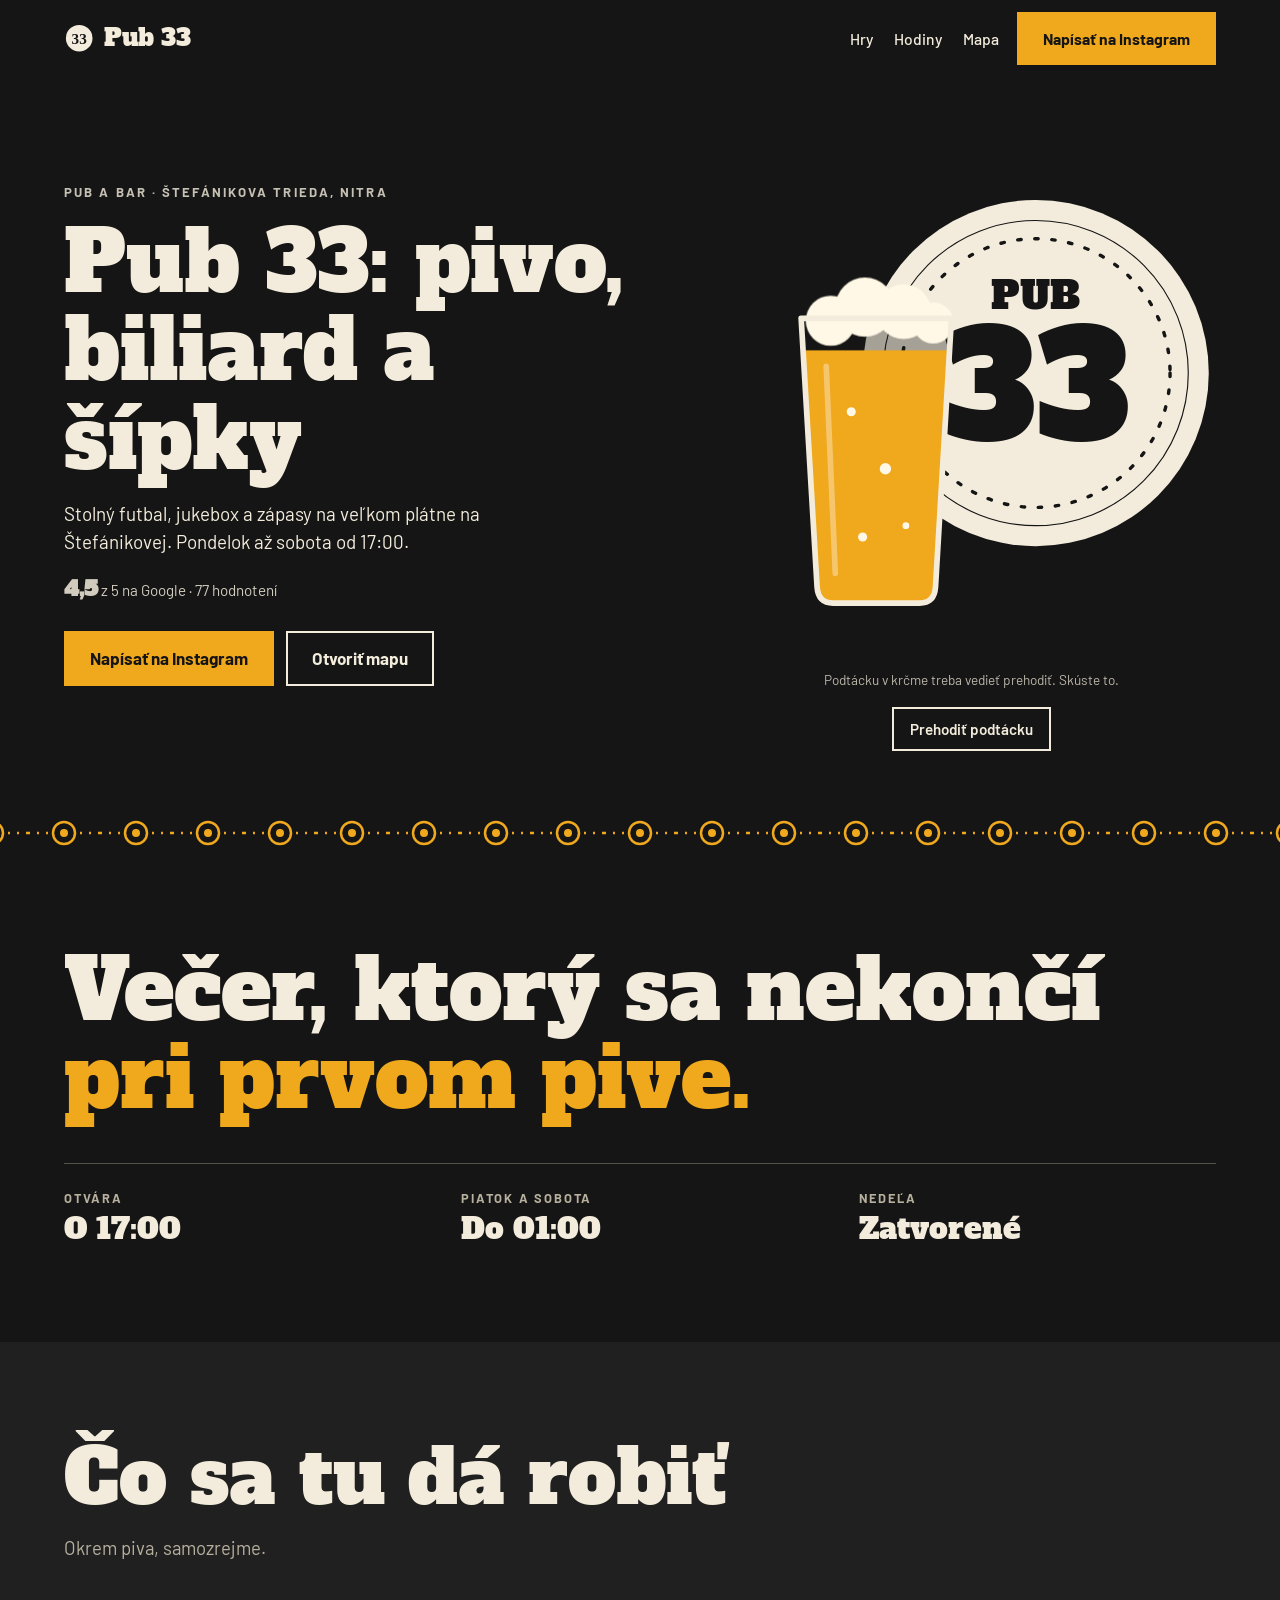
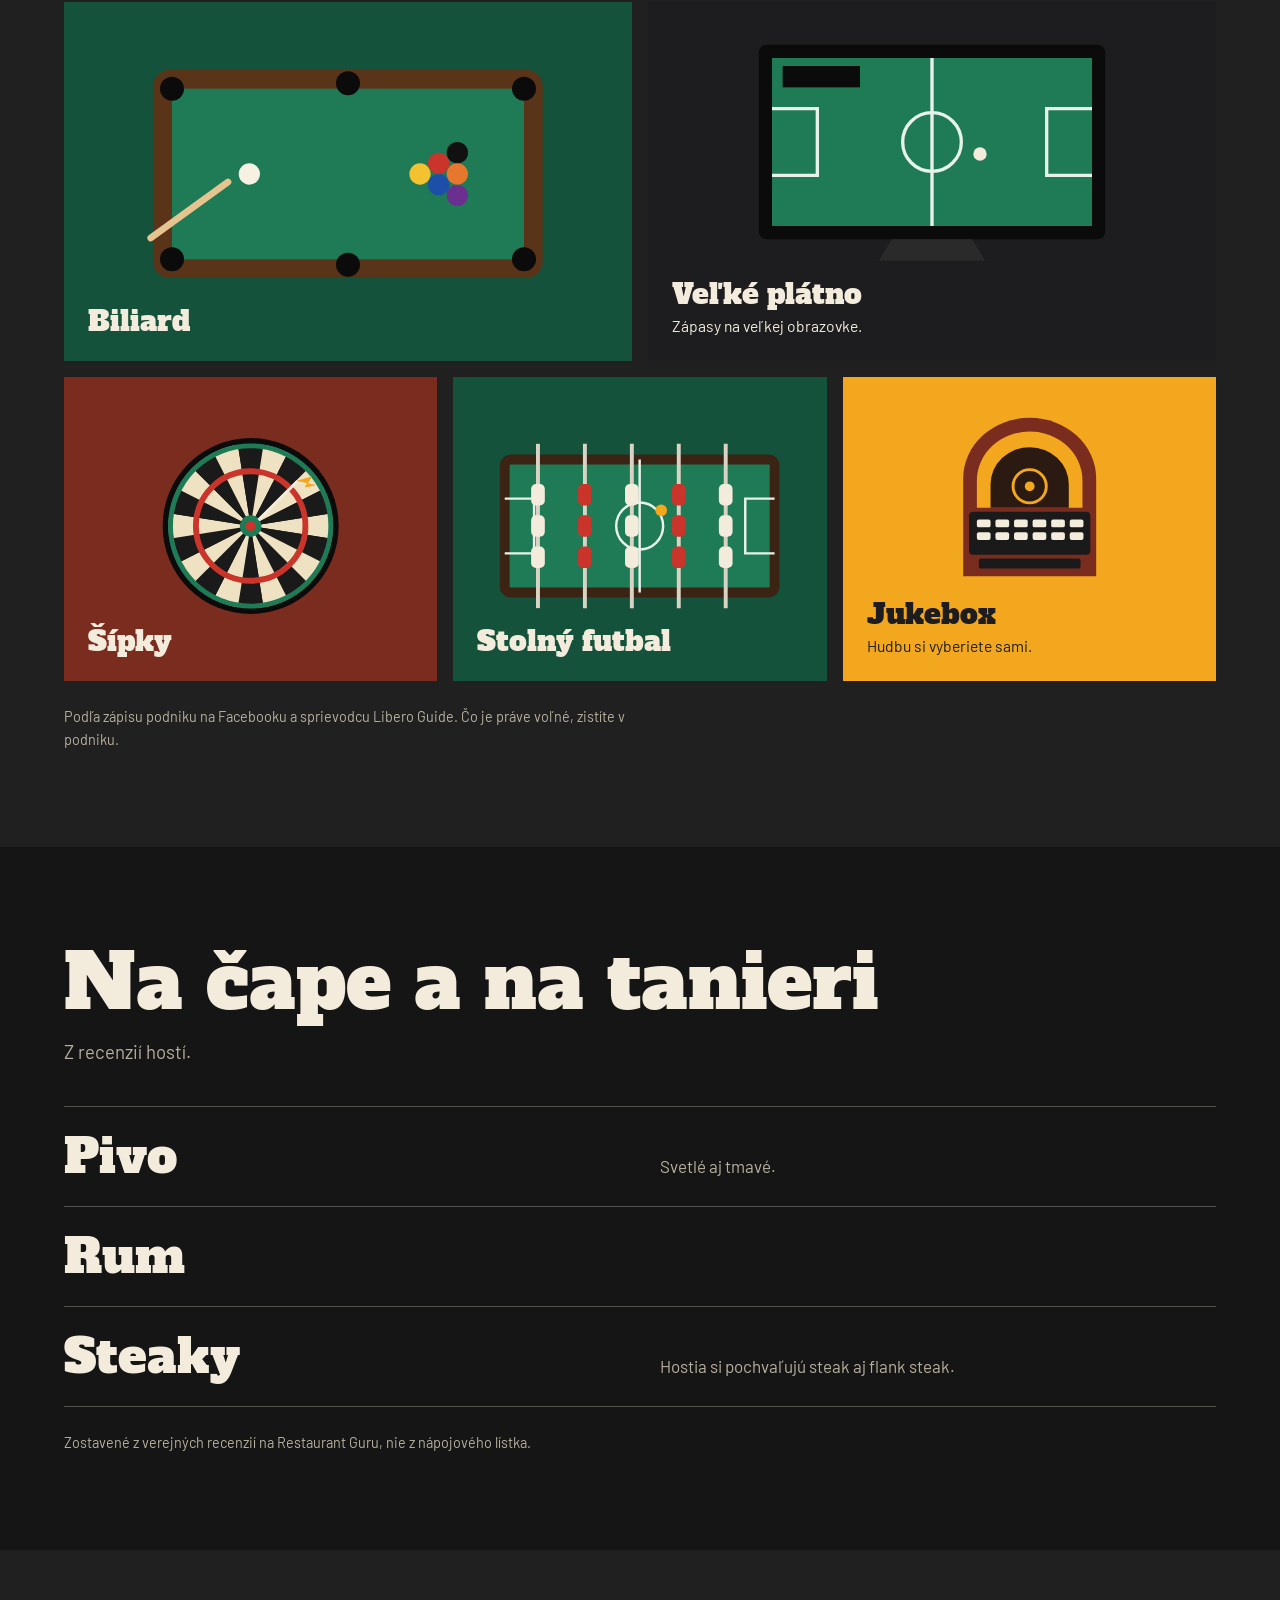
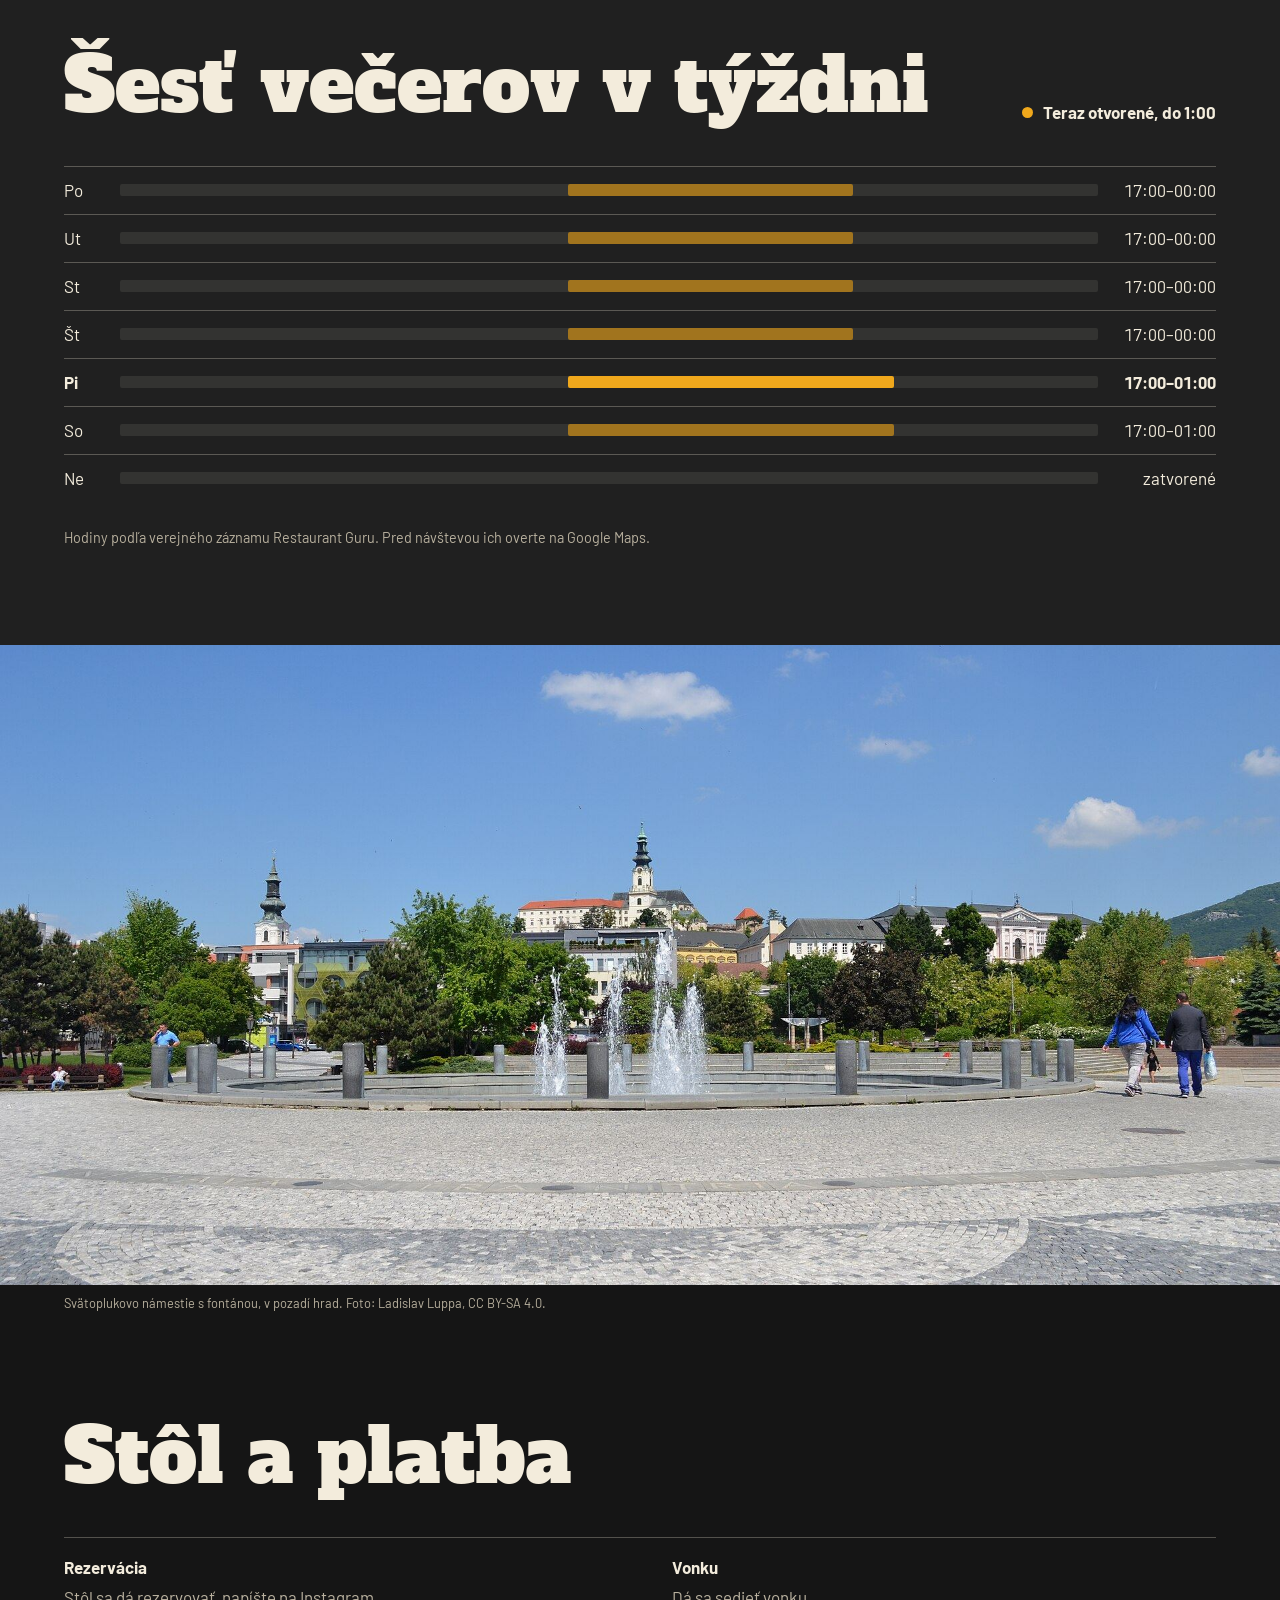
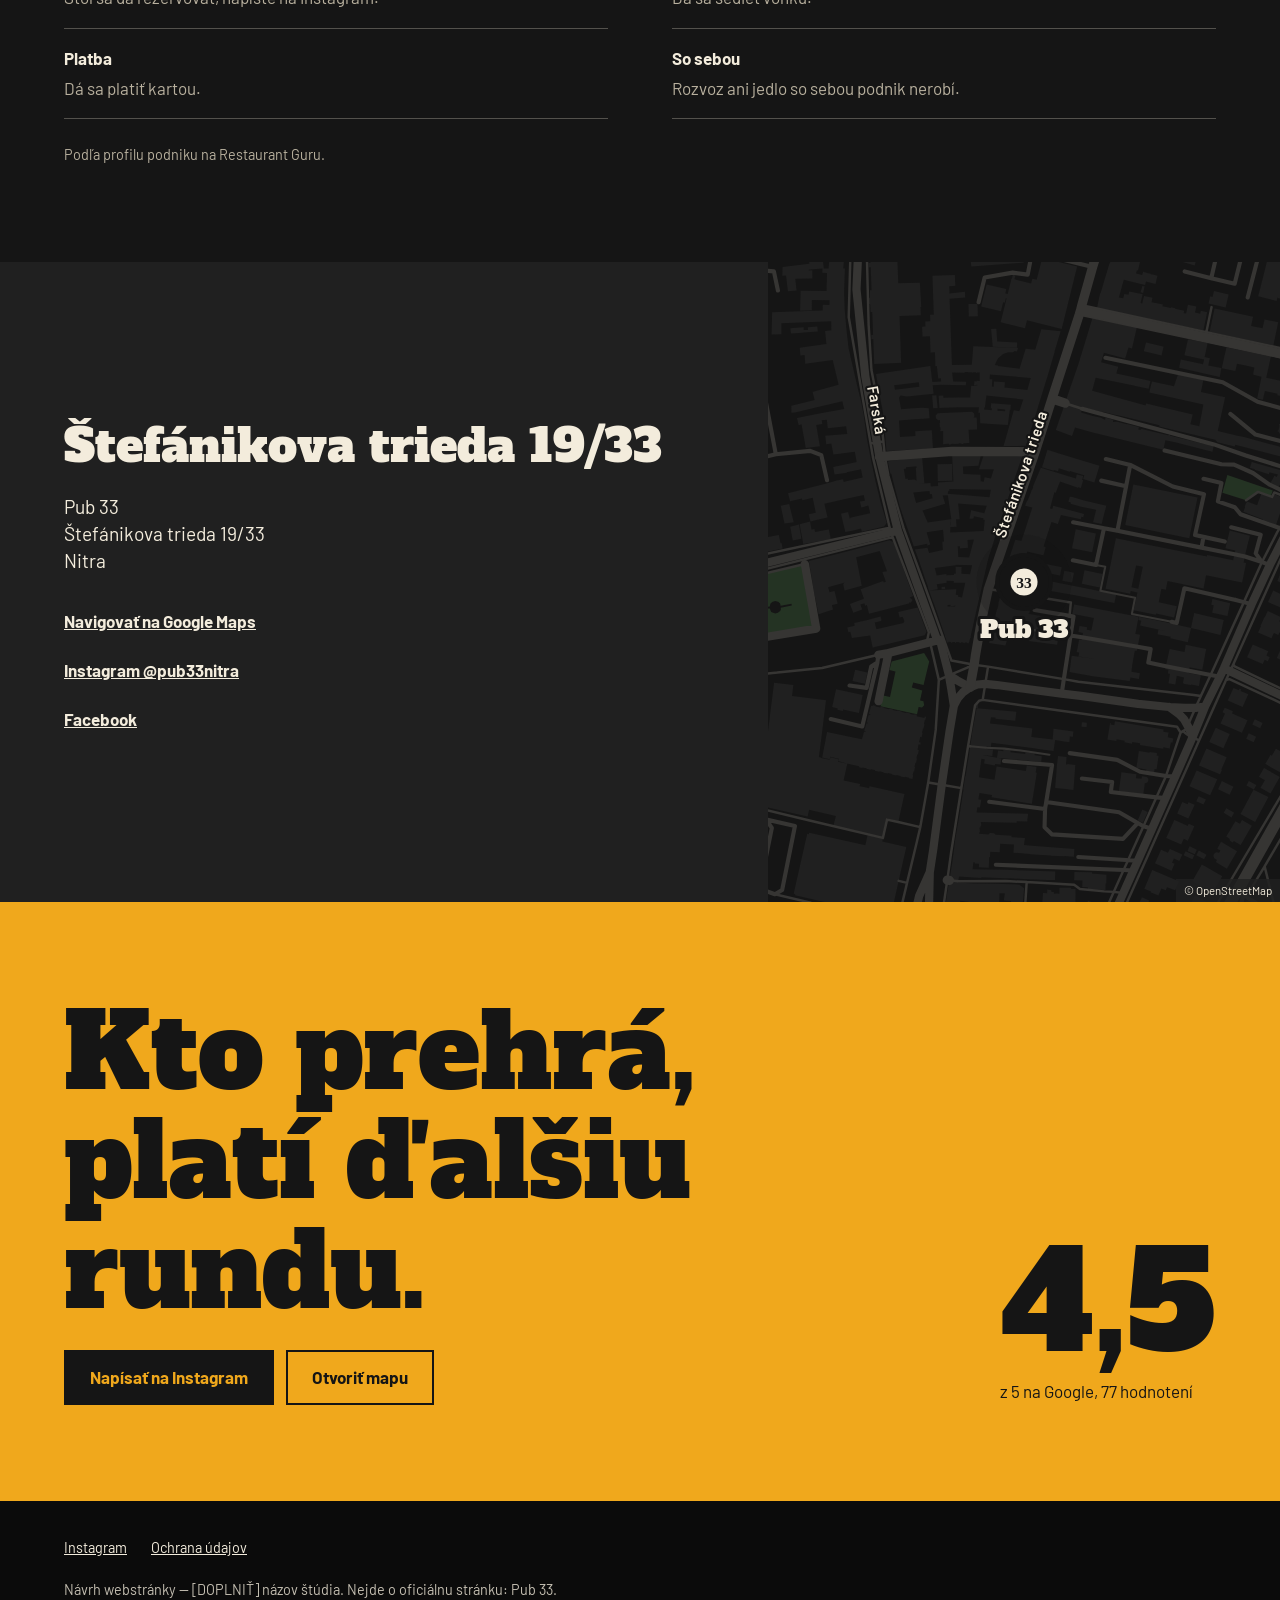
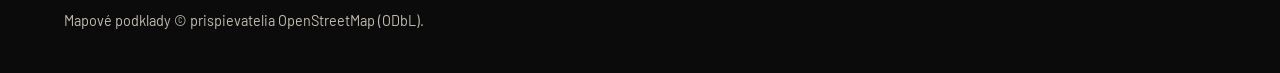
<file: index.html>
<!doctype html>
<html lang="sk">
<head>
  <meta charset="utf-8">
  <meta name="viewport" content="width=device-width, initial-scale=1">
  <title>Pub 33 Nitra | Pivo, biliard a šípky na Štefánikovej</title>
  <meta name="description" content="Pub 33 na Štefánikovej triede v Nitre: pivo, biliard, šípky, stolný futbal, jukebox a zápasy na veľkom plátne.">
  <meta name="theme-color" content="#151515">
  <meta property="og:type" content="website">
  <meta property="og:locale" content="sk_SK">
  <meta property="og:title" content="Pub 33 Nitra | Pivo, biliard a šípky na Štefánikovej">
  <meta property="og:description" content="Pub a bar na Štefánikovej triede v Nitre.">
  <meta property="og:image" content="assets/og.jpg">
  <meta property="og:image:width" content="1200">
  <meta property="og:image:height" content="630">
  <meta property="og:image:alt" content="Pollitrový pohár piva s penou a pivný podtácok s číslom 33">
  <link rel="icon" href="assets/favicon.svg" type="image/svg+xml">
  <link rel="preconnect" href="https://fonts.googleapis.com">
  <link rel="preconnect" href="https://fonts.gstatic.com" crossorigin>
  <link href="https://fonts.googleapis.com/css2?family=Alfa+Slab+One&family=Barlow:wght@400;500;700&display=swap" rel="stylesheet">
  <link rel="stylesheet" href="style.css">
  <script defer src="idea.js"></script>
  <script defer src="site.js"></script>
  <script type="application/ld+json">
{
  "@context": "https://schema.org",
  "@type": "BarOrPub",
  "name": "Pub 33",
  "address": {
    "@type": "PostalAddress",
    "streetAddress": "Štefánikova trieda 19/33",
    "addressLocality": "Nitra",
    "addressCountry": "SK"
  },
  "sameAs": [
    "https://www.instagram.com/pub33nitra/"
  ]
}
  </script>
</head>
<body>
  <a class="skip-link" href="#ponuka">Preskočiť na obsah</a>

  <header class="topbar">
    <a class="brand" href="#top" aria-label="Pub 33, začiatok stránky"><svg class="brand-mark" viewBox="0 0 32 32" aria-hidden="true" focusable="false"><circle cx="16" cy="16" r="14" fill="#f3ecdc"/><text x="16" y="22" text-anchor="middle" font-size="16" font-weight="900" font-family="Georgia,serif" fill="#151515">33</text></svg><span>Pub 33</span></a>
    <nav class="topbar-nav" aria-label="Hlavná navigácia">
      <a href="#ponuka">Hry</a>
      <a href="#hodiny">Hodiny</a>
      <a href="#mapa">Mapa</a>
      <a class="button topbar-cta" href="https://www.instagram.com/pub33nitra/" rel="noopener">Napísať na Instagram</a>
    </nav>
  </header>

  <main id="top">
    <section class="hero hero--split">

      <div class="hero-copy">
        <p class="hero-kicker">Pub a bar · Štefánikova trieda, Nitra</p>
        <h1>Pub 33: pivo, biliard a šípky</h1>
        <p class="hero-lede">Stolný futbal, jukebox a zápasy na veľkom plátne na Štefánikovej. Pondelok až sobota od 17:00.</p>
        <p class="hero-rating"><strong>4,5</strong> z 5 na Google · 77 hodnotení</p>
        <div class="actions">
          <a class="button" href="https://www.instagram.com/pub33nitra/" rel="noopener">Napísať na Instagram</a>
          <a class="button button-ghost" href="https://www.google.com/maps/search/?api=1&amp;query=Pub%2033%20%C5%A0tef%C3%A1nikova%20trieda%2019/33%20Nitra" rel="noopener">Otvoriť mapu</a>
        </div>
      </div>
      <div class="hero-art">
        <svg class="art pub" viewBox="0 0 430 420" role="group" aria-label="Pollitrový pohár piva s penou a pivný podtácok s číslom 33">
<defs>
<clipPath id="pub-glass"><path d="M66 148 H198 L184 384 Q183 398 170 398 H94 Q81 398 80 384Z"/></clipPath>
<clipPath id="pub-glass-top"><path d="M66 148 H198 L184 384 Q183 398 170 398 H94 Q81 398 80 384Z"/><rect x="62" y="100" width="140" height="60"/></clipPath>
</defs>
<g class="coaster" role="button" tabindex="0" aria-label="Prehodiť podtácku">
<circle class="fa4" cx="272" cy="196" r="152"/>
<circle class="sa3" cx="272" cy="196" r="134"/>
<circle cx="272" cy="196" r="118" fill="none" stroke="var(--art-3)" stroke-width="3" stroke-dasharray="3 12"/>
<g class="coaster-front">
<text class="art-text" x="272" y="140" text-anchor="middle" font-size="34" fill="var(--art-3)">PUB</text>
<text class="art-text" x="272" y="256" text-anchor="middle" font-size="132" fill="var(--art-3)">33</text>
</g>
<g class="coaster-back" opacity="0">
<text class="art-text" x="272" y="188" text-anchor="middle" font-size="56" fill="var(--art-3)">NA</text>
<text class="art-text" x="272" y="246" text-anchor="middle" font-size="46" fill="var(--art-3)">ZDRAVIE!</text>
</g>
</g>
<g clip-path="url(#pub-glass)"><rect class="fa3" x="60" y="140" width="150" height="270" opacity=".35"/><rect class="fa1 beer" x="60" y="176" width="150" height="234"/></g>
<g clip-path="url(#pub-glass-top)"><g class="foam"><circle class="fa6" cx="92" cy="150" r="22"/><circle class="fa6" cx="122" cy="138" r="26"/><circle class="fa6" cx="156" cy="142" r="24"/><circle class="fa6" cx="182" cy="152" r="18"/></g></g>
<path class="sa2" d="M66 148 H198 L184 384 Q183 398 170 398 H94 Q81 398 80 384Z" stroke-width="5"/>
<circle class="fa6" cx="110" cy="230" r="4"/><circle class="fa6" cx="140" cy="280" r="5"/><circle class="fa6" cx="158" cy="330" r="3"/><circle class="fa6" cx="120" cy="340" r="4"/>
<path d="M88 190 L96 372" stroke="#fff" stroke-width="5" opacity=".35"/>
        </svg>
<p class="idea-hint">Podtácku v krčme treba vedieť prehodiť. Skúste to.</p>
<div class="controls"><button class="control" type="button" data-flip>Prehodiť podtácku</button></div>
      </div>
    </section>

    <div class="divider" aria-hidden="true"></div>

    <section class="block tone-base " id="ponuka">
      <div class="block-inner">
        <p class="statement-text">Večer, ktorý sa nekončí <em>pri prvom pive.</em></p>
        <dl class="statement-facts"><div><dt>Otvára</dt><dd>O 17:00</dd></div><div><dt>Piatok a sobota</dt><dd>Do 01:00</dd></div><div><dt>Nedeľa</dt><dd>Zatvorené</dd></div></dl>
      </div>
    </section>

    <section class="block tone-alt " id="hry">
      <div class="block-inner">
        <h2 class="block-title">Čo sa tu dá robiť</h2><p class="block-lead">Okrem piva, samozrejme.</p>
        <ul class="room"><li class="room-tile" style="--tile:#14523b;--tile-ink:#f3ecdc"><svg viewBox="0 0 320 180" aria-hidden="true" focusable="false"><rect x="14" y="12" width="292" height="156" rx="12" fill="#5a3418"/><rect x="28" y="26" width="264" height="128" fill="#1f7a56"/><circle cx="28" cy="26" r="9" fill="#0b0b0b"/><circle cx="160" cy="22" r="9" fill="#0b0b0b"/><circle cx="292" cy="26" r="9" fill="#0b0b0b"/><circle cx="28" cy="154" r="9" fill="#0b0b0b"/><circle cx="160" cy="158" r="9" fill="#0b0b0b"/><circle cx="292" cy="154" r="9" fill="#0b0b0b"/><circle cx="214" cy="90" r="8" fill="#f2c230"/><circle cx="228" cy="82" r="8" fill="#c9352b"/><circle cx="228" cy="98" r="8" fill="#1d4fa8"/><circle cx="242" cy="74" r="8" fill="#111"/><circle cx="242" cy="90" r="8" fill="#e8772e"/><circle cx="242" cy="106" r="8" fill="#6a2f8f"/><circle cx="86" cy="90" r="8" fill="#f7f1e3"/><path d="M70 96 L12 138" stroke="#e6c48f" stroke-width="5" stroke-linecap="round"/></svg><h3>Biliard</h3></li><li class="room-tile" style="--tile:#1d1d1f;--tile-ink:#f3ecdc"><svg viewBox="0 0 320 180" aria-hidden="true" focusable="false"><rect x="30" y="14" width="260" height="146" rx="6" fill="#0b0b0b"/><rect x="40" y="24" width="240" height="126" fill="#1f7a56"/><path d="M160 24 V150 M40 62 H74 V112 H40 M280 62 H246 V112 H280" fill="none" stroke="#e8f2ea" stroke-width="2.5"/><circle cx="160" cy="87" r="22" fill="none" stroke="#e8f2ea" stroke-width="2.5"/><circle cx="196" cy="96" r="5" fill="#f3ecdc"/><rect x="48" y="30" width="58" height="16" fill="#0b0b0b"/><path d="M130 160 L120 176 H200 L190 160" fill="#2a2a2a"/></svg><h3>Veľké plátno</h3><p>Zápasy na veľkej obrazovke.</p></li><li class="room-tile" style="--tile:#7a2c1e;--tile-ink:#f3ecdc"><svg viewBox="0 0 320 180" aria-hidden="true" focusable="false"><circle cx="160" cy="90" r="90" fill="#0b0b0b"/><path d="M160 90 L243.0 76.9 A84 84 0 0 1 243.0 103.1Z" fill="#efe2c2"/><path d="M160 90 L243.0 103.1 A84 84 0 0 1 234.8 128.1Z" fill="#1a1a1a"/><path d="M160 90 L234.8 128.1 A84 84 0 0 1 219.4 149.4Z" fill="#efe2c2"/><path d="M160 90 L219.4 149.4 A84 84 0 0 1 198.1 164.8Z" fill="#1a1a1a"/><path d="M160 90 L198.1 164.8 A84 84 0 0 1 173.1 173.0Z" fill="#efe2c2"/><path d="M160 90 L173.1 173.0 A84 84 0 0 1 146.9 173.0Z" fill="#1a1a1a"/><path d="M160 90 L146.9 173.0 A84 84 0 0 1 121.9 164.8Z" fill="#efe2c2"/><path d="M160 90 L121.9 164.8 A84 84 0 0 1 100.6 149.4Z" fill="#1a1a1a"/><path d="M160 90 L100.6 149.4 A84 84 0 0 1 85.2 128.1Z" fill="#efe2c2"/><path d="M160 90 L85.2 128.1 A84 84 0 0 1 77.0 103.1Z" fill="#1a1a1a"/><path d="M160 90 L77.0 103.1 A84 84 0 0 1 77.0 76.9Z" fill="#efe2c2"/><path d="M160 90 L77.0 76.9 A84 84 0 0 1 85.2 51.9Z" fill="#1a1a1a"/><path d="M160 90 L85.2 51.9 A84 84 0 0 1 100.6 30.6Z" fill="#efe2c2"/><path d="M160 90 L100.6 30.6 A84 84 0 0 1 121.9 15.2Z" fill="#1a1a1a"/><path d="M160 90 L121.9 15.2 A84 84 0 0 1 146.9 7.0Z" fill="#efe2c2"/><path d="M160 90 L146.9 7.0 A84 84 0 0 1 173.1 7.0Z" fill="#1a1a1a"/><path d="M160 90 L173.1 7.0 A84 84 0 0 1 198.1 15.2Z" fill="#efe2c2"/><path d="M160 90 L198.1 15.2 A84 84 0 0 1 219.4 30.6Z" fill="#1a1a1a"/><path d="M160 90 L219.4 30.6 A84 84 0 0 1 234.8 51.9Z" fill="#efe2c2"/><path d="M160 90 L234.8 51.9 A84 84 0 0 1 243.0 76.9Z" fill="#1a1a1a"/><circle cx="160" cy="90" r="56" fill="none" stroke="#c9352b" stroke-width="6"/><circle cx="160" cy="90" r="82" fill="none" stroke="#1f7a56" stroke-width="5"/><circle cx="160" cy="90" r="11" fill="#1f7a56"/><circle cx="160" cy="90" r="5" fill="#c9352b"/><path d="M208 44 L168 84" stroke="#f3ecdc" stroke-width="3"/><path d="M208 44 L222 40 L216 50 L226 48" fill="#f2a71e" stroke="#f2a71e"/></svg><h3>Šípky</h3></li><li class="room-tile" style="--tile:#14523b;--tile-ink:#f3ecdc"><svg viewBox="0 0 320 180" aria-hidden="true" focusable="false"><rect x="22" y="22" width="276" height="136" rx="6" fill="#1f7a56" stroke="#3b2413" stroke-width="10"/><path d="M160 22 V158 M22 62 H52 V118 H22 M298 62 H268 V118 H298" fill="none" stroke="#e8f2ea" stroke-width="2.5"/><circle cx="160" cy="90" r="24" fill="none" stroke="#e8f2ea" stroke-width="2.5"/><path d="M56 6 V174" stroke="#d9d3c4" stroke-width="4"/><rect x="49" y="47" width="14" height="22" rx="5" fill="#f3ecdc"/><rect x="49" y="79" width="14" height="22" rx="5" fill="#f3ecdc"/><rect x="49" y="111" width="14" height="22" rx="5" fill="#f3ecdc"/><path d="M104 6 V174" stroke="#d9d3c4" stroke-width="4"/><rect x="97" y="47" width="14" height="22" rx="5" fill="#c9352b"/><rect x="97" y="79" width="14" height="22" rx="5" fill="#c9352b"/><rect x="97" y="111" width="14" height="22" rx="5" fill="#c9352b"/><path d="M152 6 V174" stroke="#d9d3c4" stroke-width="4"/><rect x="145" y="47" width="14" height="22" rx="5" fill="#f3ecdc"/><rect x="145" y="79" width="14" height="22" rx="5" fill="#f3ecdc"/><rect x="145" y="111" width="14" height="22" rx="5" fill="#f3ecdc"/><path d="M200 6 V174" stroke="#d9d3c4" stroke-width="4"/><rect x="193" y="47" width="14" height="22" rx="5" fill="#c9352b"/><rect x="193" y="79" width="14" height="22" rx="5" fill="#c9352b"/><rect x="193" y="111" width="14" height="22" rx="5" fill="#c9352b"/><path d="M248 6 V174" stroke="#d9d3c4" stroke-width="4"/><rect x="241" y="47" width="14" height="22" rx="5" fill="#f3ecdc"/><rect x="241" y="79" width="14" height="22" rx="5" fill="#f3ecdc"/><rect x="241" y="111" width="14" height="22" rx="5" fill="#f3ecdc"/><circle cx="182" cy="74" r="6" fill="#f2a71e"/></svg><h3>Stolný futbal</h3></li><li class="room-tile" style="--tile:#f2a71e;--tile-ink:#1d1d1f"><svg viewBox="0 0 320 180" aria-hidden="true" focusable="false"><path d="M92 170 V70 A68 62 0 0 1 228 70 V170Z" fill="#7a2c1e"/><path d="M106 170 V72 A54 50 0 0 1 214 72 V100 H106" fill="#f2a71e"/><path d="M120 100 V76 A40 38 0 0 1 200 76 V100Z" fill="#2a1a12"/><circle cx="160" cy="78" r="17" fill="none" stroke="#f2a71e" stroke-width="3"/><circle cx="160" cy="78" r="5" fill="#f2a71e"/><rect x="98" y="104" width="124" height="44" rx="4" fill="#1a1a1a"/><rect x="106" y="112" width="14" height="8" rx="2" fill="#f3ecdc"/><rect x="125" y="112" width="14" height="8" rx="2" fill="#f3ecdc"/><rect x="144" y="112" width="14" height="8" rx="2" fill="#f3ecdc"/><rect x="163" y="112" width="14" height="8" rx="2" fill="#f3ecdc"/><rect x="182" y="112" width="14" height="8" rx="2" fill="#f3ecdc"/><rect x="201" y="112" width="14" height="8" rx="2" fill="#f3ecdc"/><rect x="106" y="125" width="14" height="8" rx="2" fill="#f3ecdc"/><rect x="125" y="125" width="14" height="8" rx="2" fill="#f3ecdc"/><rect x="144" y="125" width="14" height="8" rx="2" fill="#f3ecdc"/><rect x="163" y="125" width="14" height="8" rx="2" fill="#f3ecdc"/><rect x="182" y="125" width="14" height="8" rx="2" fill="#f3ecdc"/><rect x="201" y="125" width="14" height="8" rx="2" fill="#f3ecdc"/><rect x="108" y="152" width="104" height="10" rx="2" fill="#1a1a1a"/></svg><h3>Jukebox</h3><p>Hudbu si vyberiete sami.</p></li></ul><p class="block-note">Podľa zápisu podniku na Facebooku a sprievodcu Libero Guide. Čo je práve voľné, zistíte v podniku.</p>
      </div>
    </section>

    <section class="block tone-base ">
      <div class="block-inner">
        <h2 class="block-title">Na čape a na tanieri</h2><p class="block-lead">Z recenzií hostí.</p>
        <ul class="rows"><li class="row"><h3 class="row-name">Pivo</h3><p class="row-text">Svetlé aj tmavé.</p></li><li class="row"><h3 class="row-name">Rum</h3></li><li class="row"><h3 class="row-name">Steaky</h3><p class="row-text">Hostia si pochvaľujú steak aj flank steak.</p></li></ul>
        <p class="block-note">Zostavené z verejných recenzií na Restaurant Guru, nie z nápojového lístka.</p>
      </div>
    </section>

    <section class="block tone-alt " id="hodiny">
      <div class="block-inner" data-hours="[[1020, 1440], [1020, 1440], [1020, 1440], [1020, 1440], [1020, 1500], [1020, 1500], null]" data-days="[&quot;pondelok&quot;, &quot;utorok&quot;, &quot;streda&quot;, &quot;štvrtok&quot;, &quot;piatok&quot;, &quot;sobota&quot;, &quot;nedeľa&quot;]">
        <div class="week-head">
          <h2 class="block-title">Šesť večerov v týždni</h2>
          <p class="week-status" aria-live="polite">Otváracie hodiny</p>
        </div>
        <ul class="week"><li class="week-day"><span>Po</span> <span class="week-track"><span class="week-bar" style="--from: 45.83%; --span: 29.17%"></span></span> <span class="week-time">17:00–00:00</span></li><li class="week-day"><span>Ut</span> <span class="week-track"><span class="week-bar" style="--from: 45.83%; --span: 29.17%"></span></span> <span class="week-time">17:00–00:00</span></li><li class="week-day"><span>St</span> <span class="week-track"><span class="week-bar" style="--from: 45.83%; --span: 29.17%"></span></span> <span class="week-time">17:00–00:00</span></li><li class="week-day"><span>Št</span> <span class="week-track"><span class="week-bar" style="--from: 45.83%; --span: 29.17%"></span></span> <span class="week-time">17:00–00:00</span></li><li class="week-day"><span>Pi</span> <span class="week-track"><span class="week-bar" style="--from: 45.83%; --span: 33.34%"></span></span> <span class="week-time">17:00–01:00</span></li><li class="week-day"><span>So</span> <span class="week-track"><span class="week-bar" style="--from: 45.83%; --span: 33.34%"></span></span> <span class="week-time">17:00–01:00</span></li><li class="week-day"><span>Ne</span> <span class="week-track"></span> <span class="week-time">zatvorené</span></li></ul>
        <p class="block-note">Hodiny podľa verejného záznamu Restaurant Guru. Pred návštevou ich overte na Google Maps.</p>
      </div>
    </section>

    <section class="block tone-base ">
      <figure class="photo-band">
        <img src="assets/photos/svatoplukovo-namestie.jpg" width="1920" height="1280" alt="Svätoplukovo námestie v Nitre s fontánou, v pozadí hrad" loading="lazy">
        <figcaption>Svätoplukovo námestie s fontánou, v pozadí hrad. Foto: Ladislav Luppa, CC BY-SA 4.0.</figcaption>
      </figure>
    </section>

    <section class="block tone-base ">
      <div class="block-inner">
        <h2 class="block-title">Stôl a platba</h2>
        <ul class="notes"><li class="note"><span class="note-title">Rezervácia</span><p class="note-text">Stôl sa dá rezervovať, napíšte na Instagram.</p></li><li class="note"><span class="note-title">Vonku</span><p class="note-text">Dá sa sedieť vonku.</p></li><li class="note"><span class="note-title">Platba</span><p class="note-text">Dá sa platiť kartou.</p></li><li class="note"><span class="note-title">So sebou</span><p class="note-text">Rozvoz ani jedlo so sebou podnik nerobí.</p></li></ul>
        <p class="block-note">Podľa profilu podniku na Restaurant Guru.</p>
      </div>
    </section>

    <section class="block tone-alt " id="mapa">
      <div class="place-grid place-grid--flip">
        <div class="place-map"><svg class="street-map" viewBox="0 0 960 620" role="img" aria-label="Mapa okolia: Pub 33" preserveAspectRatio="xMidYMid slice">
  <rect width="960" height="620" fill="var(--bg)"/>
  <path d="M695.5 619.4L697.7 619.6L701.4 621.6L704.4 625.7L704.6 630.5L702.7 631.4L698.1 624.3L694.4 626.4L692.7 625.5L693.8 620.6L695.5 619.4ZM685.7 657.2L691.5 653.5L697.3 662.7L694.5 664.8L690.5 658.5L687.5 660.4L685.7 657.2ZM718.0 -95.2L715.5 -93.9L714.5 -91.9L718.6 -84.4L714.0 -64.6L715.6 -61.1L709.3 -36.5L702.4 -38.3L699.9 -34.5L700.0 -31.2L702.7 -28.7L768.4 -12.3L770.2 -11.9L771.1 -12.5L771.6 -13.4L772.5 -17.6L772.0 -19.5L770.5 -20.4L768.1 -21.0L764.9 -21.9L765.5 -24.6L776.8 -71.2L782.5 -69.6L783.7 -74.2L782.4 -77.7L776.6 -80.3L774.3 -73.5L727.4 -85.6L728.6 -91.6L718.0 -95.2ZM28.1 684.3L34.2 657.3L36.7 652.9L40.8 650.5L46.4 651.1L87.4 662.0L91.9 663.4L140.1 676.7L142.3 681.3L136.3 708.6L79.8 696.2L28.1 684.3ZM224.6 302.8L267.7 292.6L278.7 355.1L228.0 363.6L227.0 335.9L233.7 335.7L235.1 339.0L236.9 339.9L239.2 340.5L241.6 339.8L243.8 338.1L244.5 336.6L244.4 334.9L255.1 332.8L254.7 331.1L244.3 332.9L243.6 330.5L241.8 329.1L239.1 328.4L236.4 329.1L234.4 330.8L233.7 333.8L226.9 334.1L224.6 302.8ZM967.7 106.5L956.7 107.5L937.6 92.8L938.3 89.9L937.0 87.6L978.1 66.2L988.2 76.3L967.7 106.5ZM383.2 378.8L388.2 387.0L382.7 409.8L372.7 407.3L371.3 412.1L381.4 415.0L379.3 424.7L382.6 425.6L383.3 429.4L381.2 431.5L377.9 431.0L376.4 438.1L341.0 430.4L343.6 420.0L350.2 421.4L355.5 396.8L349.7 395.3L351.8 387.1L383.2 378.8ZM672.2 223.6L677.0 206.3L721.0 221.4L719.0 227.0L706.7 222.7L695.2 230.8L672.2 223.6ZM328.3 667.6L332.5 650.3L307.5 645.4L266.3 640.9L206.1 636.8L205.5 640.6L328.3 667.6ZM31.2 392.4L29.9 428.4L59.9 476.6L111.8 482.1L112.7 470.5L92.6 469.5L92.4 462.3L80.3 466.5L72.6 465.8L62.5 461.5L65.3 409.0L76.7 404.5L85.9 405.1L96.6 409.5L96.6 398.7L31.2 392.4ZM95.2 244.6L87.7 245.8L33.5 252.2L35.1 264.5L96.7 256.7L95.2 244.6ZM-231.8 102.0L-99.2 0.5L-97.1 -5.2L-94.3 -12.7L-82.8 -20.0L-76.1 -27.8L-87.4 -43.5L-68.5 -58.4L-46.3 -20.3L-40.9 -9.8L-53.2 -4.6L-128.3 74.8L-109.8 90.8L-115.2 97.9L-144.5 73.8L-167.8 57.3L-202.3 97.2L-183.2 114.2L-203.1 136.6L-231.8 102.0ZM-71.5 136.2L-22.7 84.2L-59.0 41.1L-115.0 99.4L-71.5 136.2ZM48.0 477.0L33.9 474.7L29.0 472.0L26.0 466.8L26.3 442.8L48.0 477.0ZM198.8 94.3L204.5 119.0L178.1 101.2L180.6 76.2L187.6 50.1L198.8 94.3Z" fill="color-mix(in srgb, #4f8a4a 26%, var(--bg))"/>
  <path d="M-128.0 -1137.6L-134.3 -1140.5L-139.8 -1132.7L-150.2 -1095.3L-189.0 -968.5L-206.0 -909.0L-216.0 -883.7L-232.0 -851.5L-254.9 -807.3L-277.3 -770.5L-306.6 -726.2L-334.9 -686.0L-366.0 -645.3L-396.7 -610.6L-419.2 -584.9L-452.8 -551.3L-490.2 -516.2L-521.3 -490.3L-559.0 -460.7L-589.5 -438.7L-622.6 -415.8L-658.6 -393.2L-706.2 -366.9L-732.2 -353.3L-759.9 -341.0L-769.1 -337.5L-828.7 -312.3L-893.0 -290.2L-936.4 -276.8L-982.6 -266.0L-1017.5 -259.9L-1056.5 -254.6L-1104.9 -248.0L-1148.7 -243.1L-1200.2 -241.2L-1254.3 -240.7L-1306.5 -243.0L-1364.8 -247.1L-1404.2 -252.3L-1449.4 -261.1L-1500.2 -274.1L-1564.3 -293.5L-1675.6 -334.1L-1731.4 -357.8L-1807.5 -392.1L-2104.3 -605.4L-2241.4 -713.9L-2299.7 -756.5L-2451.6 -845.2L-2508.4 -869.6L-2615.4 -914.9L-2720.1 -961.2L-2833.3 -1011.4L-2925.1 -1051.6L-2962.0 -1066.4L-3006.4 -1088.7L-3028.0 -1048.9L-2930.1 -997.5L-2850.4 -966.1L-2750.7 -926.8L-2657.6 -879.8L-2607.9 -857.5L-2506.2 -805.8L-2449.0 -774.4L-2022.9 -465.4L-1922.5 -397.1L-1872.8 -365.9L-1831.1 -341.4L-1758.6 -298.9L-1692.3 -274.6L-1521.1 -218.1L-1392.0 -193.6L-1258.1 -183.6L-1112.0 -186.5L-1012.2 -202.1L-926.7 -222.8L-844.1 -249.2L-701.6 -306.9L-590.4 -368.9L-503.5 -432.3L-438.6 -487.1L-338.2 -591.2L-275.4 -671.7L-229.8 -738.6L-149.3 -889.0L-96.6 -1011.5L-61.4 -1078.5L-35.9 -1132.7L-40.8 -1135.9L-23.2 -1171.9L-14.3 -1211.3L5.6 -1316.7L20.3 -1379.8L28.6 -1405.5L58.0 -1468.9L99.4 -1527.3L156.4 -1578.6L205.5 -1616.3L254.3 -1641.2L289.2 -1652.2L330.9 -1662.8L374.4 -1668.5L422.4 -1669.2L471.3 -1664.5L522.2 -1653.3L568.9 -1637.0L623.1 -1608.5L663.0 -1576.5L692.2 -1552.2L720.7 -1518.0L752.8 -1468.2L772.7 -1431.8L804.1 -1357.8L825.5 -1308.6L841.8 -1260.1L861.8 -1205.3L886.0 -1161.1L903.8 -1123.4L928.8 -1082.0L953.0 -1040.7L1000.8 -968.8L1040.6 -909.6L1076.3 -866.2L1114.0 -821.3L1154.0 -776.4L1207.4 -713.0L1250.1 -663.8L1279.4 -610.4L1308.6 -544.1L1327.1 -471.5L1334.9 -406.6L1334.2 -350.3L1327.8 -302.6L1317.8 -242.0L1300.7 -192.2L1272.9 -128.0L1260.8 -108.8L1212.4 -39.7L1137.6 50.1L1087.7 115.0L1030.7 185.5L971.5 261.0L913.8 335.8L853.2 414.2L803.4 482.6L774.2 533.2L749.9 587.4L732.8 647.2L722.9 696.4L716.4 739.9L713.6 809.0L724.3 890.9L733.5 945.1L751.4 1000.7L784.1 1069.8L821.2 1129.7L986.5 1359.9L1072.7 1481.0L1183.9 1634.2L1220.9 1691.3L1248.0 1751.1L1267.2 1806.7L1282.2 1880.8L1286.5 1932.9L1281.5 2128.8L1277.9 2236.5L1274.4 2350.5L1272.2 2451.7L1274.4 2498.1L1286.5 2565.1L1318.5 2677.7L1334.9 2727.6L1352.8 2797.4L1372.0 2863.7L1379.1 2900.8L1379.1 2947.1L1377.0 3004.1L1366.3 3061.2L1330.7 3172.3L1288.6 3280.0L1243.0 3409.7L1225.9 3452.5L1211.4 3492.2L1196.7 3532.3L1139.0 3669.2L1077.0 3829.6L1056.3 3882.4L1039.2 3960.0L1032.1 3987.9L1027.8 4051.3L1028.3 4099.7L1033.1 4099.7L1033.1 4106.9L1028.0 4106.9L1028.5 4119.7L1037.1 4168.9L1052.1 4223.8L1066.3 4268.7L1084.1 4310.1L1106.2 4353.6L1141.1 4415.6L1199.6 4521.1L1245.9 4603.1L1270.8 4652.3L1290.1 4697.9L1310.7 4764.2L1319.0 4783.6L1328.5 4824.8L1358.5 4933.2L1381.3 5002.4L1402.6 5051.6L1426.1 5092.2L1454.6 5128.6L1464.7 5140.1L1496.7 5171.3L1527.3 5199.1L1565.8 5221.3L1620.1 5248.8L1665.9 5275.0L1729.0 5313.2L1786.7 5346.0L1860.8 5385.2L1917.8 5430.2L1962.7 5478.6L1998.6 5526.9L2013.1 5546.5L2027.3 5565.5L2047.5 5592.7L2087.4 5646.2L2095.2 5641.9L2101.3 5649.3L2108.1 5657.6L2097.4 5664.0L2320.4 5950.0L2386.0 6029.8L2438.0 6094.7L2502.1 6159.6L2522.1 6180.7L2539.9 6199.5L2604.2 6237.2L2689.5 6287.2L2772.7 6320.7L2857.6 6344.6L2961.9 6370.7L3054.9 6381.7L3160.4 6377.3L3261.6 6370.2L3317.6 6356.6L3357.8 6347.1L3473.0 6304.9L3566.8 6274.5L3654.5 6261.7L3728.1 6262.8L3785.5 6268.8L3839.7 6281.2L3902.4 6301.4L3966.4 6325.4L4027.2 6360.6L4220.8 6560.4L4280.7 6616.0L4426.8 6713.0L4600.6 6798.6L4725.3 6865.6L4783.0 6909.1L4880.6 7008.9L4968.3 7139.4L5038.1 7248.6L5122.9 7362.0L5189.9 7430.4L5338.8 7552.4L5488.5 7676.5L5591.1 7832.4L5615.3 7898.0L5776.6 8604.1L5819.9 8726.1L5857.2 8804.8L5911.6 8897.6L5984.1 8985.4L6132.3 9093.3L6248.2 9149.8L6373.1 9192.2L6486.0 9209.4L6589.8 9216.4L6802.4 9195.2L7166.0 9150.2L7553.0 9114.9L7594.9 9122.7L7665.5 9161.3L7737.4 9225.3L7785.7 9306.0L8085.4 9902.3L8130.0 9970.5L8167.2 10017.8L8213.9 10056.5L8267.6 10101.7L8357.8 10159.6L8463.6 10217.3L8639.5 10322.6L8789.0 10432.6L8928.4 10603.9L9013.8 10748.0L9130.2 10988.1L9187.5 11089.1L9272.8 11318.9L9937.1 12930.6L10104.9 13340.5L10124.0 13429.4L10126.4 13535.1L10111.2 13664.8L10087.1 13738.1L9903.9 14100.6L9867.6 14222.0L9856.9 14294.2L9850.5 14415.9L9861.3 14487.0L9917.0 14652.6L10035.8 14944.0L10058.9 15022.6L10083.2 15082.5L10096.3 15120.4L10105.9 15162.7L10171.7 15614.7L10213.4 15749.3L10248.6 15738.1L10226.4 15670.5L10210.8 15609.9L10199.4 15540.6L10182.5 15409.2L10167.8 15288.9L10148.5 15157.9L10130.9 15093.2L10102.1 15016.2L10066.4 14917.6L9910.5 14528.4L9894.2 14465.3L9889.1 14430.8L9886.7 14384.2L9885.7 14324.3L9889.3 14286.3L9897.4 14240.3L9911.0 14186.4L9930.4 14132.0L9949.0 14086.0L10107.3 13778.1L10129.3 13728.7L10145.9 13673.4L10159.4 13592.3L10167.6 13521.4L10158.5 13436.9L10144.8 13359.6L10033.8 13025.1L9744.5 12328.4L9690.7 12200.7L9611.9 12004.0L9487.5 11709.9L9392.3 11477.3L9199.7 11044.8L9179.1 10983.0L9165.5 10919.5L9086.4 10745.3L9032.2 10648.6L8960.6 10534.3L8879.4 10435.6L8732.0 10301.4L8569.9 10198.1L8326.1 10061.9L8286.8 10026.5L8184.0 9934.7L8166.9 9908.5L7945.1 9465.4L7816.1 9224.3L7787.9 9184.8L7751.9 9144.4L7724.3 9118.5L7680.6 9104.1L7636.3 9081.5L7581.4 9063.4L7509.6 9052.3L7395.0 9063.3L7241.6 9092.7L7038.7 9120.8L6861.2 9146.6L6737.0 9163.4L6640.6 9171.3L6553.1 9174.6L6462.1 9163.3L6362.4 9147.7L6259.3 9108.4L6157.2 9048.5L6075.3 8981.4L5992.5 8896.3L5927.4 8803.1L5875.3 8707.0L5821.9 8553.6L5729.2 8168.3L5632.9 7839.5L5620.9 7809.2L5599.4 7771.8L5534.3 7678.4L5526.6 7666.0L5524.4 7656.0L5523.8 7645.2L5474.9 7610.1L5228.3 7396.5L5149.6 7319.4L5091.2 7233.4L4948.1 7015.3L4894.7 6937.1L4872.6 6912.6L4839.7 6884.8L4789.1 6847.8L4746.4 6819.4L4626.2 6758.1L4438.8 6676.8L4397.9 6651.7L4320.6 6594.6L4280.2 6557.4L4253.7 6526.9L4083.2 6358.3L4042.2 6322.5L4018.9 6305.2L3986.2 6288.0L3951.5 6270.4L3875.8 6241.4L3809.8 6223.6L3754.5 6215.2L3701.0 6210.5L3664.9 6211.9L3631.4 6214.7L3580.3 6222.8L3523.3 6235.3L3482.1 6248.0L3402.3 6277.9L3346.2 6300.1L3298.4 6317.1L3244.8 6325.0L3192.0 6327.8L3125.5 6329.8L3026.8 6331.4L2972.6 6326.8L2931.5 6320.7L2916.4 6318.5L2870.6 6308.4L2826.2 6295.8L2749.9 6268.4L2696.3 6243.3L2639.1 6207.4L2565.3 6155.1L2519.8 6117.1L2472.4 6073.1L2438.8 6032.8L2385.8 5964.6L2343.9 5906.7L2275.9 5817.2L2200.0 5718.7L2185.5 5651.9L2180.0 5641.9L2159.7 5656.8L2134.0 5624.6L2129.4 5618.9L2151.2 5603.8L2146.3 5596.3L2139.7 5591.7L2129.2 5588.3L2116.7 5588.3L2087.3 5547.1L2025.3 5468.2L1980.5 5414.3L1933.1 5366.6L1871.7 5325.3L1821.3 5282.9L1694.3 5214.3L1587.5 5154.9L1538.1 5121.6L1510.9 5094.4L1461.5 5016.7L1444.4 4973.4L1388.0 4779.8L1362.8 4701.1L1336.6 4638.6L1296.8 4563.7L1294.2 4559.0L1252.2 4488.0L1242.8 4472.2L1154.2 4325.0L1135.0 4284.7L1114.1 4226.7L1088.0 4127.1L1087.3 4082.3L1087.2 4043.6L1089.6 4003.3L1096.2 3963.1L1106.2 3918.6L1120.1 3870.8L1213.2 3632.2L1267.8 3485.7L1293.1 3416.3L1305.8 3381.6L1365.0 3222.4L1404.6 3121.6L1413.4 3086.2L1418.4 3049.4L1424.8 2992.0L1425.3 2904.1L1417.9 2845.5L1412.3 2815.1L1384.7 2714.3L1363.5 2641.8L1345.9 2578.6L1332.7 2525.6L1325.7 2488.9L1322.4 2441.6L1324.7 2430.2L1325.5 2426.3L1338.1 2165.7L1344.6 1965.7L1343.1 1912.2L1339.1 1872.9L1333.0 1834.1L1317.9 1780.7L1304.8 1737.9L1286.2 1699.1L1272.6 1670.3L1260.5 1649.7L1242.8 1619.9L976.8 1257.6L884.1 1132.1L845.8 1076.7L814.1 1025.3L800.5 992.1L782.8 933.1L774.8 887.7L763.7 819.2L764.2 762.3L768.7 709.9L782.3 649.4L804.0 583.4L816.1 560.7L850.8 499.2L888.6 447.9L939.5 383.4L996.5 310.3L1070.5 218.1L1140.6 119.4L1240.1 -9.7L1281.1 -62.0L1314.9 -115.4L1338.1 -163.8L1357.7 -216.7L1375.4 -303.4L1381.9 -365.8L1379.9 -415.7L1371.3 -489.3L1356.2 -546.2L1332.0 -611.2L1311.4 -654.0L1284.7 -698.9L1256.4 -733.6L1232.8 -759.3L1201.4 -788.8L1181.8 -807.2L1172.8 -817.7L1169.5 -821.5L1166.0 -825.6L1131.5 -865.6L1081.8 -928.9L1039.8 -987.2L1002.8 -1041.6L972.3 -1094.6L940.3 -1148.0L908.0 -1210.7L885.5 -1260.6L880.5 -1271.8L864.8 -1309.0L833.9 -1385.9L806.8 -1449.5L791.6 -1479.8L780.5 -1499.2L765.6 -1520.6L751.9 -1538.8L738.7 -1554.8L727.2 -1567.9L714.7 -1581.1L699.7 -1595.6L676.8 -1613.0L644.2 -1637.6L621.7 -1650.8L598.0 -1662.4L562.7 -1677.7L539.0 -1685.0L506.0 -1694.2L480.2 -1700.9L464.5 -1702.4L440.0 -1704.8L409.7 -1706.5L385.1 -1705.0L353.5 -1701.5L325.2 -1697.8L307.5 -1693.6L275.0 -1684.7L247.4 -1675.5L219.5 -1662.7L192.7 -1649.3L163.2 -1631.6L144.9 -1618.4L124.8 -1601.2L102.9 -1582.1L79.5 -1558.3L67.0 -1542.8L47.5 -1517.2L37.2 -1500.5L22.1 -1473.2L5.9 -1440.5L-14.7 -1395.9L-58.2 -1307.2L-63.1 -1294.2L-68.3 -1292.1L-91.2 -1238.2L-98.7 -1216.7L-90.2 -1213.8L-95.1 -1200.9L-120.5 -1134.7L-128.0 -1137.6Z" fill="color-mix(in srgb, #3a8fb7 34%, var(--bg))"/>
  <path d="M728.8 188.5L711.1 183.9L713.3 175.1L730.7 179.7L728.8 188.5ZM678.0 553.1L682.5 555.9L680.5 559.2L679.6 560.7L678.9 558.5L675.9 556.6L678.0 553.1ZM275.3 228.5L265.3 230.9L264.8 229.1L253.4 231.8L251.4 224.1L286.8 215.0L289.2 225.0L275.3 228.5ZM691.3 310.5L656.4 303.5L653.9 316.3L619.0 309.1L614.7 308.1L613.1 316.5L610.5 329.5L628.0 333.4L625.4 344.3L608.0 340.6L607.7 341.7L586.2 337.3L589.9 320.2L590.7 316.6L595.1 295.2L593.0 294.7L597.4 273.4L657.2 285.2L657.5 283.8L682.6 289.0L692.7 291.0L695.2 291.5L691.3 310.5ZM823.5 84.2L818.3 83.0L818.4 82.7L809.6 80.8L810.6 76.6L824.5 79.6L823.5 84.2ZM461.2 596.9L438.7 596.1L437.9 596.0L437.9 588.4L461.5 588.8L461.2 596.9ZM615.2 82.0L613.2 90.6L608.6 89.4L610.6 80.8L615.2 82.0ZM588.5 11.2L594.5 12.6L595.4 9.3L596.1 9.6L600.1 10.8L598.2 18.8L597.3 22.3L576.7 17.2L571.9 34.3L576.2 35.1L577.1 31.0L581.3 31.8L581.9 28.6L595.0 31.3L592.9 39.7L589.7 52.7L550.7 44.5L553.7 30.2L554.1 30.4L562.8 1.4L563.1 1.5L589.4 7.9L588.5 11.2ZM496.8 65.1L515.5 67.1L514.6 70.0L513.4 73.9L511.2 81.4L509.5 87.0L490.9 84.9L496.8 65.1ZM753.9 185.4L748.5 193.5L731.1 189.0L733.4 180.3L753.9 185.4ZM617.0 172.7L616.6 172.5L608.1 170.5L609.3 165.4L619.6 167.9L621.0 167.2L621.9 168.4L627.7 169.8L626.5 174.7L617.0 172.7ZM405.0 308.7L405.1 310.7L395.5 312.1L396.5 317.1L387.9 318.2L386.9 315.3L387.2 315.1L383.7 305.3L395.4 303.6L404.8 302.2L404.8 303.4L405.0 308.7ZM747.5 304.5L730.2 296.6L732.9 290.5L733.4 290.8L736.2 284.7L753.0 292.3L747.5 304.5ZM635.4 90.4L638.9 74.9L643.2 75.9L643.3 75.5L657.9 78.4L655.0 92.0L654.5 94.4L635.4 90.4ZM468.2 611.9L467.5 619.1L460.5 618.5L461.4 611.6L468.2 611.9ZM382.0 197.1L375.8 197.8L365.6 198.9L365.8 200.1L363.6 200.5L362.6 190.8L381.3 188.8L382.0 197.1ZM326.0 408.5L313.8 406.0L316.4 395.0L328.3 397.7L326.0 408.5ZM419.4 302.0L413.9 301.9L413.7 295.3L419.5 295.4L419.4 302.0ZM447.8 141.6L448.2 136.8L467.2 138.4L466.8 143.3L466.3 143.1L461.8 142.8L454.4 142.1L448.8 141.7L447.8 141.6ZM-14.9 -27.7L1.5 -23.3L-7.0 8.3L-23.4 3.9L-18.6 -14.0L-14.9 -27.7ZM458.1 656.3L439.4 652.8L438.9 652.8L437.0 652.5L439.2 632.8L460.7 636.4L458.1 656.3ZM447.9 220.7L407.6 220.0L407.7 221.6L406.8 221.7L406.0 224.4L406.2 226.0L401.2 226.1L391.4 228.9L390.7 224.7L389.8 217.5L396.8 217.1L396.6 213.5L411.6 212.7L421.5 212.6L424.3 212.3L429.2 212.0L438.1 212.5L441.0 212.8L447.0 213.0L469.2 214.7L463.9 231.0L446.6 227.9L447.9 220.7ZM756.1 328.3L756.0 328.2L753.9 327.3L753.4 327.1L751.6 326.4L747.1 324.3L749.1 319.9L757.9 324.1L756.1 328.3ZM562.8 317.3L559.0 316.5L561.7 303.7L565.2 304.5L562.8 317.3ZM280.5 147.0L281.8 153.8L264.5 157.3L261.7 158.1L260.1 151.1L280.5 147.0ZM436.3 586.4L436.4 583.0L432.4 582.8L432.5 581.7L431.0 581.5L430.2 588.3L409.7 587.0L411.6 573.7L420.2 574.7L426.0 575.2L427.2 575.3L446.3 576.4L445.9 586.8L436.3 586.4ZM592.5 466.3L584.9 465.0L584.6 466.6L577.3 465.3L577.6 463.9L569.7 462.4L569.5 464.1L560.8 462.5L563.4 446.5L564.1 446.6L563.8 448.1L567.5 448.8L568.1 445.0L615.3 452.9L614.9 455.1L620.0 455.8L619.3 460.5L624.6 461.5L623.9 465.6L622.2 465.4L621.1 471.2L615.1 470.1L614.8 471.6L592.3 467.9L592.5 466.3ZM641.2 157.1L640.8 156.9L626.3 154.0L613.1 151.1L596.4 147.6L597.9 138.9L598.2 137.1L643.4 147.8L641.2 157.1ZM262.0 254.2L262.8 259.1L254.3 260.7L253.5 256.4L262.0 254.2ZM479.8 589.4L479.2 597.6L466.7 597.1L461.2 596.9L461.5 588.8L479.8 589.4ZM598.5 345.0L596.8 353.1L592.5 352.1L593.6 347.5L594.4 344.3L598.5 345.0ZM484.0 357.8L513.5 361.7L512.1 370.9L482.7 366.9L484.0 357.8ZM791.0 303.6L784.3 300.8L791.5 291.5L797.3 296.1L791.0 303.6ZM463.5 685.6L449.7 682.4L451.3 673.6L476.0 679.5L486.1 680.8L484.9 689.8L463.5 685.6ZM729.3 349.0L728.2 351.6L730.4 352.4L730.8 352.7L731.5 353.8L731.9 354.8L731.7 356.9L730.9 357.9L729.9 358.7L728.7 359.0L727.5 358.9L726.3 361.3L722.1 359.4L719.7 364.6L706.8 359.0L709.5 352.9L709.1 352.7L713.0 344.0L713.3 344.2L716.1 338.1L729.0 344.1L727.3 348.1L729.3 349.0ZM372.5 141.7L373.4 152.4L358.9 153.5L344.5 154.6L343.2 144.6L360.9 142.7L372.5 141.7ZM275.8 125.6L300.4 118.8L294.7 95.0L268.1 98.6L267.4 90.0L310.1 83.7L319.2 123.5L277.3 134.0L277.2 133.7L275.2 125.7L275.8 125.6ZM549.9 384.6L546.9 401.2L524.1 397.1L526.2 381.4L532.8 382.4L533.3 382.3L549.9 384.6ZM506.2 614.9L504.4 629.5L511.3 630.8L510.1 639.2L495.4 635.6L497.7 622.1L498.4 611.4L502.4 611.6L506.5 611.7L506.2 614.9ZM694.7 281.5L684.7 279.6L675.1 277.4L679.3 260.1L698.8 265.1L694.7 281.5ZM665.3 172.1L611.0 159.4L611.3 158.1L613.1 151.1L626.3 154.0L640.8 156.9L641.2 157.1L649.8 159.0L667.5 163.4L665.3 172.1ZM271.4 9.7L271.6 16.0L258.4 16.3L259.7 27.5L251.3 28.3L249.5 13.0L256.9 11.8L256.9 11.5L261.0 11.3L261.0 10.9L271.4 9.7ZM448.0 209.7L447.0 213.0L441.0 212.8L441.8 208.5L448.0 209.7ZM707.1 536.5L703.9 542.4L689.7 534.8L692.9 529.0L707.1 536.5ZM614.7 308.1L619.0 309.1L617.4 317.4L613.1 316.5L614.7 308.1ZM509.7 87.0L503.5 108.3L475.7 103.3L481.6 84.0L490.9 84.9L509.5 87.0L509.7 87.0ZM168.1 -28.3L176.6 -14.2L149.9 1.5L142.0 -12.9L168.1 -28.3ZM725.6 127.6L713.4 125.0L711.4 133.5L705.9 132.2L710.1 111.1L714.7 112.1L728.5 115.1L725.6 127.6ZM290.7 6.2L292.3 -13.5L290.0 -13.6L290.3 -16.5L292.7 -16.4L293.7 -28.2L288.3 -28.5L288.6 -31.2L289.7 -31.3L308.2 -30.5L304.9 6.2L290.7 6.2ZM618.5 -58.4L612.2 -37.2L617.3 -35.7L615.3 -30.2L610.5 -32.1L609.9 -30.5L634.2 -22.7L631.3 -12.0L571.2 -27.6L571.9 -29.6L572.3 -29.4L578.1 -49.3L577.7 -49.4L580.4 -58.7L580.8 -58.6L583.9 -68.8L618.5 -58.4ZM583.9 670.1L578.1 683.2L564.6 677.2L570.5 664.0L583.9 670.1ZM591.8 166.4L578.1 163.2L579.5 157.1L579.7 157.0L591.3 159.9L590.7 162.3L592.7 162.8L591.8 166.4ZM447.0 108.9L446.7 113.5L446.6 120.4L444.8 120.2L434.7 119.0L431.5 119.6L432.0 115.5L434.2 115.7L434.2 115.0L437.1 115.2L437.1 107.1L434.2 107.0L434.1 107.5L433.5 107.6L433.4 106.9L430.6 106.7L430.7 107.5L430.0 107.3L430.0 106.8L427.0 106.7L426.9 107.3L426.2 107.3L426.3 106.6L422.6 106.6L422.6 107.3L410.4 107.1L409.6 99.8L410.2 99.9L429.4 99.6L447.3 100.1L447.0 108.9ZM288.5 176.5L287.4 168.2L308.8 166.7L307.7 159.0L289.9 161.1L289.0 152.7L324.7 148.2L327.9 171.7L293.3 175.9L288.5 176.5ZM546.7 165.1L529.4 160.4L526.7 168.1L526.5 168.5L510.8 162.8L516.6 146.1L533.3 151.4L544.1 154.7L545.4 155.1L549.3 156.3L546.7 165.1ZM640.1 267.7L578.1 254.8L585.9 215.6L648.1 228.2L640.1 267.7ZM498.8 284.1L483.1 280.5L482.4 283.4L485.9 284.5L485.2 286.9L487.0 287.5L486.4 289.6L466.1 285.8L471.6 269.1L477.5 270.4L498.9 275.6L501.0 276.1L498.8 284.1ZM358.2 20.6L379.1 20.2L380.5 43.4L379.8 43.5L380.0 51.6L359.4 52.4L349.4 52.8L349.2 48.0L333.0 48.4L331.4 48.5L331.0 40.7L329.3 40.7L329.1 34.9L330.7 34.9L330.8 27.3L332.3 27.3L348.4 26.8L348.2 20.8L358.2 20.6ZM700.0 61.9L697.1 75.5L659.8 67.5L664.6 45.0L701.9 53.0L700.0 61.9ZM710.3 530.5L707.1 536.5L692.9 529.0L696.0 523.1L710.3 530.5ZM979.1 124.8L967.2 115.4L984.6 93.3L996.4 102.5L979.1 124.8ZM535.8 633.4L533.0 640.0L531.0 645.0L518.4 639.7L522.9 628.2L535.8 633.4ZM458.5 448.4L465.2 449.2L464.2 457.3L457.4 456.4L458.5 448.4ZM-47.4 99.5L-48.6 95.3L-51.7 96.3L-52.9 92.0L-49.8 91.0L-51.1 87.0L-36.2 82.7L-35.7 84.3L-30.9 84.9L-29.5 87.1L-29.3 89.9L-30.7 92.0L-33.4 92.9L-32.8 94.8L-47.4 99.5ZM586.9 119.9L587.2 118.8L588.5 112.2L602.5 115.3L600.7 122.7L586.9 119.9ZM803.2 320.2L799.0 326.0L791.9 320.7L796.2 314.7L803.2 320.2ZM451.4 501.5L453.4 488.7L481.8 493.2L482.7 487.8L492.1 489.3L491.3 494.7L492.4 494.8L487.6 524.9L448.6 518.6L449.0 516.4L451.4 501.5ZM390.7 224.7L388.8 225.0L388.4 221.9L372.7 223.3L375.5 233.5L359.9 237.7L355.0 219.0L373.4 215.2L376.5 215.0L389.3 214.0L389.8 217.5L390.7 224.7ZM645.6 112.4L643.1 124.1L625.3 120.4L629.4 108.3L645.6 112.4ZM470.1 143.5L475.5 144.6L491.2 148.0L481.8 178.1L460.2 178.3L470.1 143.5ZM414.6 256.5L408.7 256.6L408.7 255.0L409.1 255.0L408.8 249.3L409.6 249.3L414.2 249.2L414.6 256.5ZM684.6 177.0L686.7 168.3L692.1 169.2L713.3 175.1L711.1 183.9L684.6 177.0ZM461.3 39.5L459.8 39.1L457.7 47.8L438.5 43.1L443.8 21.7L462.8 26.2L461.9 30.6L464.2 31.1L463.2 35.2L462.4 35.1L461.3 39.5ZM753.9 327.3L752.3 331.0L747.5 328.7L747.0 330.0L744.9 329.3L747.1 324.3L751.6 326.4L753.4 327.1L753.9 327.3ZM554.7 150.9L558.5 153.1L559.0 150.9L566.6 152.9L566.1 154.9L570.3 154.8L579.5 157.1L578.1 163.2L558.7 158.5L549.3 156.3L545.4 155.1L544.1 154.7L545.7 148.9L554.7 150.9ZM686.2 -40.9L618.5 -58.4L583.9 -68.8L594.4 -98.8L666.2 -81.9L674.8 -80.0L694.2 -76.1L686.2 -40.9ZM507.3 647.7L514.2 650.3L508.1 664.3L504.9 663.5L501.9 670.0L488.8 667.7L488.6 668.5L483.9 667.5L485.2 662.7L486.1 658.1L485.7 657.9L489.0 641.1L502.8 645.0L502.2 647.4L505.5 648.2L505.8 647.3L506.9 647.3L507.3 647.7ZM807.2 85.1L792.0 81.8L790.7 87.5L783.2 85.8L787.1 67.2L810.2 72.8L807.2 85.1ZM448.0 209.7L450.8 200.7L436.4 200.8L441.0 186.9L441.8 186.8L441.9 187.2L477.9 188.0L478.2 188.6L469.2 214.7L447.0 213.0L448.0 209.7ZM375.8 197.8L382.0 197.1L383.5 214.3L376.5 215.0L376.3 212.1L375.9 211.8L375.2 199.5L376.0 199.4L375.8 197.8ZM726.5 217.9L719.0 213.6L722.7 207.1L724.6 208.4L726.0 205.9L717.8 203.7L717.3 205.5L703.5 201.2L703.7 200.8L698.8 199.3L700.6 193.7L745.7 206.5L735.4 224.2L734.7 225.4L726.6 222.3L727.7 220.4L729.3 217.6L727.2 216.3L726.5 217.9ZM736.2 405.1L743.7 395.4L744.9 396.5L747.5 393.1L750.9 395.7L754.9 390.5L766.6 399.8L752.4 418.1L736.2 405.1ZM310.7 219.9L309.0 212.2L323.7 208.8L322.1 200.8L308.3 203.8L306.9 196.1L317.9 193.7L331.6 191.1L336.4 213.7L310.7 219.9ZM293.4 66.2L293.2 57.4L245.0 59.4L245.0 70.0L235.5 70.3L236.0 48.8L284.9 47.1L306.3 45.9L308.0 65.3L293.4 66.2ZM673.2 471.0L659.5 464.9L665.7 451.3L679.3 457.3L673.2 471.0ZM111.5 291.3L111.7 283.5L114.4 283.4L114.4 291.4L111.5 291.3ZM429.7 293.8L413.7 293.2L413.6 286.0L416.4 285.9L426.8 286.2L445.3 287.4L441.5 304.1L427.8 302.4L429.7 293.8ZM769.8 370.4L778.4 359.2L791.1 369.0L782.4 380.3L777.6 376.4L775.6 378.9L769.4 374.2L771.3 371.5L769.8 370.4ZM933.2 176.1L923.5 168.6L933.1 156.0L942.8 163.5L933.2 176.1ZM322.0 134.3L304.6 137.3L304.1 134.8L278.1 141.0L276.4 133.9L277.2 133.7L277.3 134.0L319.2 123.5L322.0 134.3ZM446.6 120.4L446.7 113.5L449.3 113.6L448.9 120.7L446.6 120.4ZM400.3 317.0L400.2 314.8L403.5 314.7L403.6 316.7L400.3 317.0ZM654.4 578.7L646.9 574.6L649.3 570.1L656.8 574.3L654.4 578.7ZM254.2 69.2L253.7 64.1L266.4 63.3L266.7 65.9L266.8 68.4L261.5 68.7L254.2 69.2ZM595.4 30.1L593.0 29.4L594.6 23.2L596.9 23.7L595.4 30.1ZM208.7 92.0L215.8 122.3L218.9 120.6L214.4 102.2L219.2 101.0L226.1 129.9L206.3 134.1L214.8 170.2L201.5 173.4L193.1 140.4L185.8 142.3L183.5 132.2L192.2 130.2L190.1 122.2L195.3 121.1L197.3 117.9L199.8 120.1L204.5 119.0L198.8 94.3L208.7 92.0ZM421.5 -27.6L356.6 -21.8L356.4 -23.9L355.6 -34.3L402.4 -38.9L402.8 -48.3L419.4 -50.8L421.5 -27.6ZM767.8 168.7L766.4 168.3L765.9 169.1L765.1 170.9L765.3 172.7L766.7 172.9L766.4 174.0L765.1 173.6L764.7 175.0L763.6 174.8L764.0 173.3L759.7 172.3L758.5 177.2L757.5 176.9L757.7 176.0L753.0 174.8L752.8 175.7L751.7 175.5L751.9 174.6L747.2 173.4L747.0 174.3L745.9 173.9L746.1 173.1L741.3 172.0L741.1 172.7L740.0 172.4L740.2 171.7L735.4 170.4L735.2 171.3L734.2 171.0L734.4 170.1L729.7 168.9L729.1 169.7L728.2 169.0L728.7 168.3L726.7 164.2L725.9 164.5L725.7 163.4L726.5 163.2L727.7 158.3L726.9 158.0L727.2 156.9L728.0 157.2L732.1 154.9L732.0 154.0L733.1 153.9L733.3 154.8L738.0 155.9L738.1 155.0L739.2 155.3L739.0 156.2L743.8 157.4L744.0 156.5L745.1 156.7L744.9 157.6L749.7 158.8L749.8 157.9L750.9 158.2L750.7 159.1L755.5 160.2L755.7 159.3L756.8 159.6L756.5 160.5L761.3 161.7L761.5 160.8L762.5 161.0L762.2 162.7L762.7 162.3L764.7 163.0L765.6 164.5L765.0 166.8L765.7 167.0L766.1 165.7L767.1 165.8L766.8 167.2L768.1 167.7L767.8 168.7ZM663.8 332.6L661.4 332.1L662.5 326.5L679.7 330.5L677.1 343.0L662.3 339.8L663.8 332.6ZM636.5 570.8L645.0 574.6L643.1 578.7L634.7 574.8L636.5 570.8ZM254.3 260.7L262.8 259.1L263.6 263.6L255.1 265.3L254.3 260.7ZM150.7 -38.3L150.6 -39.2L147.1 -38.7L147.9 -32.8L138.3 -31.4L136.6 -41.7L158.7 -45.1L161.1 -40.0L150.7 -38.3ZM770.3 75.4L769.5 78.8L776.4 80.4L774.5 88.8L767.7 87.5L767.1 90.4L759.0 88.6L760.8 78.3L759.7 78.1L760.5 73.3L770.3 75.4ZM679.2 516.0L668.0 510.8L671.7 502.9L682.9 508.3L679.2 516.0ZM284.8 6.3L286.1 6.2L290.7 6.2L304.9 6.2L306.5 6.2L305.7 29.0L288.7 28.0L289.2 10.6L284.6 10.5L284.8 6.3ZM251.5 234.7L252.5 234.4L256.9 252.2L248.0 253.3L244.3 236.1L251.5 234.7ZM471.5 444.4L452.3 442.4L452.3 441.3L448.0 441.0L447.0 447.1L458.5 448.4L457.4 456.4L449.9 455.5L430.3 453.2L434.1 432.3L472.6 435.8L471.5 444.4ZM755.1 99.3L777.4 104.0L774.5 117.2L766.2 115.5L765.1 120.5L764.6 122.7L750.7 119.9L755.1 99.3ZM517.2 308.9L519.1 299.1L528.4 301.0L526.6 310.5L517.2 308.9ZM450.6 120.8L450.9 115.8L461.5 116.6L461.1 121.8L450.6 120.8ZM584.6 83.7L581.2 82.8L540.9 72.1L546.3 54.3L589.3 63.4L584.6 83.7ZM285.1 41.4L291.5 41.6L291.6 37.0L274.5 36.8L274.5 46.8L263.1 47.2L263.6 27.8L288.7 28.0L305.7 29.0L306.3 45.9L284.9 47.1L285.1 41.4ZM198.6 199.2L211.9 196.2L217.6 220.5L204.0 223.2L198.6 199.2ZM484.6 633.8L486.5 620.7L497.7 622.1L495.4 635.6L484.6 633.8ZM476.8 458.8L467.3 457.7L464.2 457.3L465.2 449.2L488.1 452.0L487.1 460.2L476.8 458.8ZM731.1 189.0L728.8 188.5L730.7 179.7L733.4 180.3L731.1 189.0ZM658.5 100.2L653.4 99.1L654.5 94.4L655.0 92.0L660.1 93.2L658.5 100.2ZM358.2 339.1L377.0 334.6L385.6 358.2L383.7 361.7L333.4 373.4L331.0 361.8L327.5 347.0L341.0 343.5L342.0 347.0L341.3 347.9L335.4 349.3L337.0 355.7L363.2 349.7L364.2 348.0L362.4 343.6L359.5 344.5L358.2 339.1ZM247.3 -28.8L242.1 -25.9L237.5 -36.1L248.7 -43.3L255.0 -33.4L262.4 -5.7L257.1 -5.2L247.3 -28.8ZM521.3 496.4L521.0 501.0L510.9 500.3L511.3 495.7L521.3 496.4ZM478.9 619.8L478.1 632.9L466.6 631.6L467.5 619.1L468.2 611.9L461.4 611.6L456.2 611.6L452.2 611.6L452.5 602.4L475.6 603.2L480.1 606.8L479.7 611.7L478.9 619.8ZM437.9 596.0L438.7 596.1L438.7 596.8L417.0 595.4L416.4 599.8L415.9 601.0L431.1 602.0L429.8 611.4L428.7 611.3L405.9 609.5L407.7 599.0L409.7 587.0L430.2 588.3L437.9 588.4L437.9 596.0ZM728.1 376.4L730.2 372.0L738.3 375.7L736.3 380.1L728.1 376.4ZM638.6 546.3L640.1 547.0L637.4 553.1L622.9 546.6L624.4 543.2L625.6 540.5L635.0 544.7L638.6 546.3ZM512.8 253.8L506.6 251.8L498.9 275.6L477.5 270.4L488.1 237.9L515.8 245.0L512.8 253.8ZM671.8 571.1L667.0 579.4L664.3 577.5L663.7 576.1L663.6 574.7L664.1 573.4L664.7 572.7L666.3 571.8L669.0 572.3L670.3 570.2L671.8 571.1ZM851.5 292.4L841.4 305.5L832.4 298.5L836.6 293.0L835.7 292.4L841.6 284.6L851.5 292.4ZM251.2 -5.2L242.5 -1.3L236.0 -15.2L225.9 -6.7L220.1 1.8L217.6 7.5L216.4 10.3L210.7 8.0L200.2 3.7L201.1 1.7L204.2 -5.7L214.3 -20.0L237.5 -36.1L242.1 -25.9L251.2 -5.2ZM454.1 77.0L473.4 78.0L473.1 83.1L449.7 82.0L448.1 64.8L453.2 64.7L454.1 77.0ZM419.8 -107.3L423.6 -89.1L424.1 -87.4L428.2 -66.9L430.2 -52.7L421.4 -51.2L413.8 -91.8L389.6 -85.2L394.8 -61.6L384.4 -59.4L382.3 -69.7L381.2 -74.6L379.0 -85.0L376.3 -97.0L419.4 -109.0L419.8 -107.3ZM752.3 331.0L753.9 327.3L756.0 328.2L754.5 331.9L752.3 331.0ZM391.6 119.4L378.6 120.8L378.1 116.6L354.2 119.4L355.0 123.7L339.7 126.2L336.6 108.5L389.3 100.7L391.2 116.3L391.6 119.4ZM662.6 33.9L664.1 28.1L678.3 31.4L675.3 44.1L658.8 40.1L660.4 33.3L662.6 33.9ZM200.2 3.7L210.7 8.0L209.0 12.4L215.1 14.8L206.8 40.6L201.3 38.9L200.1 42.6L187.9 41.0L200.2 3.7ZM272.0 1.6L272.5 7.3L271.3 7.4L271.3 8.2L271.4 9.7L261.0 10.9L261.0 11.3L256.9 11.5L256.9 11.8L249.5 13.0L245.9 13.2L246.1 4.8L272.0 1.6ZM535.1 219.0L532.5 218.1L532.3 218.7L514.9 212.6L510.7 223.5L509.4 223.0L488.9 217.0L496.3 199.2L530.2 209.8L536.3 211.2L537.3 211.5L535.3 218.5L535.1 219.0ZM305.3 140.2L304.6 137.3L322.0 134.3L322.7 137.6L305.3 140.2ZM555.2 253.9L546.9 252.2L549.9 240.0L535.5 237.0L537.2 230.7L559.7 236.1L555.2 253.9ZM782.9 119.0L774.5 117.2L777.4 104.0L799.7 108.8L795.2 129.4L781.5 126.4L781.4 126.4L781.9 124.0L782.9 119.0ZM714.7 112.1L710.1 111.1L702.2 109.3L702.2 107.0L703.2 102.1L694.8 100.2L697.7 87.0L719.2 91.4L714.7 112.1ZM317.9 193.7L316.1 183.9L295.4 186.5L293.3 175.9L327.9 171.7L331.6 191.1L317.9 193.7ZM491.4 460.7L497.5 461.4L495.7 472.0L489.7 471.1L491.4 460.7ZM392.4 127.7L366.8 130.3L360.4 129.3L358.9 131.5L360.9 142.7L343.2 144.6L339.7 126.2L355.0 123.7L378.6 120.8L391.6 119.4L392.4 127.7ZM703.6 443.0L711.1 446.6L708.8 451.7L701.2 448.1L703.6 443.0ZM278.3 242.8L275.3 228.5L289.2 225.0L300.9 222.2L304.8 221.3L306.7 229.7L286.6 234.3L289.7 247.5L279.8 249.8L278.3 242.8ZM652.3 583.7L672.1 595.1L662.8 611.2L647.9 602.7L653.7 592.6L648.8 589.7L652.3 583.7ZM647.9 602.7L643.0 600.0L648.8 589.7L653.7 592.6L647.9 602.7ZM779.6 70.0L776.4 80.4L769.5 78.8L770.3 75.4L764.7 74.1L766.3 67.0L772.1 68.3L779.6 70.0ZM309.0 212.2L310.7 219.9L305.5 221.1L304.8 221.3L300.9 222.2L298.7 211.7L304.7 210.5L305.3 213.1L309.0 212.2ZM627.7 649.8L626.5 651.7L617.1 646.3L620.5 640.6L617.0 638.6L622.5 628.9L645.1 642.0L637.4 655.3L627.7 649.8ZM479.3 133.1L461.8 131.3L463.2 121.9L483.3 123.9L497.3 128.3L491.2 148.0L475.5 144.6L479.3 133.1ZM411.4 115.7L411.3 119.1L399.9 118.9L399.7 115.7L399.5 112.7L399.3 109.3L398.2 100.6L409.6 99.8L410.4 107.1L411.4 115.7ZM686.3 98.5L685.3 103.3L684.7 105.5L671.6 102.9L676.1 82.5L697.7 87.0L694.8 100.2L686.3 98.5ZM430.9 150.7L434.2 150.6L434.6 162.3L426.3 162.6L427.1 175.3L421.3 175.5L421.3 176.4L419.6 176.4L419.6 176.0L418.7 176.1L418.7 175.6L416.8 175.7L416.8 176.1L411.9 176.3L411.9 176.0L409.9 176.0L409.9 176.3L409.1 176.4L409.2 176.9L407.4 176.9L407.3 176.0L402.9 176.2L402.9 176.6L401.6 176.5L401.6 163.8L399.0 164.0L398.9 162.8L399.2 162.9L399.0 160.1L398.5 160.2L398.3 155.9L398.7 155.9L398.6 153.0L396.7 153.2L394.7 151.4L394.5 148.6L396.4 146.5L429.8 145.0L431.8 146.9L431.9 149.7L430.9 150.7ZM740.5 133.7L738.3 137.8L731.2 134.4L731.6 130.4L731.8 129.2L738.5 132.7L740.5 133.7ZM608.6 89.4L604.5 88.5L606.5 80.0L610.6 80.8L608.6 89.4ZM554.8 624.1L545.4 645.5L533.0 640.0L542.1 618.7L554.8 624.1ZM433.8 -25.0L435.5 3.8L428.9 4.4L426.4 -24.3L433.8 -25.0ZM408.8 333.4L408.7 332.0L405.9 332.3L406.0 333.7L404.9 333.7L398.8 333.9L398.8 334.5L394.0 334.5L387.9 318.2L414.4 317.1L413.9 322.3L413.4 333.0L408.8 333.4ZM525.7 -44.8L523.7 -36.3L518.8 -37.5L520.2 -45.7L525.7 -44.8ZM521.0 501.0L520.6 505.8L510.5 505.0L510.9 500.3L521.0 501.0ZM256.0 269.8L255.1 265.3L263.6 263.6L264.3 268.0L256.0 269.8ZM456.5 -65.5L458.2 -57.3L453.9 -56.4L452.2 -64.5L456.5 -65.5ZM-65.5 -64.2L-31.3 -82.5L-25.4 -71.4L-18.2 -57.8L-52.6 -39.6L-65.5 -64.2ZM455.0 473.3L459.9 473.9L460.1 472.3L467.1 473.3L466.9 474.9L481.2 476.7L481.5 475.1L490.4 476.2L490.2 477.8L497.3 478.8L496.8 483.1L496.7 484.4L453.7 480.2L454.0 478.8L455.0 473.3ZM407.8 270.7L408.7 278.4L409.0 286.6L378.9 291.0L374.3 278.5L386.5 276.7L388.1 281.9L401.4 279.1L400.9 271.1L402.5 270.8L407.8 270.7ZM304.8 221.3L305.5 221.1L310.7 219.9L336.4 213.7L341.0 232.6L329.2 236.0L322.4 237.8L321.0 232.1L325.9 231.3L324.7 225.6L306.7 229.7L304.8 221.3ZM510.4 616.0L506.2 614.9L506.5 611.7L508.9 611.9L511.2 611.8L510.4 616.0ZM485.7 657.9L486.1 658.1L485.2 662.7L458.1 656.3L460.7 636.4L489.0 641.1L485.7 657.9ZM772.0 144.6L771.6 146.4L752.8 142.4L756.8 122.3L772.7 125.5L770.6 134.3L779.2 136.3L781.5 126.4L795.2 129.4L790.8 150.5L781.3 148.4L781.7 146.7L772.0 144.6ZM645.7 174.1L644.4 179.3L626.5 174.7L627.7 169.8L645.7 174.1ZM272.5 7.3L272.0 1.6L271.8 -1.0L285.0 -2.2L286.1 6.2L284.8 6.3L272.5 7.3ZM669.9 496.3L649.5 487.7L656.7 471.4L676.3 479.8L671.1 491.9L671.7 492.1L669.9 496.3ZM425.7 276.7L418.1 277.6L417.9 275.3L415.8 275.3L416.4 285.9L413.6 286.0L409.0 286.9L409.0 286.6L408.7 278.4L407.8 270.7L408.3 270.7L409.9 270.5L425.3 269.2L425.7 276.7ZM740.6 128.6L738.5 132.7L731.8 129.2L732.8 125.2L740.6 128.6ZM716.7 518.4L713.5 524.6L699.2 517.1L702.4 511.2L716.7 518.4ZM278.3 242.8L279.8 249.8L273.2 251.4L271.5 244.3L278.3 242.8ZM476.8 458.8L474.8 469.1L465.5 468.0L467.3 457.7L476.8 458.8ZM428.2 363.3L428.5 363.2L428.1 364.3L427.8 364.4L426.9 367.3L427.1 367.3L426.7 368.7L426.5 368.6L426.4 369.3L426.2 369.3L424.9 369.2L425.0 368.5L422.5 368.6L422.5 369.3L421.3 369.2L421.3 368.5L418.8 368.3L418.7 369.1L417.6 369.0L417.6 368.3L414.3 368.2L414.3 368.9L413.1 368.9L413.1 368.1L410.6 368.2L410.6 368.9L409.4 368.8L409.4 368.1L406.9 368.0L406.8 368.7L405.6 368.6L405.4 367.9L405.1 368.1L404.6 366.6L404.9 366.6L403.8 363.5L403.5 363.5L403.2 362.6L403.5 362.4L394.0 334.5L398.8 334.5L398.8 333.9L404.9 333.7L406.0 333.7L413.4 333.7L434.3 335.6L428.2 363.3ZM597.9 498.6L599.0 499.0L599.9 499.9L600.4 500.9L600.4 502.1L600.0 503.2L599.3 504.2L598.2 504.8L597.0 504.9L595.6 515.8L571.9 512.8L574.4 494.3L588.9 496.2L588.4 500.0L593.9 500.7L594.2 498.2L597.9 498.6ZM524.4 459.7L523.9 465.1L520.5 464.7L510.2 463.1L507.8 462.6L508.6 452.1L527.8 454.8L527.4 460.0L524.4 459.7ZM807.2 85.1L804.2 98.6L789.1 95.2L790.7 87.5L792.0 81.8L795.2 82.5L807.2 85.1ZM395.4 303.6L383.7 305.3L378.9 291.0L409.0 286.6L409.0 286.9L413.6 286.0L413.7 293.2L413.7 293.8L393.6 296.5L395.4 303.6ZM495.7 472.0L497.5 461.4L507.8 462.6L510.2 463.1L508.6 473.7L495.7 472.0ZM458.1 481.1L457.3 486.8L452.0 486.2L451.7 487.8L441.4 485.9L441.9 481.8L438.7 481.2L439.5 477.7L453.7 480.2L458.1 481.1ZM590.7 316.6L589.9 320.2L583.4 318.6L584.1 315.0L590.7 316.6ZM401.8 129.3L401.9 131.6L402.5 141.2L398.1 141.4L397.3 129.6L401.8 129.3ZM771.1 225.6L758.7 246.3L753.2 243.0L765.6 222.3L771.1 225.6ZM692.7 291.0L682.6 289.0L683.9 283.2L684.7 279.6L694.7 281.5L694.0 285.3L692.7 291.0ZM649.2 517.5L656.2 520.8L653.9 525.6L646.9 522.5L649.2 517.5ZM365.2 -93.0L371.9 -56.2L365.2 -54.7L358.0 -91.5L365.1 -93.4L365.2 -93.0ZM469.4 -68.2L470.9 -62.5L471.3 -60.2L466.9 -59.1L465.1 -67.3L469.4 -68.2ZM733.9 328.3L735.7 324.3L738.7 325.6L736.9 329.7L733.9 328.3ZM526.5 277.4L530.1 259.0L549.7 263.1L546.0 281.3L526.5 277.4ZM508.9 610.4L508.9 611.9L506.5 611.7L502.4 611.6L502.5 608.0L506.5 608.5L506.5 610.3L508.9 610.4ZM779.8 298.7L777.5 303.7L762.2 296.8L764.3 291.8L769.7 294.1L779.8 298.7ZM287.3 66.8L293.4 66.2L308.0 65.3L310.1 83.7L267.4 90.0L263.4 90.5L262.7 83.0L288.6 79.5L287.3 66.8ZM484.1 297.3L474.5 295.3L472.1 302.6L462.4 301.5L466.1 285.8L486.4 289.6L484.1 297.3ZM449.0 516.4L436.8 514.5L433.8 514.1L433.2 520.3L432.0 527.9L431.2 533.1L418.1 532.3L421.4 510.7L421.1 510.7L423.1 498.3L423.4 498.5L426.8 476.9L439.5 477.7L438.7 481.2L436.3 499.1L451.4 501.5L449.0 516.4ZM747.5 304.5L752.7 306.8L750.2 312.0L745.2 309.8L747.5 304.5ZM713.5 524.6L710.3 530.5L696.0 523.1L699.2 517.1L713.5 524.6ZM653.8 138.1L601.4 126.5L603.9 115.7L625.3 120.4L643.1 124.1L651.4 126.0L674.8 131.0L667.7 163.8L667.5 163.4L649.8 159.0L653.8 138.1ZM529.7 487.3L527.9 511.4L520.3 510.5L520.6 505.8L521.0 501.0L521.3 496.4L521.7 491.7L522.1 486.9L522.1 486.3L529.7 487.3ZM502.5 598.6L479.2 597.6L479.8 589.4L502.9 590.2L502.5 598.6ZM486.0 573.8L486.0 573.4L469.7 572.2L470.2 564.4L480.0 564.9L484.8 565.2L490.7 565.8L490.0 574.0L486.0 573.8ZM587.2 118.8L586.9 119.9L586.6 119.7L549.4 112.2L546.0 124.7L597.9 138.9L596.4 147.6L583.2 143.9L553.4 135.8L551.1 135.1L522.9 127.3L532.9 98.4L569.4 107.9L588.5 112.2L587.2 118.8ZM726.3 58.4L721.6 80.7L697.1 75.5L700.0 61.9L711.1 64.3L713.0 55.6L726.3 58.4ZM302.7 244.0L309.6 242.2L310.9 247.4L304.0 249.2L302.7 244.0ZM637.4 553.1L634.8 558.8L632.3 564.4L617.8 557.9L622.9 546.6L637.4 553.1ZM416.1 140.8L402.5 141.2L401.9 131.6L416.1 131.3L416.1 140.8ZM374.9 168.6L391.0 167.7L391.8 180.6L368.5 181.9L346.8 183.0L345.0 161.4L344.5 154.6L358.9 153.5L359.9 169.6L374.9 168.6ZM614.1 42.8L622.2 44.5L622.3 43.8L626.4 44.7L626.3 45.4L635.2 47.3L634.7 49.6L632.0 61.8L610.4 57.1L614.1 42.8ZM266.7 65.9L270.8 65.9L270.6 63.3L279.8 62.6L280.2 67.4L266.8 68.4L266.7 65.9ZM216.4 245.5L219.5 244.7L220.8 251.6L218.0 252.2L216.4 245.5ZM442.7 -42.4L432.8 -41.7L432.4 -47.2L442.3 -47.9L442.7 -42.4ZM702.7 511.0L695.5 507.2L697.8 502.7L705.1 506.7L702.7 511.0ZM464.3 158.0L437.6 156.3L437.3 146.1L435.8 146.0L436.3 140.6L441.5 141.1L441.3 142.9L448.7 143.5L448.8 141.7L454.4 142.1L454.2 144.0L461.7 144.6L461.8 142.8L466.3 143.1L464.3 158.0ZM391.0 167.7L374.9 168.6L374.6 164.0L390.7 163.0L391.0 167.7ZM697.3 418.8L691.8 431.2L677.4 424.9L682.9 412.7L688.1 414.9L688.7 413.4L690.4 414.1L689.8 415.6L697.3 418.8ZM646.9 43.2L645.7 49.0L637.6 47.2L638.8 41.5L646.9 43.2ZM290.9 259.1L292.9 268.5L266.2 273.3L262.7 254.1L272.7 251.5L274.2 259.3L277.0 258.7L277.5 261.5L290.9 259.1ZM649.5 410.7L641.9 409.2L641.8 409.8L634.4 408.5L634.5 407.9L634.0 407.8L635.0 402.4L628.0 400.9L624.8 400.3L624.9 399.7L621.4 399.0L619.3 398.6L620.0 394.9L639.2 398.2L651.3 400.4L649.5 410.7ZM465.1 -67.3L466.9 -59.1L462.6 -58.2L460.8 -66.4L465.1 -67.3ZM781.9 124.0L781.4 126.4L764.6 122.7L765.1 120.5L766.8 120.8L768.9 119.7L778.9 121.8L781.6 124.1L781.9 124.0ZM739.5 447.6L739.2 448.0L740.4 448.7L737.2 454.0L734.2 452.3L733.5 451.8L737.0 446.2L739.5 447.6ZM439.2 632.8L437.0 652.5L420.1 649.9L417.7 649.4L400.6 646.5L402.9 629.1L439.2 632.8ZM531.5 4.4L516.5 64.8L482.9 56.4L481.0 64.3L457.4 58.4L463.2 35.2L464.2 31.1L467.9 16.1L468.3 16.2L469.2 12.4L471.7 13.0L470.7 16.8L486.9 20.9L488.1 16.3L492.3 17.3L497.6 -4.0L531.5 4.4ZM411.4 115.7L424.0 116.0L423.6 119.4L411.3 119.1L411.4 115.7ZM673.5 346.8L670.3 361.3L651.2 356.8L651.3 356.4L652.5 351.7L642.8 349.4L644.9 340.1L673.5 346.8ZM435.8 520.6L438.6 520.9L437.4 528.4L434.8 528.2L434.1 533.4L431.2 533.1L432.0 527.9L433.2 520.3L435.8 520.6ZM704.8 459.9L702.5 465.2L695.3 461.8L697.7 456.6L704.8 459.9ZM268.6 180.2L264.5 157.3L281.8 153.8L284.0 153.4L284.6 156.9L278.7 158.0L282.3 178.4L268.6 180.2ZM650.7 50.2L651.3 47.3L657.4 48.7L656.8 51.6L650.7 50.2ZM567.6 330.3L556.0 328.2L557.7 319.7L569.3 322.0L567.6 330.3ZM521.7 491.7L521.3 496.4L511.3 495.7L511.6 490.8L521.7 491.7ZM460.8 -66.4L462.6 -58.2L458.2 -57.3L456.5 -65.5L460.8 -66.4ZM634.7 49.6L637.0 50.0L637.6 47.2L645.7 49.0L650.7 50.2L656.8 51.6L653.8 66.2L632.0 61.8L634.7 49.6ZM592.7 162.8L594.0 161.8L609.3 165.4L608.1 170.5L591.8 166.4L592.7 162.8ZM511.2 611.8L514.3 611.9L521.9 611.8L521.8 619.1L520.8 623.7L509.4 621.9L510.4 616.0L511.2 611.8ZM-59.6 410.3L-64.0 410.1L-63.6 401.7L-59.0 402.0L-59.6 410.3ZM353.6 -64.1L349.0 -63.5L348.9 -66.9L348.7 -74.0L345.1 -74.0L345.8 -66.8L345.8 -62.9L330.6 -60.0L330.3 -83.2L333.1 -86.6L347.8 -89.2L353.6 -64.1ZM304.0 289.8L304.8 289.6L305.6 292.7L303.3 293.3L302.7 290.1L304.0 289.8ZM427.9 469.2L428.5 465.3L429.1 461.2L429.7 456.8L430.3 453.2L449.9 455.5L457.4 456.4L464.2 457.3L467.3 457.7L465.5 468.0L448.4 465.8L447.8 469.9L443.6 469.6L443.5 470.6L443.4 471.9L450.0 472.2L449.3 478.5L439.5 477.7L426.8 476.9L427.3 473.2L427.9 469.2ZM718.9 477.4L720.1 478.2L724.9 481.0L719.6 489.6L713.8 486.0L718.9 477.4ZM607.4 21.2L602.8 20.0L604.7 12.2L609.3 13.4L607.4 21.2ZM489.7 471.1L474.8 469.1L476.8 458.8L487.1 460.2L491.4 460.7L489.7 471.1ZM605.2 636.5L599.2 633.8L598.0 636.4L597.5 636.1L585.3 630.6L588.4 623.6L590.2 624.3L594.2 615.5L601.2 618.6L600.7 619.7L610.7 624.1L605.2 636.5ZM290.2 315.2L276.4 319.3L271.7 289.7L301.8 282.1L304.0 289.8L302.7 290.1L303.3 293.3L305.3 302.3L303.9 302.6L306.4 310.6L290.2 315.2ZM637.4 553.1L640.1 547.0L638.6 546.3L639.5 544.1L645.0 546.6L641.3 554.9L637.4 553.1ZM481.6 353.9L481.1 357.3L462.1 354.6L461.1 354.5L450.0 352.8L453.7 337.0L484.2 341.1L488.1 341.6L486.3 354.7L481.6 353.9ZM745.2 309.8L742.1 316.6L725.4 309.1L728.0 302.8L727.5 302.7L730.2 296.6L747.5 304.5L745.2 309.8ZM645.7 174.1L655.2 176.4L656.7 175.9L657.7 177.1L663.3 178.5L663.5 179.7L662.5 183.9L644.4 179.3L645.7 174.1ZM591.6 664.1L574.5 656.4L581.8 639.5L599.0 647.2L591.6 664.1ZM645.4 525.8L639.2 539.1L628.4 534.2L633.4 523.1L638.5 525.4L639.4 523.4L645.4 525.8ZM906.9 135.8L867.3 187.1L893.6 207.4L902.6 195.8L914.9 205.4L869.9 263.6L857.5 253.9L884.4 219.2L868.0 206.9L862.3 214.5L840.0 196.9L894.5 126.1L906.9 135.8ZM814.3 263.2L803.6 276.9L800.6 274.7L797.9 278.2L793.1 274.5L794.7 272.4L788.7 267.8L800.4 252.6L814.3 263.2ZM652.5 351.7L651.3 356.4L651.2 356.8L641.8 354.6L642.8 349.4L652.5 351.7ZM526.9 227.7L525.5 233.0L523.0 232.3L524.4 227.4L526.9 227.7ZM199.8 389.0L117.1 391.5L116.1 347.1L116.0 344.3L129.8 344.0L130.6 374.4L182.7 373.0L182.2 355.6L182.2 354.9L199.2 354.8L199.8 389.0ZM433.2 520.3L433.8 514.1L436.8 514.5L435.8 520.6L433.2 520.3ZM358.2 20.6L348.2 20.8L348.4 26.8L332.3 27.3L331.5 5.2L329.7 5.2L329.5 1.0L331.3 0.8L330.5 -23.1L356.4 -23.9L356.6 -21.8L358.2 20.6ZM714.8 381.3L718.0 382.8L716.3 386.7L713.1 385.2L711.3 389.4L696.1 382.8L701.6 370.6L716.6 377.2L714.8 381.3ZM524.5 202.4L524.2 203.2L513.7 199.9L512.9 202.6L509.0 201.4L513.9 185.4L534.5 191.7L553.1 197.3L548.2 213.5L537.3 210.1L538.4 206.6L524.5 202.4ZM443.5 -31.5L433.5 -30.8L433.2 -36.2L443.1 -37.0L443.5 -31.5ZM450.1 619.9L427.4 620.0L428.7 611.3L429.8 611.4L450.5 611.5L450.1 619.9ZM667.3 174.5L665.3 172.1L667.5 163.4L667.7 163.8L686.7 168.3L684.6 177.0L684.2 178.8L667.3 174.5ZM647.2 492.5L667.2 501.2L660.3 516.7L640.3 507.8L647.2 492.5ZM528.8 590.9L545.9 591.2L545.8 592.4L559.9 593.5L559.7 602.0L559.1 601.9L558.9 608.3L547.8 607.9L547.8 607.5L541.9 607.3L541.9 605.6L536.4 605.5L536.6 599.1L528.6 598.9L528.8 590.9ZM430.9 81.6L474.2 83.2L473.2 86.7L470.9 86.3L469.5 87.5L464.8 87.4L459.7 89.1L454.7 93.5L451.7 99.7L454.8 100.2L454.7 100.7L447.3 100.1L429.4 99.6L430.9 81.6ZM372.6 323.5L369.3 325.0L372.0 327.4L370.4 330.1L369.2 329.5L368.4 330.8L329.9 340.7L327.8 332.4L326.1 332.9L325.4 330.5L324.2 326.4L324.9 326.1L340.7 320.6L344.0 319.5L349.2 317.8L355.5 316.0L361.2 314.7L368.2 313.1L368.7 313.0L372.6 323.5ZM621.4 399.0L624.9 399.7L624.8 400.3L628.0 400.9L626.6 409.3L620.0 408.1L621.4 399.0ZM427.4 620.0L418.3 618.8L417.6 623.3L418.8 623.4L418.4 626.1L403.7 624.6L405.9 609.5L428.7 611.3L427.4 620.0ZM728.1 376.4L736.3 380.1L733.0 387.3L724.9 383.6L728.1 376.4ZM314.6 339.8L311.4 331.2L324.2 326.4L325.4 330.5L321.5 331.9L323.2 336.7L314.6 339.8ZM536.0 143.2L535.3 145.7L545.7 148.9L544.1 154.7L533.3 151.4L516.6 146.1L519.4 137.9L519.8 136.8L522.9 127.3L551.1 135.1L548.6 143.6L536.9 140.6L536.3 142.2L536.0 143.2ZM731.6 495.6L731.2 496.2L719.6 489.6L724.9 481.0L720.1 478.2L724.0 471.5L738.9 480.1L730.4 495.0L731.6 495.6ZM363.6 200.5L365.2 210.1L367.3 209.7L367.7 211.3L373.9 210.7L376.3 212.1L376.5 215.0L373.4 215.2L355.0 219.0L351.4 205.1L350.5 205.0L348.1 193.3L362.6 190.8L363.6 200.5ZM822.6 88.5L823.5 84.2L824.5 79.6L833.2 81.5L828.2 103.9L804.2 98.6L807.2 85.1L822.6 88.5ZM498.0 317.2L468.4 311.8L466.8 321.1L458.2 319.4L462.4 301.5L472.1 302.6L500.0 308.2L498.0 317.2ZM484.3 340.6L484.2 341.1L453.7 337.0L454.0 335.8L454.3 335.9L455.3 331.9L455.0 331.8L456.8 324.5L457.1 324.7L458.2 319.4L466.8 321.1L485.6 324.8L484.3 330.6L478.5 329.5L477.7 334.0L482.5 334.8L485.8 336.3L485.2 340.5L484.3 340.6ZM456.9 563.6L456.5 571.8L447.3 571.4L447.1 576.4L446.3 576.4L427.2 575.3L426.0 575.2L420.2 574.7L411.6 573.7L413.2 560.7L420.9 561.3L456.9 563.6ZM645.3 3.3L633.9 0.0L637.0 -10.5L648.4 -7.5L645.3 3.3ZM554.7 97.0L571.3 101.5L569.4 107.9L532.9 98.4L540.9 72.1L581.2 82.8L578.0 93.6L557.4 87.8L554.7 97.0ZM592.9 39.7L594.5 40.2L596.3 33.0L604.4 34.6L603.6 38.9L614.6 41.2L614.1 42.8L610.4 57.1L589.7 52.7L592.9 39.7ZM514.3 606.1L525.7 606.1L525.6 607.4L529.9 607.3L529.9 611.8L521.9 611.8L514.3 611.9L514.3 606.1ZM-61.3 -16.7L-67.9 -26.6L-59.6 -32.1L-53.1 -22.2L-61.3 -16.7ZM618.6 605.7L619.5 603.5L623.1 604.9L626.0 598.1L630.2 599.9L626.5 608.7L618.6 605.7ZM452.2 -64.5L453.9 -56.4L449.6 -55.5L447.8 -63.5L452.2 -64.5ZM229.7 -47.1L214.8 -42.4L210.6 -55.9L207.4 -66.6L222.0 -71.1L229.7 -47.1ZM520.3 701.3L509.9 696.5L504.7 694.2L520.3 658.5L536.1 665.6L520.3 701.3ZM753.3 71.7L760.5 73.3L759.7 78.1L760.8 78.3L759.0 88.6L742.8 85.3L744.6 78.0L738.7 76.8L742.0 61.9L754.8 64.7L753.3 71.7ZM361.0 97.5L334.9 98.7L334.0 74.7L332.2 74.9L332.1 70.6L333.8 70.5L333.0 48.4L349.2 48.0L349.4 52.8L359.4 52.4L361.0 97.5ZM368.7 313.0L368.2 313.1L361.2 314.7L355.5 316.0L349.2 317.8L346.2 309.7L342.8 300.4L347.3 299.5L362.8 296.2L368.7 313.0ZM567.9 148.0L560.3 146.0L556.3 145.1L556.1 145.6L548.6 143.6L551.1 135.1L553.4 135.8L583.2 143.9L581.3 151.0L572.0 148.7L567.9 148.0ZM608.5 478.2L610.4 478.3L608.5 491.5L606.5 491.1L606.0 494.5L598.3 493.4L598.6 491.6L588.9 490.0L591.3 473.8L601.6 475.4L601.7 474.7L608.8 475.6L608.5 478.2ZM513.9 185.4L509.0 201.4L508.7 202.3L497.5 198.8L502.7 181.9L513.9 185.4ZM204.0 223.2L217.6 220.5L222.2 240.3L215.5 242.0L208.5 243.2L204.0 223.2ZM461.8 131.3L443.6 129.4L444.8 120.2L446.6 120.4L448.9 120.7L450.6 120.8L461.1 121.8L463.2 121.9L461.8 131.3ZM73.7 277.3L94.8 276.8L94.8 283.0L74.1 283.8L73.7 277.3ZM423.1 34.3L407.9 35.7L410.2 99.9L409.6 99.8L398.2 100.6L395.6 100.8L394.2 100.9L393.7 87.5L389.4 87.7L388.9 72.0L381.7 72.2L381.3 62.7L384.5 62.6L384.3 57.7L389.2 57.4L389.0 51.2L392.6 51.1L391.3 13.2L413.0 12.5L413.5 23.1L407.6 23.5L407.8 30.4L422.8 28.9L423.1 34.3ZM647.4 569.4L645.4 573.7L638.4 570.6L640.4 566.1L647.4 569.4ZM522.1 486.9L521.7 491.7L511.6 490.8L512.0 486.2L520.7 486.8L522.1 486.9ZM830.6 318.9L821.8 330.1L805.9 317.4L813.6 307.5L811.4 305.7L810.2 307.4L801.7 300.7L806.1 295.2L816.7 303.6L817.9 302.1L829.1 310.9L825.8 315.1L830.6 318.9ZM517.7 -66.7L517.6 -58.5L510.0 -58.6L510.1 -66.8L517.7 -66.7ZM556.0 302.3L553.4 315.4L536.0 311.8L538.6 298.7L556.0 302.3ZM486.3 354.7L488.1 341.6L515.8 346.5L514.1 358.6L486.3 354.7ZM51.0 321.5L50.8 326.3L45.8 326.0L46.2 321.4L51.0 321.5ZM438.1 212.5L429.2 212.0L424.3 212.3L421.5 212.6L421.2 205.3L437.8 206.2L438.1 212.5ZM667.0 579.4L671.8 571.1L670.3 570.2L667.2 568.4L670.9 561.7L686.4 570.8L676.5 587.8L665.8 581.3L667.0 579.4ZM313.3 364.2L311.8 358.3L309.9 358.8L308.8 354.0L316.0 352.3L315.5 349.8L327.5 347.0L331.0 361.8L313.3 364.2ZM764.7 74.1L760.5 73.3L753.3 71.7L754.8 64.7L766.3 67.0L764.7 74.1ZM428.8 240.5L441.5 243.4L443.9 236.1L416.2 234.0L417.7 249.1L414.2 249.2L409.6 249.3L406.2 226.0L406.0 224.4L446.6 227.9L463.9 231.0L457.3 250.5L457.1 250.5L444.7 247.2L440.6 247.9L439.4 248.0L431.5 246.3L431.0 248.6L427.2 248.8L428.8 240.5ZM724.1 254.7L715.7 251.7L715.4 252.5L710.9 250.8L711.4 249.1L692.5 241.9L694.2 237.5L693.8 237.2L695.2 233.3L695.7 233.5L696.1 232.0L705.8 235.6L709.9 224.4L721.3 228.7L722.7 225.1L733.2 229.1L724.1 254.7ZM915.4 111.1L926.9 96.8L931.2 100.2L931.7 99.4L934.6 101.3L936.2 98.7L940.2 101.7L937.9 104.0L940.3 106.1L939.7 106.8L955.9 119.6L953.0 123.4L956.8 126.4L949.0 136.3L948.2 137.5L915.4 111.1ZM405.0 308.7L404.8 303.4L412.2 303.3L412.0 309.0L405.0 308.7ZM728.7 129.8L731.6 130.4L731.2 134.4L728.4 133.0L728.7 129.8ZM684.8 541.7L689.2 544.1L691.2 540.6L700.7 546.1L689.9 564.8L683.2 560.8L682.3 562.3L679.6 560.7L680.5 559.2L682.5 555.9L678.0 553.1L684.8 541.7ZM322.1 258.1L314.5 260.0L311.8 248.6L311.6 247.8L331.0 243.3L329.2 236.0L341.0 232.6L346.9 252.3L346.0 254.2L344.2 256.3L322.9 261.4L322.1 258.1ZM645.9 613.5L657.6 620.3L650.3 633.0L645.4 630.3L644.6 631.8L637.8 627.9L645.9 613.5ZM745.5 468.5L730.0 459.2L734.2 452.3L737.2 454.0L740.4 448.7L739.2 448.0L739.5 447.6L743.4 441.0L757.1 449.0L745.5 468.5ZM401.2 226.1L403.6 234.2L381.7 240.8L386.7 252.4L380.8 253.9L366.8 257.3L359.9 237.7L375.5 233.5L391.4 228.9L401.2 226.1ZM596.8 353.1L598.5 345.0L622.7 350.3L621.1 358.2L617.8 357.6L596.8 353.1ZM594.4 344.3L593.6 347.5L590.8 346.7L591.5 343.6L594.4 344.3ZM447.8 -63.5L449.6 -55.5L445.3 -54.5L443.5 -62.5L447.8 -63.5ZM713.4 502.0L707.6 498.7L712.5 490.1L727.8 499.0L718.8 515.0L709.1 509.3L713.4 502.0ZM280.5 147.0L305.9 142.5L305.3 140.2L322.7 137.6L324.7 148.2L289.0 152.7L284.0 153.4L281.8 153.8L280.5 147.0ZM524.9 -4.1L499.3 -10.6L500.2 -14.0L492.0 -16.1L501.3 -52.2L510.6 -49.9L506.5 -33.7L530.8 -27.5L524.9 -4.1ZM443.1 -37.0L433.2 -36.2L432.8 -41.7L442.7 -42.4L443.1 -37.0ZM392.0 141.6L391.0 129.4L395.1 129.1L396.3 141.4L392.0 141.6ZM290.2 315.2L291.6 320.0L296.4 318.7L299.5 331.0L293.9 332.4L295.0 336.6L281.0 341.2L276.4 319.3L290.2 315.2ZM381.4 141.1L382.2 151.8L373.4 152.4L372.5 141.7L381.4 141.1ZM696.5 443.9L691.1 456.1L670.4 447.0L674.7 437.4L672.3 436.3L674.4 431.9L682.4 435.3L681.6 437.3L696.5 443.9ZM526.6 -64.2L529.1 -63.6L529.3 -66.2L548.4 -64.2L544.5 -48.1L544.7 -47.9L540.0 -30.1L523.2 -34.1L523.7 -36.3L525.7 -44.8L528.8 -57.9L517.6 -58.5L517.7 -66.7L526.8 -66.4L526.6 -64.2ZM158.7 -45.1L136.6 -41.7L136.1 -45.6L157.2 -48.5L158.7 -45.1ZM782.8 238.7L795.7 248.7L785.8 261.5L773.3 251.3L782.8 238.7ZM490.8 -67.0L510.1 -66.8L510.0 -58.6L490.7 -58.8L490.8 -67.0ZM519.3 575.8L506.1 575.2L506.1 574.9L490.0 574.0L490.7 565.8L528.8 568.6L528.3 576.1L519.3 575.5L519.3 575.8ZM116.1 347.1L97.7 347.5L96.6 307.7L115.2 307.0L115.6 323.8L113.3 323.8L113.7 344.5L116.0 344.3L116.1 347.1ZM416.3 322.8L416.0 324.3L420.0 324.9L423.1 310.7L411.9 310.8L412.0 309.0L412.2 303.3L412.2 301.9L413.9 301.9L419.4 302.0L427.8 302.4L441.5 304.1L434.3 335.6L413.4 333.7L413.4 333.0L413.9 322.3L416.3 322.8ZM756.1 328.3L757.9 324.1L767.8 328.4L766.7 331.1L764.8 330.4L764.2 331.9L756.1 328.3ZM258.3 145.8L254.7 146.1L254.6 139.2L256.7 138.7L258.3 145.8ZM634.8 558.8L637.4 553.1L641.3 554.9L638.7 560.6L634.8 558.8ZM482.7 366.9L463.9 364.5L462.1 371.6L446.2 369.1L450.0 352.8L461.1 354.5L462.1 354.6L481.1 357.3L484.0 357.8L482.7 366.9ZM317.4 286.0L315.0 278.8L349.6 269.5L353.9 271.6L362.8 296.2L347.3 299.5L340.2 279.9L317.4 286.0ZM683.6 533.6L681.0 538.1L673.4 533.6L676.0 529.1L683.6 533.6ZM431.5 268.8L440.6 269.4L450.5 271.2L445.3 287.4L426.8 286.2L431.5 268.8ZM450.1 619.9L450.5 611.5L452.2 611.6L456.2 611.6L456.0 620.1L450.1 619.9ZM346.5 -58.7L346.6 -29.1L350.2 -29.3L350.1 -33.7L355.6 -34.3L356.4 -23.9L330.5 -23.1L330.6 -58.9L346.5 -58.7ZM625.2 577.8L623.4 581.9L625.9 583.0L622.9 589.7L606.9 582.4L612.8 569.3L619.4 572.4L621.3 568.6L633.4 573.9L630.5 580.2L625.2 577.8ZM737.0 60.8L735.4 68.2L729.0 66.6L730.6 59.4L737.0 60.8ZM626.1 666.6L635.4 672.3L628.4 684.6L614.5 677.0L614.9 676.3L605.1 670.6L613.6 656.0L618.0 658.4L619.1 656.5L627.6 661.5L627.6 664.1L626.1 666.6ZM84.3 243.9L71.9 245.5L70.5 234.6L82.9 233.0L84.3 243.9ZM754.4 285.4L738.8 278.4L743.1 268.7L742.5 267.8L743.4 265.6L745.0 265.1L747.0 266.0L747.0 266.9L756.0 270.9L755.0 273.4L759.0 275.2L754.4 285.4ZM604.5 88.5L600.4 87.4L602.4 78.9L606.5 80.0L604.5 88.5ZM258.3 145.8L256.7 138.7L276.4 133.9L278.1 141.0L258.3 145.8ZM600.4 87.4L596.1 86.4L598.2 77.9L602.4 78.9L600.4 87.4ZM520.6 505.8L520.3 510.5L510.2 509.6L510.5 505.0L520.6 505.8ZM813.3 292.4L810.0 296.8L801.3 289.9L804.6 285.7L809.3 289.4L813.3 292.4ZM434.7 119.5L434.3 126.8L428.3 126.1L428.9 120.0L431.5 120.2L434.7 119.5ZM967.2 115.4L979.1 124.8L962.3 146.2L949.0 136.3L956.8 126.4L966.1 114.4L967.2 115.4ZM349.2 317.8L344.0 319.5L340.7 320.6L324.9 326.1L321.7 317.0L343.6 309.0L344.1 310.4L346.2 309.7L349.2 317.8ZM434.3 126.8L434.7 119.5L434.7 119.0L444.8 120.2L443.6 129.4L442.1 141.0L441.5 141.1L436.3 140.6L416.1 140.8L416.1 131.3L427.8 131.3L428.3 126.1L434.3 126.8ZM402.5 270.8L401.6 259.5L385.7 261.8L389.1 273.6L386.5 274.7L386.2 273.0L373.3 275.5L366.8 257.3L380.8 253.9L386.7 252.4L408.8 249.3L408.5 262.1L408.3 270.7L402.5 270.8ZM733.9 328.3L730.6 335.7L716.4 329.4L721.4 318.3L728.1 321.4L729.0 319.4L736.4 322.6L735.7 324.3L733.9 328.3ZM306.9 196.1L308.3 203.8L308.4 204.1L296.5 205.9L295.2 198.6L306.9 196.1ZM557.7 319.7L556.0 328.2L528.1 322.7L529.7 314.2L557.7 319.7ZM445.3 -54.5L441.0 -53.6L439.2 -61.6L443.5 -62.5L445.3 -54.5ZM399.5 112.7L396.9 112.8L395.6 100.8L398.2 100.6L399.3 109.3L399.5 112.7ZM226.0 257.7L228.0 267.3L242.5 264.4L244.2 272.8L245.3 272.5L246.1 277.6L225.4 281.7L224.6 278.1L217.1 279.6L212.5 260.5L226.0 257.7ZM433.8 -25.0L433.3 -29.5L472.5 -31.9L473.9 -12.2L478.8 -12.6L479.8 0.6L435.5 3.8L433.8 -25.0ZM439.7 698.6L443.9 671.9L451.3 673.6L449.7 682.4L447.8 698.4L447.7 698.9L439.7 698.6ZM387.7 141.6L388.5 151.3L382.2 151.8L381.4 141.1L387.7 141.6ZM168.1 -28.3L178.8 -33.5L177.8 -35.4L176.4 -34.8L171.1 -43.9L184.7 -52.2L191.2 -41.1L193.0 -42.1L201.0 -28.6L176.6 -14.2L168.1 -28.3ZM809.5 279.6L814.1 283.3L809.3 289.4L804.6 285.7L809.5 279.6ZM530.2 209.8L531.2 205.9L537.3 207.4L536.3 211.2L530.2 209.8ZM51.8 296.2L51.7 301.2L46.7 301.1L46.9 296.2L51.8 296.2ZM791.8 357.6L789.2 361.6L780.7 356.5L783.2 352.4L791.8 357.6ZM396.9 664.8L399.8 646.4L400.6 646.5L417.7 649.4L420.1 649.9L437.0 652.5L438.9 652.8L439.4 652.8L437.8 660.9L424.4 658.7L423.6 663.4L413.4 662.2L412.9 667.1L396.9 664.8ZM669.6 111.3L630.3 102.5L631.9 94.4L653.4 99.1L658.5 100.2L671.2 102.6L669.6 111.3ZM310.9 247.4L311.2 248.8L311.8 248.6L314.5 260.0L306.9 261.6L304.0 249.2L310.9 247.4ZM611.3 158.1L581.3 151.0L583.2 143.9L596.4 147.6L613.1 151.1L611.3 158.1ZM502.5 598.6L502.9 590.2L510.3 590.5L510.0 598.8L502.5 598.6ZM204.1 326.0L203.8 326.8L203.7 343.6L205.0 345.1L205.1 354.1L204.4 354.9L199.2 354.8L182.2 354.9L182.2 355.6L144.0 356.5L142.9 327.9L161.3 327.3L161.8 322.1L193.8 321.3L193.8 318.6L193.7 316.1L198.9 316.4L204.1 316.8L204.1 326.0ZM391.2 116.3L399.7 115.7L399.9 118.9L391.6 119.4L391.2 116.3ZM602.8 20.0L598.2 18.8L600.1 10.8L602.8 11.5L602.7 11.9L604.7 12.2L602.8 20.0ZM549.3 156.3L558.7 158.5L578.1 163.2L591.8 166.4L608.1 170.5L616.6 172.5L617.0 172.7L614.9 181.9L546.7 165.1L549.3 156.3ZM435.3 52.6L426.5 52.7L426.2 40.8L435.0 40.6L435.3 52.6ZM651.4 126.0L643.1 124.1L645.6 112.4L653.9 113.9L651.4 126.0ZM621.8 364.5L622.1 363.1L616.8 362.0L617.8 357.6L621.1 358.2L622.7 350.3L641.8 354.6L638.7 368.4L621.8 364.5ZM529.8 626.9L521.9 626.9L520.8 623.7L521.8 619.1L521.9 611.8L529.9 611.8L529.8 626.9ZM535.0 249.1L515.8 245.0L488.1 237.9L481.0 236.2L483.0 231.2L483.4 231.4L487.2 222.1L486.9 222.0L487.2 221.1L487.7 221.2L488.9 218.1L488.5 218.0L488.9 217.0L509.4 223.0L505.2 238.7L507.5 239.3L508.3 236.2L538.2 244.1L537.4 247.3L535.6 246.9L535.0 249.1ZM537.2 230.7L535.5 237.0L525.1 234.2L525.5 233.0L526.9 227.7L537.2 230.7ZM628.4 -1.2L595.0 -10.7L590.4 8.2L589.4 7.9L563.1 1.5L571.2 -27.6L631.3 -12.0L628.4 -1.2ZM435.8 197.3L420.8 198.1L421.2 205.3L421.5 212.6L411.6 212.7L410.4 187.8L438.2 187.3L435.8 197.3ZM271.3 8.2L274.9 7.9L275.0 15.9L271.6 16.0L271.4 9.7L271.3 8.2ZM540.6 450.5L535.7 450.2L536.1 445.9L540.9 446.4L540.6 450.5ZM444.7 247.2L457.1 250.5L450.5 271.2L440.6 269.4L431.5 268.8L425.3 269.2L409.9 270.5L408.3 270.7L408.5 262.1L440.9 260.7L442.0 249.8L440.6 249.7L440.6 247.9L444.7 247.2ZM753.9 185.4L768.4 189.3L757.0 204.8L745.9 201.5L750.8 194.9L748.5 193.5L753.9 185.4ZM593.0 294.7L588.6 293.9L584.1 315.0L583.4 318.6L582.8 321.5L562.8 317.3L565.2 304.5L561.7 303.7L569.0 267.7L597.4 273.4L593.0 294.7ZM623.1 604.9L619.5 603.5L618.6 605.7L617.3 608.6L613.1 606.9L610.2 613.7L602.7 610.6L603.1 609.9L596.6 607.1L604.2 588.9L626.0 598.1L623.1 604.9ZM216.4 245.5L218.0 252.2L218.9 256.1L207.8 258.1L204.5 244.2L208.5 243.2L215.5 242.0L216.4 245.5ZM165.8 252.3L187.8 246.9L198.9 316.4L193.7 316.1L193.8 318.6L182.2 319.1L178.7 297.6L166.7 298.1L166.8 295.4L128.7 296.7L129.4 323.4L134.7 323.5L135.2 343.8L129.8 344.0L116.0 344.3L113.7 344.5L113.3 323.8L115.6 323.8L115.2 307.0L114.8 296.7L107.2 296.8L107.2 300.0L74.2 300.6L74.1 283.8L94.8 283.0L106.9 282.7L107.1 291.5L111.5 291.3L114.4 291.4L114.4 283.4L114.5 280.8L175.8 278.9L173.2 263.0L168.2 263.9L165.8 252.3ZM438.6 545.4L437.7 547.2L437.7 548.0L436.8 547.8L437.3 551.8L436.3 553.9L445.5 554.5L447.0 553.1L451.0 553.3L452.4 554.8L468.0 555.7L467.9 557.3L480.9 557.9L480.0 564.9L470.2 564.4L456.9 563.6L420.9 561.3L413.2 560.7L416.0 544.4L438.6 545.4ZM728.7 129.8L725.3 129.2L725.6 127.6L728.5 115.1L734.7 116.5L732.8 125.2L731.8 129.2L731.6 130.4L728.7 129.8ZM929.3 599.1L926.1 615.2L902.2 610.3L903.8 602.4L904.2 602.4L906.0 594.4L929.3 599.1ZM616.8 362.0L609.4 360.5L610.2 356.2L617.8 357.6L616.8 362.0ZM320.0 436.9L304.7 433.6L304.4 434.9L299.3 433.7L299.6 432.5L294.2 431.2L297.9 413.8L323.8 419.5L320.0 436.9ZM962.8 588.8L961.3 596.2L965.4 597.1L964.3 602.7L960.2 601.8L958.7 608.9L955.2 626.0L953.5 634.3L957.6 635.2L955.9 643.5L951.8 642.7L949.8 652.4L946.5 668.5L945.7 672.5L922.6 667.8L924.1 661.1L898.9 655.9L901.9 641.6L927.1 646.8L927.2 645.9L942.8 649.1L954.7 591.1L959.6 565.5L973.5 499.4L974.1 499.5L974.8 494.6L969.6 493.5L971.9 482.8L984.4 485.3L982.8 492.3L979.0 509.9L977.5 517.3L981.7 518.2L980.0 526.5L975.8 525.6L974.1 533.9L970.6 551.1L969.0 558.7L973.1 559.5L972.0 565.1L967.9 564.2L966.4 571.1L962.8 588.8ZM1033.4 432.3L1045.2 434.9L1036.5 476.2L1038.2 476.6L1036.3 485.5L986.4 474.8L988.3 466.1L989.7 466.4L998.5 425.0L1010.3 427.5L1001.7 469.0L1024.4 474.3L1033.4 432.3ZM1004.4 -17.4L1005.1 -17.2L1004.9 -16.7L1008.3 -15.0L1015.9 -11.1L1014.7 -8.7L1014.0 -9.2L1013.1 -7.3L1018.8 -4.5L1013.0 7.6L1020.7 15.4L998.3 37.8L1000.5 39.7L1002.8 41.7L992.8 51.8L990.4 49.4L984.7 43.6L985.2 43.0L982.4 41.5L980.4 39.0L979.3 36.1L978.2 36.2L978.3 32.6L979.5 29.3L994.2 4.8L993.9 4.5L995.9 0.6L996.2 0.7L1004.4 -17.4ZM1010.3 51.1L1012.2 49.0L1018.7 55.3L1008.1 66.4L996.0 54.5L1004.8 45.6L1010.3 51.1ZM950.3 -19.8L942.6 -11.2L941.6 -12.2L939.4 -9.7L937.3 -7.2L940.5 -1.6L941.7 2.7L942.3 8.2L942.1 11.7L941.2 15.7L944.3 16.7L944.7 15.3L949.7 16.6L955.8 18.3L951.2 28.8L952.4 29.8L951.8 30.7L950.7 29.8L948.6 32.6L942.7 38.7L934.7 44.0L933.3 44.6L928.0 46.5L921.8 47.6L921.4 44.6L920.0 32.9L919.5 28.1L918.2 16.4L920.1 15.8L921.2 15.0L920.7 12.2L919.4 12.5L918.6 8.3L918.7 2.8L919.5 -1.0L920.6 -4.1L922.4 -7.6L923.3 -7.0L925.4 -10.2L927.3 -12.1L930.6 -13.0L932.9 -15.5L933.9 -16.8L925.7 -24.1L925.5 -24.2L933.7 -33.6L938.7 -29.1L939.4 -29.9L950.3 -19.8ZM1014.4 73.3L1009.9 68.7L1021.6 56.8L1029.7 64.6L1024.0 70.6L1026.4 72.9L1021.5 78.0L1018.8 78.7L1013.8 73.7L1014.4 73.3ZM-76.2 431.6L-76.0 420.6L-59.0 420.8L-59.7 453.5L-76.6 453.2L-76.3 436.7L-80.4 436.9L-80.3 434.0L-80.3 431.4L-76.2 431.6ZM-109.9 476.2L-34.3 492.4L8.6 493.0L9.7 528.6L-23.7 521.5L-24.4 524.4L-26.3 524.0L-30.8 523.0L-32.7 522.6L-32.0 519.7L-115.5 501.8L-109.9 476.2ZM-6.8 428.6L-11.5 428.5L-11.4 425.9L-11.3 423.3L-6.7 423.5L-6.5 412.3L10.2 412.6L9.6 445.2L-7.1 445.0L-6.8 428.6ZM116.6 -27.7L124.4 4.1L108.1 7.8L104.1 -7.8L100.7 -6.8L99.3 -12.3L102.7 -13.1L100.1 -23.8L116.6 -27.7ZM706.9 33.3L717.5 -9.0L727.7 -6.5L726.7 -2.5L733.2 -0.8L734.2 -4.8L735.2 -4.5L725.4 34.8L724.7 37.8L706.9 33.3ZM846.8 -76.7L847.6 -76.4L847.4 -75.8L846.7 -75.9L846.6 -75.0L846.0 -75.1L846.1 -75.9L830.4 -79.8L826.6 -63.9L827.8 -63.4L828.0 -64.5L850.6 -58.9L850.5 -58.4L851.1 -58.1L850.9 -57.3L851.6 -57.0L851.4 -56.5L850.6 -56.8L838.3 -7.3L839.2 -7.2L839.1 -6.5L838.3 -6.7L838.1 -5.8L837.5 -5.9L837.8 -7.0L788.6 -19.4L788.3 -18.3L787.7 -18.4L787.9 -19.3L787.2 -19.4L787.4 -20.0L788.2 -19.9L800.4 -69.2L799.6 -69.3L799.7 -70.0L800.4 -69.7L804.3 -85.8L798.5 -87.1L798.0 -87.4L798.2 -88.0L804.4 -102.5L804.6 -102.9L808.2 -101.8L808.9 -103.6L821.6 -100.7L823.9 -111.5L809.4 -124.1L809.6 -124.6L807.6 -125.7L807.9 -126.0L815.6 -140.9L827.1 -134.3L855.2 -109.9L854.9 -108.9L851.0 -93.4L859.3 -91.3L857.0 -82.1L848.7 -84.2L846.8 -76.7ZM735.2 -4.5L776.1 5.5L776.5 4.4L788.8 7.4L788.5 8.7L789.3 8.8L788.8 10.6L843.3 24.1L840.0 37.6L839.4 37.3L833.8 60.5L820.4 56.9L824.1 40.6L798.1 34.6L794.1 52.0L725.4 34.8L735.2 -4.5ZM591.0 343.7L587.9 360.3L592.4 361.2L590.1 372.8L589.3 376.7L587.3 376.6L585.1 389.0L584.1 397.0L583.2 402.6L582.4 405.8L546.9 401.2L549.9 384.6L533.3 382.2L532.8 382.4L533.5 378.2L531.1 377.7L533.4 365.8L535.8 366.3L537.2 359.3L532.7 358.4L533.8 352.7L541.2 353.9L540.8 356.3L545.3 357.1L547.7 344.9L526.8 340.7L528.6 331.7L591.0 343.7ZM-62.3 34.6L-74.6 23.0L-50.0 -3.2L-37.7 8.7L-50.1 21.8L-62.3 34.6ZM-29.1 27.0L-28.2 28.5L-24.0 26.2L-3.8 62.3L-9.3 69.7L-20.7 79.7L-23.6 79.3L-30.5 66.6L-27.4 64.6L-22.8 61.6L-37.5 34.6L-38.8 32.2L-29.1 27.0ZM896.1 -36.7L907.0 -27.7L893.4 -11.1L882.5 -20.0L888.2 -27.5L887.7 -27.8L890.0 -30.1L890.4 -29.8L896.1 -36.7ZM933.7 -33.6L925.5 -24.2L912.7 -34.6L907.0 -27.7L896.1 -36.7L910.5 -54.0L911.5 -55.1L934.4 -34.6L933.7 -33.6ZM882.9 32.6L869.4 29.0L874.5 7.6L888.1 11.0L882.9 32.6ZM854.4 59.8L856.9 48.2L877.5 53.7L877.1 53.9L871.8 52.7L871.0 56.7L858.1 53.8L856.7 60.3L854.4 59.8ZM902.1 66.9L901.7 66.1L892.1 71.2L893.9 74.5L865.7 89.6L862.0 82.5L858.2 79.7L850.4 77.9L854.4 59.8L856.7 60.3L858.1 53.8L871.0 56.7L871.8 52.7L877.1 53.9L877.5 53.7L889.8 47.2L891.7 50.8L908.1 42.4L911.9 49.9L912.5 49.7L916.9 58.0L916.2 58.2L916.7 59.0L902.1 66.9ZM869.4 29.0L882.9 32.6L884.7 33.1L881.2 46.6L858.7 40.6L862.1 27.2L869.4 29.0ZM874.5 7.6L880.5 -17.2L882.5 -20.0L893.4 -11.1L888.1 11.0L874.5 7.6ZM85.6 -19.6L69.1 -24.4L73.9 -42.0L78.4 -58.7L94.8 -54.1L85.6 -19.6ZM3.4 235.6L12.2 235.7L12.0 240.2L3.3 240.2L3.4 235.6ZM104.1 -88.5L94.8 -54.1L78.4 -58.7L83.1 -76.1L87.7 -93.1L104.1 -88.5ZM-16.6 145.2L-21.6 142.8L-19.4 138.1L-17.1 139.1L-14.2 140.3L-16.6 145.2ZM-46.0 179.9L-36.6 187.7L-14.9 190.8L-15.6 199.0L-11.7 199.4L-11.8 201.5L-41.1 199.7L-53.4 188.7L-46.0 179.9ZM7.3 111.6L31.4 121.2L17.3 157.1L15.3 181.7L13.7 203.8L13.2 216.7L8.9 216.5L-1.3 216.2L-13.0 215.8L-11.8 201.5L-11.7 199.4L-8.5 162.4L-7.4 149.5L-7.1 147.7L7.3 111.6ZM-70.5 204.2L-70.0 203.8L-81.8 193.7L-82.3 194.3L-84.5 192.3L-46.3 145.1L-45.7 145.6L-37.2 134.9L-21.6 142.8L-16.6 145.2L-7.4 149.5L-8.5 162.4L-14.7 161.9L-24.4 154.2L-46.0 179.9L-53.4 188.7L-41.1 199.7L-11.8 201.5L-13.0 215.8L-1.3 216.2L-1.7 225.1L-6.5 224.8L-6.5 225.3L-48.8 222.7L-70.5 204.2ZM12.4 231.1L12.2 235.7L3.4 235.6L3.5 231.2L8.6 231.3L12.4 231.1ZM12.4 231.1L8.6 231.3L8.9 216.5L13.2 216.7L12.4 231.1ZM-5.5 -40.4L11.8 -104.4L20.6 -137.0L63.6 -125.4L37.5 -28.8L-5.5 -40.4ZM314.4 460.6L309.5 486.0L308.8 486.1L300.1 483.5L300.6 481.2L297.4 480.6L297.7 479.1L292.5 477.8L292.2 479.4L291.8 481.6L284.5 479.9L289.2 455.2L314.4 460.6ZM-22.2 708.4L-21.4 708.6L-24.3 721.7L-79.2 709.8L-74.5 688.0L-48.8 693.6L-49.7 697.8L-39.2 700.1L-34.1 676.6L-32.9 676.9L-16.1 680.5L-22.2 708.4ZM366.0 566.7L358.6 599.5L351.1 633.1L350.8 633.0L349.3 632.8L348.9 634.2L338.7 631.9L258.2 613.5L258.4 612.4L256.9 611.8L270.0 553.9L271.5 554.3L271.9 552.9L326.3 565.1L328.5 555.2L343.7 558.6L343.9 557.7L344.6 557.8L344.2 559.4L343.2 559.1L342.6 561.3L366.0 566.7ZM-37.5 676.8L-39.5 686.0L-75.9 678.1L-74.1 668.9L-37.5 676.8ZM-86.1 635.9L-82.4 618.7L-51.4 625.4L-55.2 642.6L-86.1 635.9ZM-29.6 648.2L-55.2 642.6L-51.4 625.4L-25.9 631.0L-29.6 648.2ZM-16.1 680.5L-32.9 676.9L-26.8 648.8L-29.6 648.2L-25.9 631.0L2.1 637.1L-0.8 650.2L-9.1 648.4L-16.1 680.5ZM314.4 460.6L323.0 462.3L325.1 455.0L326.4 455.3L326.6 454.6L325.3 454.1L327.3 446.9L328.6 447.1L328.9 446.4L327.5 446.0L329.5 438.7L330.9 439.1L331.1 438.2L329.7 438.0L331.9 429.8L333.3 430.2L333.5 429.3L336.4 429.9L336.3 430.5L340.9 431.5L341.1 430.9L345.0 431.8L345.0 432.4L349.0 433.2L349.1 432.7L353.2 433.6L353.1 434.1L357.1 435.0L357.2 434.5L361.5 435.5L361.4 436.0L365.5 436.9L365.6 436.4L369.8 437.3L369.6 437.8L373.7 438.7L373.8 438.1L376.3 438.6L376.0 440.1L383.5 441.7L383.8 440.3L385.2 440.5L384.4 443.8L383.9 443.6L383.0 447.8L383.6 447.9L382.6 452.1L382.1 451.9L381.2 456.1L381.7 456.2L380.8 460.4L379.5 460.0L378.3 465.2L379.9 465.6L379.6 467.6L377.9 467.2L376.9 472.5L378.1 472.7L377.2 477.0L376.6 476.9L375.7 480.9L376.3 481.0L375.4 485.2L374.8 485.1L373.9 489.2L374.5 489.3L373.5 493.5L373.0 493.4L372.1 497.3L372.6 497.5L371.9 500.9L368.6 500.1L368.7 499.6L364.7 498.7L364.6 499.2L360.4 498.4L360.5 497.9L356.5 497.0L356.4 497.5L352.1 496.5L352.2 495.9L348.2 495.0L348.1 495.6L343.8 494.7L344.0 494.2L339.9 493.3L339.8 493.8L335.6 492.8L335.7 492.2L331.7 491.4L331.5 491.9L327.4 491.0L327.5 490.5L323.5 489.6L323.4 490.1L320.2 489.4L320.3 488.5L309.5 486.0L314.4 460.6ZM181.8 436.3L182.0 433.5L184.6 411.6L183.9 411.5L183.9 411.0L200.8 412.7L201.2 412.6L201.2 413.2L200.5 413.3L198.0 435.0L197.7 437.1L198.4 437.2L198.4 437.7L195.3 437.6L184.3 436.5L181.8 436.3ZM189.6 485.9L178.9 484.8L180.1 473.2L114.5 466.1L115.3 444.7L179.3 451.2L182.7 451.6L184.3 436.5L195.3 437.6L189.6 485.9ZM248.7 -43.3L270.4 -53.9L276.1 -56.2L294.5 -61.2L309.6 -60.8L308.2 -30.5L289.7 -31.3L290.3 -43.8L290.4 -47.2L282.8 -45.1L274.0 -42.7L263.3 -37.3L255.0 -33.4L248.7 -43.3ZM103.1 439.3L103.3 406.4L112.8 406.5L113.3 439.4L103.1 439.3ZM103.2 464.7L103.1 439.3L113.3 439.4L113.2 439.8L113.1 464.9L103.2 464.7ZM972.5 -84.4L984.9 -71.7L973.2 -59.5L960.9 -70.6L962.3 -72.2L961.3 -73.1L972.5 -84.4ZM956.8 -74.5L958.2 -76.1L961.3 -73.1L962.3 -72.2L960.9 -70.6L973.2 -59.5L960.3 -45.6L919.2 -82.9L932.1 -96.8L956.8 -74.5ZM616.8 394.2L617.4 391.6L621.1 374.9L635.5 377.8L636.7 370.9L656.5 375.0L652.7 395.0L640.4 392.5L639.7 395.9L639.2 398.2L620.0 394.9L616.8 394.2ZM893.0 556.2L892.7 555.9L885.4 567.3L888.3 569.4L884.5 575.2L888.5 577.8L891.4 579.5L899.8 585.0L918.2 556.1L900.1 544.7L897.5 548.8L893.0 556.2ZM966.4 571.1L1029.1 584.2L1031.5 584.7L1027.8 602.4L962.8 588.8L966.4 571.1ZM954.7 591.1L931.9 586.6L932.7 582.3L932.2 582.0L935.7 565.0L936.0 564.9L937.0 560.9L959.6 565.5L954.7 591.1ZM1031.5 584.7L1033.2 576.7L1048.5 579.8L1046.5 589.6L1043.7 603.3L1041.5 613.6L1044.8 614.4L1036.1 656.6L1017.5 652.8L1013.3 651.9L1022.1 609.6L1026.1 610.5L1027.8 602.4L1031.5 584.7ZM982.8 492.3L1058.9 508.2L1055.5 526.2L979.0 509.9L982.8 492.3ZM974.1 533.9L993.7 538.0L989.2 559.7L975.9 557.0L976.9 552.5L970.6 551.1L974.1 533.9ZM958.7 608.9L978.3 612.8L974.8 630.0L955.2 626.0L958.7 608.9ZM949.8 652.4L954.6 653.4L954.9 651.8L1015.4 664.4L1012.0 681.8L946.5 668.5L949.8 652.4ZM898.9 655.9L892.2 688.6L853.6 680.6L854.5 676.1L849.5 675.0L851.4 665.8L851.0 665.6L858.8 628.0L859.1 628.0L860.1 623.5L865.3 624.6L866.4 620.2L904.7 627.9L901.9 641.6L898.9 655.9ZM583.2 402.6L591.3 403.9L592.3 398.3L584.1 397.0L583.2 402.6ZM103.4 500.8L150.2 504.1L185.6 506.6L178.2 534.8L165.4 531.5L161.5 522.7L148.3 528.7L147.2 529.2L146.6 531.3L137.0 528.7L126.8 528.0L126.7 529.6L120.7 529.2L120.8 527.4L101.6 526.1L103.4 500.8ZM168.0 242.7L126.6 250.2L124.6 240.2L133.7 238.3L147.5 235.8L166.2 232.5L168.0 242.7ZM292.5 477.8L297.7 479.1L297.4 480.6L292.2 479.4L292.5 477.8ZM271.5 530.7L271.8 530.7L270.4 537.1L218.1 525.4L222.5 505.6L225.1 493.6L229.9 472.2L234.0 438.8L237.9 407.6L256.6 409.9L255.3 420.5L288.2 424.6L283.6 461.7L256.5 458.5L254.5 474.4L256.8 474.8L256.5 476.7L252.5 494.7L278.3 500.3L271.5 530.7ZM358.6 514.1L354.6 532.3L345.9 530.4L342.2 546.8L329.3 543.9L328.5 547.1L316.7 544.5L324.7 508.6L329.9 509.8L330.4 507.8L358.6 514.1ZM358.4 541.5L346.7 539.0L345.6 543.7L342.6 557.1L295.3 546.1L297.8 536.6L305.2 502.2L321.2 505.8L320.7 507.8L324.7 508.6L316.7 544.5L328.5 547.1L329.3 543.9L342.2 546.8L345.9 530.4L354.6 532.3L358.6 514.1L364.2 515.4L358.4 541.5ZM271.8 530.7L271.5 530.7L278.3 500.3L282.8 480.3L283.1 480.2L284.4 480.7L291.9 482.3L292.5 479.8L300.2 481.6L299.7 484.1L308.8 486.1L308.2 488.7L305.2 502.2L297.8 536.6L271.8 530.7ZM452.5 602.4L431.1 602.0L429.8 611.4L450.5 611.5L452.2 611.6L452.5 602.4ZM510.1 639.2L517.7 641.1L520.8 623.7L509.4 621.9L510.4 616.0L506.2 614.9L504.4 629.5L511.3 630.8L510.1 639.2ZM512.0 486.2L513.0 478.6L521.2 479.5L520.7 486.8L512.0 486.2ZM301.8 282.1L315.0 278.8L317.4 286.0L322.8 313.7L306.2 318.2L304.8 311.9L306.4 310.6L303.9 302.6L305.3 302.3L303.3 293.3L305.6 292.7L304.8 289.6L304.0 289.8L301.8 282.1ZM286.8 215.0L298.7 211.7L300.9 222.2L289.2 225.0L286.8 215.0ZM396.2 195.9L410.3 195.6L410.6 211.9L396.5 212.1L396.2 195.9ZM101.6 526.1L101.5 527.7L95.4 527.4L95.5 525.6L76.3 524.3L66.5 525.0L56.4 519.2L48.1 519.2L48.2 523.4L36.6 522.9L37.6 490.4L101.8 500.7L103.4 500.8L101.6 526.1ZM178.2 534.8L174.7 547.9L169.2 569.1L141.9 562.1L143.4 556.3L145.1 556.7L149.9 538.1L152.9 538.8L148.3 528.7L161.5 522.7L165.4 531.5L178.2 534.8ZM169.2 569.1L162.1 596.5L160.9 596.1L158.9 603.5L134.5 597.5L136.6 589.5L139.3 579.0L142.0 568.5L140.4 568.1L141.9 562.1L169.2 569.1ZM158.9 603.5L161.3 604.2L155.8 625.3L59.2 601.2L64.3 580.7L64.5 580.2L101.4 589.3L134.5 597.5L158.9 603.5ZM59.2 601.2L34.7 595.0L35.3 573.0L35.7 558.6L61.0 559.3L60.7 569.7L62.0 569.7L61.9 575.8L60.5 575.7L60.4 579.3L60.4 579.8L64.3 580.7L59.2 601.2ZM35.7 558.6L36.6 522.9L48.2 523.4L48.1 519.2L56.4 519.2L66.5 525.0L61.8 533.6L61.1 553.1L62.8 553.3L62.5 559.4L61.0 559.3L35.7 558.6ZM447.3 100.1L454.7 100.7L475.7 103.3L503.5 108.3L497.3 128.3L483.3 123.9L486.5 112.3L447.0 108.9L447.3 100.1ZM416.0 544.4L418.1 532.3L431.2 533.1L434.1 533.4L473.5 534.3L484.0 534.6L483.1 542.0L473.0 541.8L472.9 543.2L438.1 542.6L438.6 545.4L416.0 544.4ZM500.0 308.2L529.7 314.2L528.1 322.7L498.0 317.2L500.0 308.2ZM486.4 289.6L516.5 295.8L514.9 303.6L484.1 297.3L486.4 289.6ZM514.2 650.3L519.5 652.6L513.4 666.6L508.1 664.3L514.2 650.3ZM712.6 -51.5L707.9 -52.7L710.0 -61.1L714.7 -59.9L712.6 -51.5ZM147.5 235.8L133.7 238.3L124.2 197.8L137.4 194.5L147.5 235.8ZM87.5 245.7L86.0 234.9L117.2 230.4L118.7 241.2L95.2 244.6L87.5 245.7ZM594.7 530.5L590.1 541.1L595.2 543.3L599.8 532.7L594.7 530.5ZM283.6 461.7L281.3 479.5L283.2 479.9L283.1 480.2L282.8 480.3L278.3 500.3L252.5 494.7L256.5 476.7L256.8 474.8L254.5 474.4L256.5 458.5L283.6 461.7ZM435.5 428.2L434.0 428.1L433.6 428.7L433.3 429.3L433.0 432.1L435.2 432.0L435.5 428.2Z" fill="var(--bg-alt)"/>
  <path d="M777.9 735.8L782.7 698.8L792.4 656.7L805.7 615.8L821.1 576.1L839.0 540.2L860.5 504.1L885.8 468.4L1035.8 277.8L1164.1 115.9M427.9 469.2L443.5 470.6M504.6 477.3L476.9 473.3L461.0 471.4L443.5 470.6M1050.5 143.3L818.7 438.0L796.5 470.7L773.3 510.7L754.7 548.1L738.9 587.7L724.7 632.2L715.8 670.0L708.1 710.6L702.5 760.9M119.0 154.9L167.5 143.4L171.7 142.4M623.0 348.6L584.5 340.9L587.6 325.3L554.0 318.5L558.7 295.3L549.8 293.5M185.4 112.4L198.8 94.3" fill="none" stroke="color-mix(in srgb, var(--ink) 15%, var(--bg))" stroke-width="2" stroke-linecap="round" stroke-linejoin="round"/><path d="M243.4 -57.5L249.1 -59.0L281.3 -67.1L313.6 -71.4M241.1 397.7L284.4 393.3L338.9 380.5M47.3 43.6L40.9 45.4L30.9 51.8L25.4 57.9L11.8 73.0L-7.5 94.6L-12.1 99.7L-95.3 192.6L-106.2 205.3L-144.9 253.4L-153.9 265.3L-186.9 305.0L-215.1 334.0L-226.2 344.1L-240.6 357.2L-286.5 394.8L-308.0 412.0L-313.0 418.1L-317.5 437.3L-336.1 512.8L-333.7 513.3L-320.0 516.6L-154.8 556.0L-125.9 562.9L-44.0 582.4L3.0 593.8L9.9 595.5L10.0 593.7M425.1 392.9L431.7 390.2L445.2 392.0L518.6 404.1L532.7 406.7L644.7 419.4L651.3 420.5L660.8 400.0L693.0 329.5L710.5 290.7L725.5 261.5L727.8 257.7L743.3 231.2L744.5 229.1L757.1 207.0L763.2 199.9L766.4 195.5L774.0 186.5L794.5 159.1L821.7 122.7L822.5 120.7L822.7 117.3L820.2 111.9L533.6 50.8M440.0 424.2L442.5 408.7L445.2 392.0M387.2 504.3L400.3 506.5L419.3 509.7M354.1 673.8L363.8 675.8L371.2 677.3M811.7 784.5L813.7 771.6L892.5 704.3L896.2 672.9L924.6 679.5L931.8 681.1M576.3 611.2L566.9 610.2L557.7 609.7L534.2 607.5L528.6 603.3L482.6 600.7L462.6 599.7L416.4 599.8M796.5 470.7L784.5 463.4L772.9 456.4L766.9 453.2M841.7 318.5L854.7 329.1M998.4 119.6L1001.5 141.0L1007.0 145.9M785.2 390.3L803.0 404.6M535.8 724.7L535.9 718.8L553.1 680.2L649.7 463.4L675.6 405.1L679.0 404.1L766.4 444.7L769.5 448.2M769.5 448.2L773.3 441.0L777.5 432.8M823.5 341.7L838.3 353.6M671.1 -26.7L683.0 -23.5L694.5 -20.5L709.9 -16.6L762.1 -3.4L766.0 -2.4L851.5 19.2L835.8 94.6L834.6 100.2L831.8 103.7L830.5 104.7L827.7 104.8L825.6 104.3L656.7 67.9L536.0 41.9M802.8 367.9L819.8 379.9M863.6 290.8L778.0 224.1L768.0 216.3L748.3 249.8L733.1 277.8L682.8 389.7L684.0 391.8L756.6 426.6L769.7 433.0L775.5 433.5L777.5 432.8L780.7 431.8M872.5 279.4L785.4 211.8L787.4 209.2L829.2 155.0L845.9 133.4L849.9 129.4L854.0 126.5L929.9 87.9L975.9 64.5L980.0 64.6L984.5 69.2L992.8 77.9L1014.0 99.8M977.5 29.8L988.2 13.0L1010.2 -32.3L1016.5 -55.4L1017.9 -60.2L1031.2 -80.4L1046.1 -101.0L1056.4 -115.3L1060.0 -116.4L1062.4 -115.6L1124.6 -38.0M-11.4 425.9L-17.5 425.7L-30.8 460.2L-31.3 470.7M73.9 -42.0L70.0 -43.1M64.6 -22.6L89.7 -15.5L129.1 -162.8L103.8 -169.4M-406.4 253.7L-369.1 317.2L-324.0 393.9L-323.3 395.1L-319.9 396.8L-315.5 396.0L-245.7 338.9L-237.6 331.3L-222.0 316.5L-210.7 305.9L-195.4 288.7L-190.7 283.2L-174.8 263.7L-157.5 242.8L-132.1 211.7L-90.2 160.6L-69.5 137.9L-0.6 62.4L2.8 58.7L10.0 49.2L12.2 46.3L20.6 35.3L34.8 10.4L47.1 -22.7L71.8 -116.7L78.0 -140.2L87.1 -172.6L92.4 -191.7L98.4 -206.2L100.8 -212.2L110.7 -231.9L110.8 -236.6L107.6 -240.1L103.3 -240.0L102.5 -240.0L54.3 -213.5L10.7 -188.0L-3.3 -179.2L-29.5 -162.7L-51.6 -148.2L-81.1 -128.7L-104.8 -113.0L-115.9 -104.9L-147.7 -81.5L-174.2 -62.0L-198.9 -43.9L-225.1 -24.6L-249.6 -6.6L-276.5 13.2L-306.1 34.9L-311.8 39.1M-50.1 21.8L-45.2 26.7M106.2 -178.4L103.8 -169.4L103.3 -167.5L97.4 -145.6L88.3 -111.7L79.0 -77.0L70.0 -43.1L64.6 -22.6L63.8 -19.6L50.2 16.9L47.3 22.5L49.4 26.2L53.3 27.6L136.0 6.7L151.1 2.9L208.8 -31.9L215.8 -36.2L231.8 -47.2L235.8 -55.7L236.7 -61.3L235.9 -66.3L222.3 -96.9L208.8 -116.9L204.7 -122.4L192.4 -138.9L163.5 -170.0L153.9 -180.4L135.9 -196.7L116.3 -204.0L110.5 -191.6L106.2 -178.4M-18.6 -14.0L-24.3 -15.7M210.6 -55.9L200.0 -51.8M25.7 182.4L15.3 181.7M480.1 636.7L481.2 622.3L482.6 600.7M31.0 268.1L97.6 260.1M29.6 118.6L31.2 102.4L39.2 61.2M656.7 67.9L661.7 43.7M9.9 595.5L-9.5 577.3L-31.1 556.7L-36.9 554.0L-35.0 546.9M-29.8 527.9L5.9 535.7L6.6 531.3L13.1 532.1M682.2 391.0L679.7 396.4L676.1 404.1M-51.3 887.5L-48.5 874.3L-39.0 833.1L-35.1 816.3L-17.5 739.5L3.8 635.7M416.4 599.8L407.7 599.0M93.1 659.3L91.9 663.4L87.7 676.7M87.7 676.7L91.8 680.5L92.1 686.1L88.3 690.2L82.7 690.4L78.6 686.7L78.3 681.1L82.1 676.9L87.7 676.7M-0.2 625.6L0.8 621.0L3.5 607.9L4.8 602.2M354.7 652.1L339.2 647.9M366.7 601.5L358.6 599.5M339.2 647.9L322.4 643.1M271.0 631.8L273.4 620.7L238.7 612.5M338.7 631.9L325.1 633.1L322.4 643.1L271.0 631.8L262.3 635.4M516.4 720.3L521.1 714.9L545.5 658.9L566.9 610.2L576.5 589.0L580.8 579.5L595.7 546.6L608.3 518.6L617.6 497.9L631.7 455.9L628.2 450.2L440.0 424.2L436.5 425.1L432.6 429.4L425.8 469.1L419.3 509.7M425.8 469.1L427.9 469.2M648.9 425.8L646.2 431.9L643.3 438.4M824.6 116.9L828.3 110.2L830.7 105.9M787.4 209.2L773.5 200.1L766.4 195.5M156.5 631.9L166.7 634.1L174.6 635.8M25.4 598.8L155.3 631.7M146.5 675.0L157.0 677.3L164.8 679.0M33.9 643.6L93.1 659.3L143.5 674.1L146.5 675.0M164.8 679.0L171.8 679.1L176.0 679.2L328.4 712.3L335.5 714.0L337.5 719.1L335.6 728.0M10.8 637.4L20.0 639.7L33.9 643.6M177.3 636.4L274.0 660.9L338.1 674.3L342.7 675.2L349.5 672.9L354.7 652.1L366.7 601.5L376.5 560.4L379.5 547.5L387.2 504.3M12.7 596.1L18.8 597.5L22.9 598.3M397.5 404.8L407.3 400.4L425.1 392.9M-198.0 589.6L-2.1 634.4L3.8 635.7M36.4 11.1L43.0 13.8L45.9 15.0M722.4 -93.4L723.5 -88.5L725.7 -83.1L727.7 -79.4L730.8 -75.6L735.8 -70.1L739.3 -65.2L742.3 -60.7L744.1 -55.0L745.7 -48.2L747.6 -40.5L748.7 -37.9L750.6 -34.8L752.7 -31.8L756.7 -26.8L761.1 -22.0L762.9 -20.3L764.4 -18.5L764.5 -17.1L764.4 -15.7L763.9 -12.9M157.9 78.8L165.0 42.7L172.0 7.0L178.8 -3.5M170.2 127.3L162.3 119.0L146.0 102.2L144.3 78.2L142.1 74.9L138.8 60.7M57.4 106.1L68.8 97.7L78.4 91.9L144.3 78.2L157.9 78.8L171.9 79.9M482.6 -49.5L487.9 -66.3L472.3 -129.0M1007.1 651.9L958.5 642.6M966.6 598.8L1016.3 610.5L1007.1 651.9L1042.0 660.0M1033.0 530.5L1024.2 573.4L974.7 563.0M1067.9 537.7L1033.0 530.5L1020.0 527.9M14.4 487.8L21.8 488.3L28.3 488.9L108.5 497.1L145.8 499.2L189.1 503.2M155.3 631.7L177.0 552.0L189.1 503.2L191.1 496.4L205.7 442.3L205.3 435.8L205.1 401.1L205.2 391.4L205.5 315.4M229.1 398.9L228.0 363.6L224.6 302.8L267.7 292.6M157.9 78.8L163.2 85.8L162.3 119.0L167.5 143.4L187.3 237.4M16.0 409.3L-7.1 408.7L-17.5 425.7L-7.6 446.9L14.4 473.6M150.2 504.1L174.7 547.9M145.8 499.2L150.2 504.1M174.7 547.9L177.0 552.0M188.2 391.8L205.2 391.4M10.0 593.7L11.9 556.5L13.1 532.1L14.4 487.8L14.4 473.6L16.0 409.3L18.8 289.0L20.6 236.4L25.7 182.4L32.6 144.0L38.7 121.8L45.1 98.4L54.5 56.0L54.6 52.0M165.0 42.7L145.9 39.8M177.3 636.4L181.5 613.1L199.0 547.6L199.6 533.0L201.6 524.2L210.5 489.9L222.1 445.8L229.1 398.9M270.2 540.5L343.3 557.9L347.3 540.2M347.3 540.2L358.1 542.5M358.1 542.5L379.5 547.5M230.5 531.1L270.2 540.5M201.6 524.2L230.5 531.1M-36.9 554.0L-44.0 582.4M525.1 361.8L438.4 349.6M445.4 316.8L525.4 329.8L524.1 342.8M756.6 426.6L785.2 390.3L802.8 367.9L823.5 341.7L841.7 318.5L863.6 290.8M1014.0 99.8L1018.0 104.3L1019.4 107.8L1019.4 113.2L1018.5 117.8M1014.0 99.8L1017.5 95.3L1022.9 88.5M977.5 29.8L969.2 25.8L959.4 21.0M1022.9 88.5L994.8 59.2L987.8 51.9L984.1 48.0L978.0 38.2L976.9 35.1L977.5 29.8M1042.4 -139.9L1042.7 -134.8L1011.4 -95.8L991.7 -59.9L969.7 -31.1L965.5 -24.3M386.0 367.7L387.8 358.6L352.8 266.5L351.0 261.9L349.9 257.3L333.7 189.3L331.4 175.8L310.2 53.3L313.6 -71.4M387.2 504.3L394.5 453.3L397.5 404.8L389.0 368.4L386.0 367.7M419.3 509.7L409.4 572.0L405.7 598.8L401.6 626.6L390.9 681.3L390.2 692.7L398.1 695.9M39.2 61.2L25.4 57.9M38.7 121.8L29.6 118.6M743.3 231.2L722.4 223.2L720.4 227.6L719.0 227.0L706.7 222.7L695.2 230.8M52.5 44.3L47.3 43.6M54.6 52.0L54.8 48.0L52.5 44.3M45.2 26.1L38.1 38.6L32.7 48.2M10.9 72.2L4.9 67.1L1.4 64.1M57.4 106.1L54.3 110.9L45.0 143.9L37.4 186.4L33.6 223.6L33.1 231.3L31.7 252.0L31.0 268.1M28.7 268.3L31.0 268.1M331.6 -93.7L328.6 -81.7L328.5 -78.5L327.2 -29.9L328.6 26.1L329.5 61.0L332.2 104.7L341.8 153.9L343.8 173.8L345.2 188.2L348.7 207.4L363.2 257.4L386.1 320.2L409.7 386.1M409.7 386.1L431.7 390.2M343.8 173.8L337.5 174.8L331.4 175.8M212.2 286.7L349.9 257.3M224.6 302.8L223.5 299.0L352.8 266.5M212.2 286.7L211.3 282.7L192.4 197.6L189.4 183.8L176.7 126.7L175.6 107.9L177.0 80.3L188.4 29.6L199.1 1.6L210.6 -20.3L244.2 -43.2L247.9 -49.6L249.1 -59.0L246.8 -67.5L231.9 -101.3L226.5 -113.4L221.9 -118.0M900.9 789.3L913.3 736.9L918.9 709.3L924.6 679.5M842.8 -3.5L864.7 -102.5M785.2 -18.1L842.8 -3.5L863.2 1.7M718.8 -105.8L725.0 -104.3L802.3 -84.6L785.2 -18.1L781.4 -3.2M683.0 -23.5L684.3 -27.9L693.6 -64.6L712.7 -139.3L718.8 -151.6L777.0 -162.2L810.5 -184.8L816.3 -188.7L914.8 -255.2L943.3 -274.4M836.8 94.6L841.0 94.8L847.4 95.1M956.0 -15.2L961.7 2.6L959.4 21.0M956.0 -15.2L936.8 -36.4L912.4 -58.4L909.4 -61.2M912.4 -58.4L879.7 -19.1L863.4 18.2L857.3 43.4L847.2 84.9L846.8 89.2L848.1 93.8L848.3 95.1L850.5 96.2L862.0 94.7L924.0 60.7L948.2 39.3L959.4 21.0M994.8 59.2L988.6 65.2L984.5 69.2M219.0 400.0L229.1 398.9L241.1 397.7M25.4 598.8L28.3 488.9M536.3 142.2L519.8 136.8M695.3 614.8L713.1 585.5L784.5 463.4M724.7 632.2L713.1 585.5M597.8 739.8L644.3 661.9L682.5 595.3L766.9 453.2L769.5 448.2M785.4 211.8L781.7 217.8L778.0 224.1M872.5 279.4L998.4 119.6L1014.0 99.8M863.6 290.8L868.3 284.7L872.5 279.4M969.7 -31.1L958.8 -41.1L870.2 -117.2L866.4 -116.2L838.4 -142.9L818.7 -173.7L885.6 -217.7L952.7 -261.7M958.8 -41.1L1011.4 -95.8M155.3 631.7L156.5 631.9M174.6 635.8L177.3 636.4M9.9 595.5L12.7 596.1M22.9 598.3L25.4 598.8M-2.1 634.4L-0.2 625.6M4.8 602.2L5.5 599.1L9.9 595.5M371.2 677.3L374.9 678.0M374.9 678.0L380.5 679.2L385.3 680.2M336.2 682.1L338.1 674.3M349.5 672.9L354.1 673.8M3.8 635.7L10.8 637.4M11.8 73.0L10.9 72.2M1.4 64.1L-0.6 62.4M32.7 48.2L30.9 51.8M47.3 22.5L45.2 26.1M45.9 15.0L50.2 16.9M34.8 10.4L36.4 11.1M-138.3 80.3L-121.9 64.9L-114.0 53.7L-108.8 38.6L-106.4 28.1L-102.2 20.4L-91.7 11.4L-84.4 1.5L-71.0 -1.2L-61.8 -4.6L-40.9 -9.8M1018.5 117.8L1020.7 119.6M137.9 829.9L141.6 814.0L154.1 757.3L158.6 735.6L160.1 732.5L160.7 731.3L161.1 726.6L171.8 679.1M143.5 674.1L145.4 680.8L139.1 708.1M187.3 237.4L188.2 241.7L188.7 244.5M188.7 244.5L195.3 285.3L200.2 315.0L205.5 315.4M212.2 286.7L214.5 295.4M210.0 282.9L211.3 282.7M195.3 285.3L199.8 284.6M199.8 284.6L205.3 283.6L210.0 282.9M762.3 -4.8L762.1 -3.4M763.9 -12.9L763.4 -10.3L762.9 -7.7L762.3 -4.8M965.5 -24.3L962.6 -21.6L959.3 -18.5M959.3 -18.5L956.0 -15.2M835.8 94.6L836.8 94.6M847.4 95.1L848.3 95.1M822.7 117.3L824.6 116.9M830.7 105.9L830.5 104.7M682.8 389.7L682.2 391.0M676.1 404.1L675.6 405.1M647.1 462.2L649.7 463.4M634.0 454.5L637.5 457.4M637.5 457.4L643.3 460.3L647.1 462.2M651.3 420.5L648.9 425.8M643.3 438.4L640.1 445.6M640.1 445.6L638.5 449.2L636.9 452.7M636.9 452.7L634.0 454.5L631.7 455.9M25.8 431.9L55.1 478.4M185.4 112.4L197.3 117.9M175.6 107.9L185.4 112.4" fill="none" stroke="color-mix(in srgb, var(--ink) 15%, var(--bg))" stroke-width="2.4" stroke-linecap="round" stroke-linejoin="round"/><path d="M621.4 725.8L634.6 728.6L648.5 730.6L654.6 731.5L666.5 733.2L692.5 612.5L687.4 608.3M19.9 558.1L11.9 556.5L-35.0 546.9M695.8 -27.2L684.3 -27.9L681.7 -28.1M681.7 -28.1L672.0 -30.5L671.1 -26.7L661.4 15.8L684.1 21.0L693.4 -16.4L694.5 -20.5L695.8 -27.2M871.6 -18.8L865.9 -32.2L877.3 -84.4L880.5 -87.5L885.4 -92.2M713.4 -101.7L723.8 -99.0L727.1 -98.1L793.0 -81.2L775.0 -4.6M1009.9 -61.0L1016.5 -55.4L1024.3 -45.3L1013.1 -24.6M173.0 610.3L181.5 613.1L189.2 615.6L202.8 622.7L262.3 635.4M230.2 540.1L235.7 548.3L224.8 602.0L226.6 608.2L238.7 612.5L245.7 608.4L258.1 546.4L230.2 540.1M-35.0 546.9L-47.4 544.4L-52.7 543.2L-118.2 528.5L-122.2 546.6L-125.9 562.9L-130.6 579.1M-122.2 546.6L-56.8 561.3L-52.7 543.2M782.9 188.8L774.0 186.5L763.5 182.5L704.3 167.2L679.9 147.2M700.5 331.6L693.0 329.5L685.1 327.4M29.5 231.0L33.1 231.3L40.4 230.7L63.2 230.7L126.0 217.9M24.8 388.3L28.2 388.7L98.8 394.0L108.2 385.4L108.7 367.2L69.2 329.3L69.1 273.9L155.2 269.2L153.0 255.7L152.0 249.5M229.0 174.7L189.4 183.8L181.4 185.7M184.4 199.5L192.4 197.6L239.6 186.3L272.9 183.0L283.6 187.1L289.2 211.4M239.6 186.3L214.6 55.3M921.2 75.7L929.9 87.9L932.3 90.0M718.2 293.5L710.5 290.7L694.0 285.3M666.5 733.2L683.0 736.3L707.2 629.2L704.6 620.7L697.0 616.1L695.3 614.8L692.5 612.5M-38.3 469.9L-23.1 489.6L8.2 490.4M-102.1 187.1L-95.3 192.6L-68.0 215.7L-62.8 220.2L-55.3 226.7L-50.0 228.7L1.3 231.4M661.4 15.8L635.7 9.1M672.0 -30.5L621.7 -40.6M764.5 211.1L757.1 207.0L742.2 202.2L694.9 187.4L664.0 176.7L536.3 142.2M685.1 327.4L635.4 316.1L627.9 349.7L623.0 348.6M683.9 283.2L658.7 278.0L652.0 276.7L570.5 260.4L557.5 257.9L549.8 293.5L527.3 289.0M590.2 543.5L572.1 533.0L501.5 523.2M460.6 483.4L507.2 487.3L501.5 523.2M546.5 4.8L487.8 -9.6L484.1 -23.9L482.6 -35.7L482.6 -49.5M137.5 13.2L136.0 6.7L126.0 -35.2L129.6 -46.2L184.2 -61.3L196.0 -60.7L200.0 -51.8L208.8 -31.9L211.2 -26.6M63.0 77.9L81.7 73.9L138.8 60.7L142.9 59.7L145.9 39.8L147.1 16.8L145.3 10.7M851.8 42.0L857.3 43.4L882.8 49.6L895.8 2.5L920.6 -26.1M546.7 677.3L553.1 680.2L555.2 681.2L594.6 699.3L605.1 681.6M653.3 664.4L661.1 675.8M661.1 675.8L648.5 730.6M481.1 725.9L483.6 713.5L490.6 678.8L506.2 681.3M991.5 79.5L992.8 77.9L996.5 73.3M932.3 90.0L962.1 116.1L991.5 79.5M929.5 69.8L924.0 60.7L905.5 30.5L913.9 22.8M-118.2 528.5L-114.2 509.6L-29.8 527.9L-35.0 546.9M193.4 531.3L199.6 533.0L230.2 540.1M81.7 73.9L84.9 52.3L145.9 39.8M653.9 210.0L671.3 214.1L667.8 231.9L684.2 237.6L689.8 244.4L724.2 256.5L727.8 257.7L735.2 260.1M490.3 337.2L524.1 342.8L528.0 343.4L525.1 361.8L518.6 404.1L516.5 418.1M854.7 600.7L892.6 608.3M525.1 361.8L536.1 363.6L590.1 372.8L602.7 375.0M602.7 375.0L600.4 388.0L617.4 391.6L639.7 395.9L646.0 397.1L660.8 400.0L669.8 401.8M97.6 260.1L126.5 254.3L152.0 249.5L185.1 242.3L188.2 241.7L191.5 241.0L194.5 240.3M219.0 400.0L205.1 401.1L188.5 402.3L171.7 403.2M98.8 394.0L94.8 464.7M198.0 435.0L205.3 435.8L214.8 436.9M132.0 434.8L164.3 436.8L181.0 433.5L182.0 433.5M182.0 433.5L198.0 435.0M487.8 -9.6L483.6 12.2L469.0 10.3L441.9 15.0L436.0 38.9M710.5 290.7L704.5 282.3L709.3 264.3L680.7 257.0M565.4 503.8L564.1 513.4L608.3 518.6L617.2 519.4M501.5 523.2L500.4 529.9L446.3 522.9M604.0 549.1L595.7 546.6L594.1 545.7L590.2 543.5M500.4 529.9L499.9 547.6L507.2 554.5L575.9 558.9L590.2 543.5M524.3 475.8L570.3 482.3L592.4 493.8L617.6 497.9L626.5 498.4M536.1 500.4L565.4 503.8M683.5 196.3L701.8 204.4L717.5 215.4L727.7 220.4M616.2 182.5L671.3 195.9L683.5 196.3M558.9 92.8L672.5 116.5L706.3 135.4L791.1 158.2L794.5 159.1L806.0 160.9M557.5 257.9L527.6 252.1M-17.1 139.1L2.6 100.6M-7.5 94.6L2.6 100.6L25.9 102.3M-4.3 34.3L14.2 -33.6M990.4 49.4L1000.5 39.7M981.7 57.9L987.8 51.9L990.4 49.4M1000.5 39.7L1030.2 14.5L1020.1 3.7L1022.1 -6.4L1014.9 -17.2M225.1 493.6L210.5 489.9L204.2 488.5M-70.0 481.3L-23.1 489.6M201.1 1.7L199.1 1.6L178.8 -3.5M217.6 7.5L201.1 1.7M241.6 27.6L237.7 9.1L217.6 7.5M311.0 410.3L327.5 412.6L332.0 391.9L338.0 388.0L338.9 380.5M292.8 442.8L323.3 449.9L338.0 388.0M578.9 217.3L554.8 211.8M570.5 260.4L578.9 217.3L582.9 196.6M674.5 270.8L653.9 266.3L645.7 264.5L654.4 224.9L624.2 217.5L582.9 196.6L559.3 190.9M652.0 276.7L653.9 266.3M694.0 285.3L683.9 283.2M735.4 224.2L744.5 229.1L750.7 231.8M727.7 220.4L735.4 224.2M831.8 156.9L847.3 168.7M832.3 188.8L847.3 168.7L884.3 124.3M817.8 146.3L829.2 155.0L831.8 156.9M532.6 576.4L578.8 579.3L580.8 579.5L590.2 580.1M452.7 583.9L576.5 589.0L586.0 589.5M696.7 34.4L709.9 -16.6L711.5 -22.6M713.4 -101.7L703.7 -62.3L695.8 -27.2" fill="none" stroke="color-mix(in srgb, var(--ink) 15%, var(--bg))" stroke-width="4" stroke-linecap="round" stroke-linejoin="round"/><path d="M427.7 412.1L434.7 409.3L442.5 408.7L453.8 409.8L516.5 418.1L535.1 420.4M323.9 -91.7L322.8 -78.7L322.3 -72.5L317.7 26.5L326.3 110.9L337.5 174.8L339.9 188.6L357.8 260.2M113.1 -220.9L120.7 -214.4L154.9 -185.5L211.9 -124.7L219.6 -116.4L222.6 -113.2L237.4 -83.9L243.8 -65.7L243.4 -57.5L242.8 -49.6M242.8 -49.6L216.1 -30.1L211.2 -26.6L182.6 -7.6L178.8 -3.5M178.8 -3.5L183.5 23.7L171.9 79.9L170.2 127.3L171.7 142.4L172.4 148.3L181.4 185.7L184.4 199.5L194.5 240.3L205.3 283.6L208.6 296.8M208.6 296.8L214.5 295.4L222.4 293.4L351.0 261.9L354.6 261.0L357.8 260.2M797.4 -166.8L863.7 -113.1L885.4 -92.2L918.5 -63.4L962.6 -21.6M963.0 38.7L981.7 57.9L988.6 65.2L996.5 73.3L1017.5 95.3L1029.0 107.3L1033.8 112.3M643.3 460.3L626.5 498.4L617.2 519.4L604.0 549.1L590.2 580.1L586.0 589.5L576.3 611.2L553.0 662.7L546.7 677.3L527.3 722.8L525.4 728.2L523.2 734.4M1237.7 105.6L1221.2 119.3L1190.0 138.6L1155.2 172.8L1084.0 265.6L1076.1 275.2L977.0 401.2L885.9 539.4L857.0 594.5L854.7 600.7L835.6 653.0L828.0 690.8L808.1 784.4L808.1 794.5M178.8 -3.5L145.3 10.7L137.5 13.2L64.8 32.2L38.1 38.6L32.9 39.0L26.8 39.9M20.6 626.0L18.7 612.1M1056.6 -131.1L1051.9 -125.0L1026.5 -91.6L1009.9 -61.0L997.1 -36.4L984.1 -9.0M767.9 207.0L781.7 217.8L868.3 284.7L877.8 292.4L882.6 296.4M673.7 393.5L676.3 394.7L679.7 396.4L773.3 441.0L777.2 443.0L779.9 444.4M163.6 648.1L160.0 664.1M695.8 -27.2L711.5 -22.6L762.9 -7.7L767.0 -6.6L775.0 -4.6M962.6 -21.6L970.5 -7.4L971.7 5.4L972.3 19.4M160.0 664.1L157.0 677.3L155.4 684.5L147.9 714.7L144.5 728.9M22.2 476.3L23.7 432.2L24.8 388.3L28.7 268.3L29.5 231.0L30.2 217.1L37.0 163.1L49.1 107.4L54.9 80.6L64.8 32.2M388.7 591.2L378.5 613.9L363.8 675.8L359.9 693.6M-30.9 6.8L-24.3 -15.7L-12.3 -56.3L-8.9 -68.0L-7.3 -73.3L21.5 -170.6L10.7 -188.0L7.6 -193.2M15.5 54.9L12.5 51.7L10.0 49.2L-4.3 34.3L-26.3 11.6L-30.9 6.8L-37.4 -3.1L-40.9 -9.8L-46.3 -20.3L-67.1 -60.5L-73.6 -56.8L-80.0 -53.0L-96.0 -75.9L-115.9 -104.9L-119.1 -109.6M398.6 366.0L389.0 368.4L348.7 378.8L339.1 425.5M217.9 365.3L228.0 363.6L278.7 355.1L267.7 292.6M775.0 -4.6L781.4 -3.2L858.5 13.3M871.6 -18.8L909.4 -61.2L914.7 -62.5L918.5 -63.4M376.0 698.7L380.5 679.2L384.4 650.7L388.0 622.3M388.7 591.2L392.1 568.9L400.3 506.5L408.0 454.0L412.1 429.8L415.8 422.7L420.9 416.8L427.7 412.1M-115.0 99.4L-94.3 77.8L-69.7 52.2L-59.0 41.1L-45.2 26.7L-34.8 15.8L-26.3 11.6M-250.9 417.6L-164.8 439.2L-134.7 447.1L-132.5 447.7L-118.3 451.4L-88.8 459.1L-55.5 467.8L-38.3 469.9L-31.3 470.7L14.4 473.6L18.2 474.9L22.2 476.3M620.7 431.1L630.5 438.2L634.9 442.8L638.5 449.2L640.4 453.0L643.3 460.3M11.5 684.8L20.0 639.7L20.6 626.0M173.0 610.3L168.3 628.4L166.7 634.1L163.6 648.1M535.1 420.4L590.6 428.0L620.7 431.1M972.3 19.4L969.2 25.8L963.0 38.7L949.7 54.8L929.5 69.8L921.2 75.7L854.8 110.8L841.3 116.0L836.2 122.3L829.4 131.8L817.8 146.3L806.0 160.9L782.9 188.8L773.5 200.1L767.9 207.0L764.5 211.1L760.2 216.4L750.7 231.8L741.1 248.6L735.2 260.1L718.2 293.5L700.5 331.6L673.7 393.5L669.8 401.8L655.4 430.6M984.1 -9.0L972.3 19.4M388.0 622.3L388.7 591.2M655.4 430.6L652.1 438.7L643.3 460.3M620.7 431.1L635.7 431.9L646.2 431.9L655.4 430.6M357.8 260.2L395.5 365.1L398.6 366.0L407.3 400.4M208.6 296.8L216.7 330.5L217.9 365.3L219.0 400.0L214.8 436.9L212.8 453.1L204.2 488.5L202.0 497.3L193.4 531.3L173.0 610.3M202.0 497.3L197.3 496.9L191.1 496.4L109.1 490.3L22.2 476.3M18.7 612.1L18.8 597.5L19.9 558.1L21.8 488.3L22.2 476.3M348.7 378.8L338.9 380.5M407.3 400.4L409.5 413.3L412.1 429.8M407.3 400.4L415.2 405.3L427.7 412.1M448.3 631.2L480.1 636.7L517.3 645.0L545.5 658.9L548.4 660.4L553.0 662.7M962.6 -21.6L976.6 -13.2L984.1 -9.0M858.5 13.3L863.2 1.7L871.6 -18.8M841.3 116.0L841.0 94.8L851.8 42.0L858.5 13.3" fill="none" stroke="color-mix(in srgb, var(--ink) 15%, var(--bg))" stroke-width="8" stroke-linecap="round" stroke-linejoin="round"/><path d="M588.4 -131.7L546.5 4.8L536.0 41.9L534.8 46.8L533.6 50.8L507.1 132.5L490.8 183.9L445.4 316.8L438.4 349.6L433.0 380.8L431.7 390.2L427.7 412.1M534.8 46.8L828.3 110.2L833.1 112.5L841.3 116.0M339.9 188.6L345.2 188.2L350.1 187.8L410.3 183.4L490.8 183.9M401.6 626.6L448.3 631.2M407.7 599.0L405.7 598.8M519.8 136.8L507.1 132.5" fill="none" stroke="color-mix(in srgb, var(--ink) 15%, var(--bg))" stroke-width="9" stroke-linecap="round" stroke-linejoin="round"/><path d="M121.9 -235.1L113.1 -220.9L101.4 -190.9L95.5 -170.0L86.7 -138.4L59.7 -35.9L43.0 13.8L26.8 39.9M26.8 39.9L15.5 54.9L4.9 67.1L-63.7 142.2L-83.7 165.2L-102.1 187.1L-113.9 201.2L-126.0 216.4L-152.0 247.5L-161.3 258.8L-169.0 268.4L-184.6 287.2L-216.4 321.6L-221.3 327.0L-232.6 336.9L-291.3 388.4L-320.4 409.8M1094.3 37.8L1058.9 79.2L1033.8 112.3L1025.0 123.3L1007.0 145.9L882.6 296.4L854.7 329.1L838.3 353.6L819.8 379.9L803.0 404.6L791.4 423.4L779.9 444.4L772.9 456.4L687.4 608.3M687.4 608.3L653.3 664.4L638.3 689.7" fill="none" stroke="color-mix(in srgb, var(--ink) 15%, var(--bg))" stroke-width="11" stroke-linecap="round" stroke-linejoin="round"/><path d="M87.4 645.0L160.0 664.1M163.6 648.1L134.4 639.5M134.4 639.5L97.9 629.7L34.4 616.4L18.7 612.1M18.7 612.1L3.5 607.9L-46.8 596.5L-77.9 591.4L-130.6 579.1L-193.4 562.2M160.0 664.1L264.3 688.8M256.4 670.7L211.3 660.8L186.9 654.9L163.6 648.1M359.9 693.6L334.9 686.9L256.4 670.7M20.6 626.0L87.4 645.0M-88.2 600.1L0.8 621.0L20.6 626.0" fill="none" stroke="color-mix(in srgb, var(--ink) 15%, var(--bg))" stroke-width="13" stroke-linecap="round" stroke-linejoin="round"/>
  <defs><path id="street-0" d="M655.4 430.6L669.8 401.8L673.7 393.5L700.5 331.6L718.2 293.5L735.2 260.1L741.1 248.6L750.7 231.8L760.2 216.4L764.5 211.1L767.9 207.0L773.5 200.1L782.9 188.8L806.0 160.9L817.8 146.3L829.4 131.8L836.2 122.3L841.3 116.0L854.8 110.8L921.2 75.7L929.5 69.8L949.7 54.8"/><path id="street-1" d="M22.2 476.3L23.7 432.2L24.8 388.3L28.7 268.3L29.5 231.0L30.2 217.1L37.0 163.1L49.1 107.4L54.9 80.6L64.8 32.2"/><path id="street-2" d="M427.7 412.1L431.7 390.2L433.0 380.8L438.4 349.6L445.4 316.8L490.8 183.9L507.1 132.5L533.6 50.8L534.8 46.8L536.0 41.9L546.5 4.8"/><path id="street-3" d="M687.4 608.3L772.9 456.4L779.9 444.4L791.4 423.4L803.0 404.6L819.8 379.9L838.3 353.6L854.7 329.1L882.6 296.4"/><path id="street-4" d="M173.0 610.3L193.4 531.3L202.0 497.3L204.2 488.5L212.8 453.1L214.8 436.9L219.0 400.0L217.9 365.3L216.7 330.5L208.6 296.8"/><path id="street-5" d="M317.7 26.5L326.3 110.9L337.5 174.8L339.9 188.6L357.8 260.2"/><path id="street-6" d="M113.1 -220.9L120.7 -214.4L154.9 -185.5L211.9 -124.7L219.6 -116.4L222.6 -113.2L237.4 -83.9L243.8 -65.7L243.4 -57.5L242.8 -49.6"/><path id="street-7" d="M797.4 -166.8L863.7 -113.1L885.4 -92.2L918.5 -63.4L962.6 -21.6"/><path id="street-8" d="M26.8 39.9L32.9 39.0L38.1 38.6L64.8 32.2L137.5 13.2L145.3 10.7"/></defs>
  <g fill="var(--ink)"><text class="map-street"><textPath href="#street-0" startOffset="50%" text-anchor="middle">Fraňa Mojtu</textPath></text><text class="map-street"><textPath href="#street-1" startOffset="50%" text-anchor="middle">Palánok</textPath></text><text class="map-street"><textPath href="#street-2" startOffset="50%" text-anchor="middle">Štefánikova trieda</textPath></text><text class="map-street"><textPath href="#street-3" startOffset="50%" text-anchor="middle">Wilsonovo nábrežie</textPath></text><text class="map-street"><textPath href="#street-4" startOffset="50%" text-anchor="middle">Piaristická</textPath></text><text class="map-street"><textPath href="#street-5" startOffset="50%" text-anchor="middle">Farská</textPath></text><text class="map-street"><textPath href="#street-6" startOffset="50%" text-anchor="middle">Jozefa Vuruma</textPath></text><text class="map-street"><textPath href="#street-7" startOffset="50%" text-anchor="middle">Sládkovičova</textPath></text><text class="map-street"><textPath href="#street-8" startOffset="50%" text-anchor="middle">Mariánska</textPath></text></g>
  <circle cx="480.0" cy="310.0" r="46" fill="#151515" opacity=".18"/>
  <circle cx="480.0" cy="310.0" r="26" fill="#151515" stroke="var(--bg)" stroke-width="4"/>
  <g transform="translate(465.0 295.0) scale(.9375)" color="currentColor"><circle cx="16" cy="16" r="14" fill="#f3ecdc"/><text x="16" y="22" text-anchor="middle" font-size="16" font-weight="900" font-family="Georgia,serif" fill="#151515">33</text></g>
  <text class="map-pin-label" x="480.0" y="364.0" text-anchor="middle" fill="var(--ink)">Pub 33</text>
</svg><span class="place-credit">© OpenStreetMap</span></div>
        <div class="place-copy">
          <h2 class="block-title">Štefánikova trieda 19/33</h2>
          <address class="place-address">Pub 33<br>Štefánikova trieda 19/33<br>Nitra</address>
          
          <ul class="place-links"><li><a href="https://www.google.com/maps/search/?api=1&amp;query=Pub%2033%20%C5%A0tef%C3%A1nikova%20trieda%2019/33%20Nitra" rel="noopener">Navigovať na Google Maps</a></li><li><a href="https://www.instagram.com/pub33nitra/" rel="noopener">Instagram @pub33nitra</a></li><li><a href="https://www.facebook.com/pub33nitra/" rel="noopener">Facebook</a></li></ul>
        </div>
      </div>
    </section>

    <section class="block tone-accent closing">
      <div class="block-inner closing-grid">
        <div>
          <h2 class="closing-title">Kto prehrá, platí ďalšiu rundu.</h2>
          <div class="actions">
            <a class="button" href="https://www.instagram.com/pub33nitra/" rel="noopener">Napísať na Instagram</a>
            <a class="button button-ghost" href="https://www.google.com/maps/search/?api=1&amp;query=Pub%2033%20%C5%A0tef%C3%A1nikova%20trieda%2019/33%20Nitra" rel="noopener">Otvoriť mapu</a>
          </div>
        </div>
        <p class="closing-score"><strong>4,5</strong> z 5 na Google, 77 hodnotení</p>
      </div>
    </section>
  </main>

  <footer class="footer">
    <p class="footer-links">
      <a href="https://www.instagram.com/pub33nitra/" rel="noopener">Instagram</a>
      <a href="ochrana-udajov.html">Ochrana údajov</a>
    </p>
    <p class="footer-note">Návrh webstránky — [DOPLNIŤ] názov štúdia. Nejde o oficiálnu stránku: Pub 33.</p>
    <p class="footer-note">Mapové podklady © prispievatelia OpenStreetMap (ODbL).</p>
  </footer>

  <nav class="dock" aria-label="Rýchle akcie">
    <a class="button" href="https://www.instagram.com/pub33nitra/" rel="noopener">Napísať na Instagram</a>
    <a class="button button-ghost" href="https://www.google.com/maps/search/?api=1&amp;query=Pub%2033%20%C5%A0tef%C3%A1nikova%20trieda%2019/33%20Nitra" rel="noopener">Mapa</a>
  </nav>

</body>
</html>
</file>
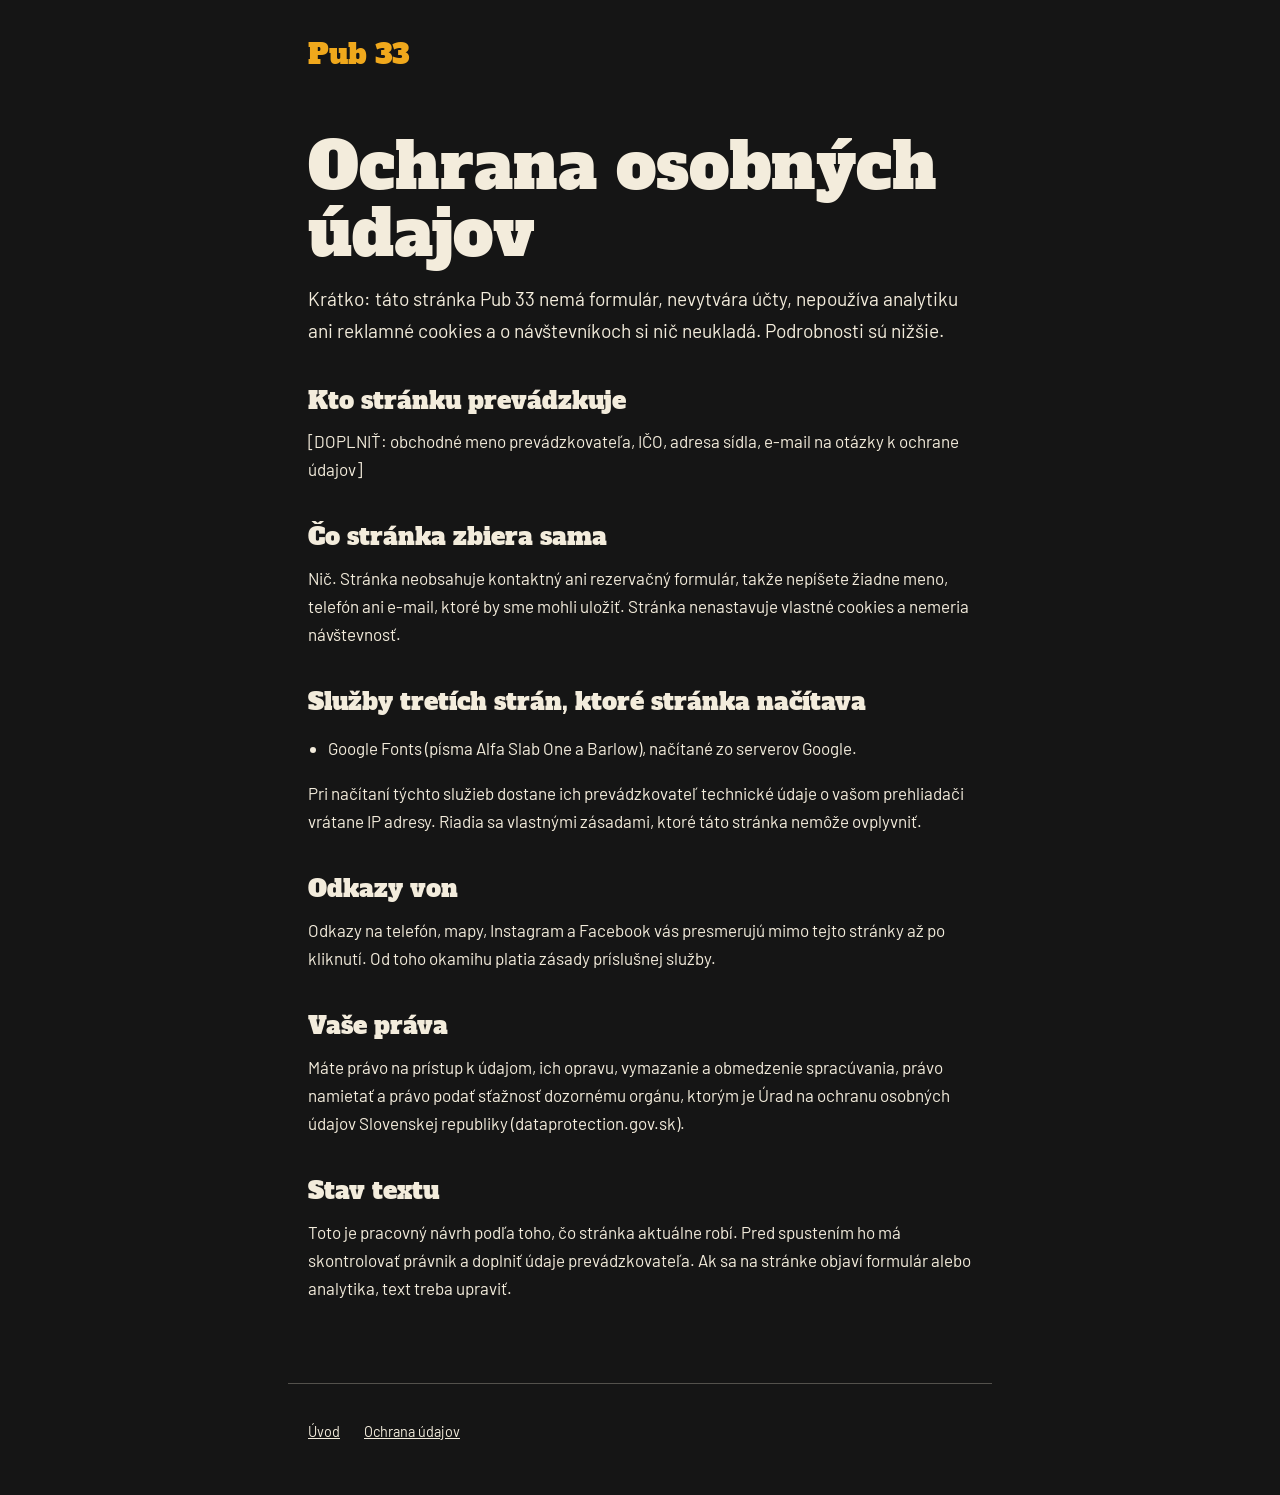
<file: ochrana-udajov.html>
<!doctype html>
<html lang="sk">
<head>
  <meta charset="utf-8">
  <meta name="viewport" content="width=device-width, initial-scale=1">
  <title>Ochrana údajov | Pub 33</title>
  <meta name="description" content="Aké údaje spracúva stránka Pub 33. Návrh na kontrolu právnikom.">
  <meta name="robots" content="noindex">
  <meta name="theme-color" content="#151515">
  <link rel="icon" href="assets/favicon.svg" type="image/svg+xml">
  <link rel="preconnect" href="https://fonts.googleapis.com">
  <link rel="preconnect" href="https://fonts.gstatic.com" crossorigin>
  <link href="https://fonts.googleapis.com/css2?family=Alfa+Slab+One&family=Barlow:wght@400;500;700&display=swap" rel="stylesheet">
  <link rel="stylesheet" href="style.css">
  <link rel="stylesheet" href="page.css">
</head>
<body class="page-body">
  <main class="page">
    <a class="page-home" href="./">Pub 33</a>
    <div class="page-content">
      <h1>Ochrana osobných údajov</h1>
      <p class="page-lead">Krátko: táto stránka Pub 33 nemá formulár, nevytvára účty, nepoužíva analytiku ani reklamné cookies a o návštevníkoch si nič neukladá. Podrobnosti sú nižšie.</p>

      <h2>Kto stránku prevádzkuje</h2>
      <p>[DOPLNIŤ: obchodné meno prevádzkovateľa, IČO, adresa sídla, e-mail na otázky k ochrane údajov]</p>

      <h2>Čo stránka zbiera sama</h2>
      <p>Nič. Stránka neobsahuje kontaktný ani rezervačný formulár, takže nepíšete žiadne meno, telefón ani e-mail, ktoré by sme mohli uložiť. Stránka nenastavuje vlastné cookies a nemeria návštevnosť.</p>

      <h2>Služby tretích strán, ktoré stránka načítava</h2>
      <ul>
        <li>Google Fonts (písma Alfa Slab One a Barlow), načítané zo serverov Google.</li>
      </ul>
      <p>Pri načítaní týchto služieb dostane ich prevádzkovateľ technické údaje o vašom prehliadači vrátane IP adresy. Riadia sa vlastnými zásadami, ktoré táto stránka nemôže ovplyvniť.</p>

      <h2>Odkazy von</h2>
      <p>Odkazy na telefón, mapy, Instagram a Facebook vás presmerujú mimo tejto stránky až po kliknutí. Od toho okamihu platia zásady príslušnej služby.</p>

      <h2>Vaše práva</h2>
      <p>Máte právo na prístup k údajom, ich opravu, vymazanie a obmedzenie spracúvania, právo namietať a právo podať sťažnosť dozornému orgánu, ktorým je Úrad na ochranu osobných údajov Slovenskej republiky (dataprotection.gov.sk).</p>

      <h2>Stav textu</h2>
      <p>Toto je pracovný návrh podľa toho, čo stránka aktuálne robí. Pred spustením ho má skontrolovať právnik a doplniť údaje prevádzkovateľa. Ak sa na stránke objaví formulár alebo analytika, text treba upraviť.</p>

    </div>
  </main>
  <footer class="page-footer">
    <a href="./">Úvod</a>
    <a href="ochrana-udajov.html">Ochrana údajov</a>
  </footer>
</body>
</html>
</file>
<file: style.css>
:root {
  --hero-bg: var(--bg);
  --hero-ink: var(--ink);
  --display-weight: 600;
  --display-leading: 1.02;
  --display-tracking: 0;
  --display-case: none;
  --radius: 8px;
  --radius-button: 6px;
  --space-1: 0.5rem;
  --space-2: 1rem;
  --space-3: 1.5rem;
  --space-4: 2.5rem;
  --space-5: 4rem;
  --space-6: 6rem;
  --gutter: 1.25rem;
  --dock-height: 4.75rem;
  --divider-height: 2.25rem;
  --bg: #151515;
  --bg-alt: #202020;
  --ink: #f3ecdc;
  --ink-muted: #b8b09e;
  --accent: #f0a81c;
  --accent-2: #e0503d;
  --on-accent: #151515;
  --line: rgba(243, 236, 220, 0.28);
  --display-weight: 400;
  --display-leading: 1.05;
  --font-display: "Alfa Slab One", Georgia, serif;
  --font-body: "Barlow", "Segoe UI", sans-serif;
  --radius: 0;
  --radius-button: 0;
  --board-bg: #262626;
  --board-frame: #7a5126;
  --board-ink: #f3ecdc;
  --footer-bg: #0b0b0b;
  --footer-ink: #f3ecdc;
  --art-1: #f0a81c;
  --art-2: #f3ecdc;
  --art-3: #151515;
  --art-4: #f3ecdc;
  --art-5: #7a5126;
  --art-6: #fff8e6;
  --tone-ink-accent: #8a5a10;
}

*,
*::before,
*::after {
  box-sizing: border-box;
}

html {
  scroll-behavior: smooth;
  scroll-padding-top: 4.5rem;
}

body {
  margin: 0;
  padding-bottom: var(--dock-height);
  background: var(--bg);
  color: var(--ink);
  font-family: var(--font-body);
  font-size: 1.0625rem;
  line-height: 1.6;
}

svg {
  display: block;
  max-width: 100%;
}

a {
  color: inherit;
}

:focus-visible {
  outline: 3px solid var(--accent);
  outline-offset: 3px;
}

h1,
h2,
h3 {
  margin: 0;
  font-family: var(--font-display);
  font-weight: var(--display-weight);
  line-height: var(--display-leading);
  letter-spacing: var(--display-tracking);
  text-transform: var(--display-case);
}

h1 {
  font-size: clamp(2.5rem, 9.5vw, 5.25rem);
}

h2 {
  font-size: clamp(2.1rem, 7vw, 3.75rem);
}

p {
  margin: 0 0 1em;
}

.skip-link {
  position: absolute;
  left: var(--gutter);
  top: -4rem;
  z-index: 20;
  padding: 0.75rem 1rem;
  background: var(--accent);
  color: var(--on-accent);
}

.skip-link:focus {
  top: 0.75rem;
}

.topbar {
  display: flex;
  flex-wrap: wrap;
  align-items: center;
  justify-content: space-between;
  gap: 0.25rem var(--space-3);
  padding: 0.5rem var(--gutter);
  background: var(--hero-bg);
  color: var(--hero-ink);
}

.brand {
  display: inline-flex;
  align-items: center;
  gap: 0.6rem;
  min-height: 2.75rem;
  font-family: var(--font-display);
  font-size: var(--brand-size, 1.5rem);
  font-weight: var(--display-weight);
  letter-spacing: var(--display-tracking);
  text-transform: var(--display-case);
  text-decoration: none;
}

.brand-mark {
  flex: none;
  width: 1.9rem;
  height: 1.9rem;
}

.topbar-nav {
  display: flex;
  align-items: center;
  gap: var(--space-2);
  font-size: 0.98rem;
  font-weight: 500;
}

.topbar-nav a:not(.button) {
  display: inline-block;
  padding: 0.7rem 0.15rem;
  text-decoration: none;
}

.topbar-nav a:not(.button):hover {
  text-decoration: underline;
  text-underline-offset: 0.25em;
}

.topbar-nav .topbar-cta {
  display: none;
  min-height: 2.75rem;
}

.button {
  display: inline-flex;
  align-items: center;
  justify-content: center;
  min-height: 3.25rem;
  padding: 0.75rem var(--space-3);
  border: 2px solid var(--accent);
  border-radius: var(--radius-button);
  background: var(--accent);
  color: var(--on-accent);
  font-family: var(--font-body);
  font-weight: 700;
  text-decoration: none;
  text-align: center;
  transition: background-color 0.2s, color 0.2s, border-color 0.2s;
}

.button:hover {
  background: transparent;
  color: inherit;
}

.button-ghost {
  background: transparent;
  border-color: currentColor;
  color: inherit;
}

.button-ghost:hover {
  background: var(--accent);
  border-color: var(--accent);
  color: var(--on-accent);
}

.actions {
  display: flex;
  flex-wrap: wrap;
  gap: 0.75rem;
}

.hero {
  display: grid;
  gap: var(--space-3);
  align-items: center;
  padding: var(--space-2) var(--gutter) var(--space-5);
  background: var(--hero-bg);
  color: var(--hero-ink);
}

.hero-art {
  order: -1;
  justify-self: center;
}

.hero-art svg {
  width: auto;
  height: min(15rem, 32svh);
  max-width: 100%;
}

.hero-kicker {
  margin: 0 0 var(--space-2);
  font-size: 0.82rem;
  font-weight: 700;
  letter-spacing: 0.16em;
  text-transform: uppercase;
  opacity: 0.8;
}

.hero-lede {
  max-width: 30rem;
  margin: var(--space-2) 0;
  font-size: 1.18rem;
  line-height: 1.5;
}

.hero-rating {
  margin: 0 0 var(--space-3);
  font-size: 0.95rem;
  opacity: 0.85;
}

.hero-rating strong {
  font-family: var(--font-display);
  font-size: 1.35rem;
}

.hero .actions {
  display: none;
}

.hero--center {
  text-align: center;
}

.hero--center .hero-lede {
  margin-inline: auto;
}

.hero--center .actions {
  justify-content: center;
}

.divider {
  height: var(--divider-height);
  background: var(--bg) url("assets/motif.svg") repeat-x center / auto 100%;
}

.section-inner {
  max-width: 72rem;
  margin: 0 auto;
  padding: var(--space-5) var(--gutter);
}

.offer-intro {
  max-width: 34rem;
  margin: var(--space-2) 0 0;
  color: var(--ink-muted);
}

.offer-list {
  margin: var(--space-4) 0 0;
  padding: 0;
  list-style: none;
}

.offer-name {
  font-family: var(--font-display);
  font-weight: var(--display-weight);
  font-size: 1.6rem;
  line-height: 1.15;
  text-transform: var(--display-case);
  letter-spacing: var(--display-tracking);
}

.placeholder {
  border-bottom: 1px dashed currentColor;
  color: var(--ink-muted);
  font-family: var(--font-body);
  font-size: 0.92rem;
  font-weight: 400;
  letter-spacing: 0;
  text-transform: none;
}

.offer--menu .offer-list li {
  display: flex;
  align-items: baseline;
  gap: 0.75rem;
  padding: 0.9rem 0;
}

.offer--menu .offer-gap {
  flex: 1;
  min-width: 1rem;
  border-bottom: 2px dotted var(--line);
}

.offer--menu .offer-list {
  max-width: 44rem;
}

.offer--numbered .offer-list {
  counter-reset: item;
  border-top: 1px solid var(--line);
}

.offer--numbered .offer-list li {
  display: grid;
  grid-template-columns: 3.25rem 1fr;
  align-items: baseline;
  column-gap: var(--space-2);
  padding: var(--space-3) 0;
  border-bottom: 1px solid var(--line);
  counter-increment: item;
}

.offer--numbered .offer-list li::before {
  content: counter(item, decimal-leading-zero);
  grid-row: span 2;
  color: var(--accent-2);
  font-family: var(--font-display);
  font-size: 1.6rem;
}

.offer--numbered .offer-name {
  font-size: clamp(1.8rem, 5vw, 2.6rem);
}

.offer--numbered .placeholder {
  grid-column: 2;
  justify-self: start;
  margin-top: 0.35rem;
}

.offer--numbered .offer-gap,
.offer--tiles .offer-gap,
.offer--chips .offer-gap {
  display: none;
}

.offer--tiles .offer-list {
  display: grid;
  gap: var(--space-2);
}

.offer--tiles .offer-list li {
  padding: var(--space-3);
  border: 1px solid var(--line);
  border-top: 6px solid var(--accent);
  border-radius: var(--radius);
  background: var(--bg-alt);
}

.offer--tiles .offer-list li:nth-child(even) {
  border-top-color: var(--accent-2);
}

.offer--tiles .offer-name,
.offer--tiles .placeholder {
  display: block;
}

.offer--tiles .placeholder {
  display: inline-block;
  margin-top: 0.5rem;
}

.offer--chalk .section-inner {
  max-width: 60rem;
}

.offer--chalk .offer-board {
  margin-top: var(--space-4);
  padding: var(--space-3);
  border: 8px solid var(--board-frame);
  border-radius: var(--radius);
  background: var(--board-bg);
  color: var(--board-ink);
}

.offer--chalk .offer-list {
  margin: 0;
}

.offer--chalk .offer-list li {
  display: flex;
  align-items: baseline;
  gap: 0.75rem;
  padding: 0.8rem 0;
  border-bottom: 1px dashed rgba(255, 255, 255, 0.35);
}

.offer--chalk .offer-list li:last-child {
  border-bottom: 0;
}

.offer--chalk .offer-gap {
  flex: 1;
}

.offer--chalk .placeholder {
  color: inherit;
  opacity: 0.8;
}

.offer--chips .offer-list {
  display: flex;
  flex-wrap: wrap;
  gap: 0.75rem;
}

.offer--chips .offer-list li {
  display: flex;
  flex-direction: column;
  gap: 0.25rem;
  padding: 0.9rem 1.25rem;
  border: 2px solid var(--ink);
  border-radius: var(--radius);
}

.offer--chips .offer-list li:nth-child(3n + 2) {
  background: var(--accent);
  border-color: var(--accent);
  color: var(--on-accent);
}

.offer--chips .offer-list li:nth-child(3n + 2) .placeholder {
  color: inherit;
}

.visit {
  background: var(--bg-alt);
}

.visit-grid {
  display: grid;
  gap: var(--space-4);
  margin-top: var(--space-4);
}

.label {
  display: block;
  margin-bottom: 0.5rem;
  color: var(--ink-muted);
  font-size: 0.8rem;
  font-weight: 700;
  letter-spacing: 0.16em;
  text-transform: uppercase;
}

.visit address {
  font-style: normal;
}

.visit address p {
  margin-bottom: 0.25rem;
}

.visit p a,
.contact-links a {
  display: inline-block;
  padding: 0.55rem 0;
  font-weight: 600;
}

.visit p a {
  padding: 0.55rem 0;
}

.visit-rating strong {
  font-family: var(--font-display);
  font-size: 2.5rem;
  line-height: 1;
}

.map {
  display: block;
  width: 100%;
  height: 20rem;
  margin-top: var(--space-4);
  border: 0;
  border-radius: var(--radius);
}

.footer {
  padding: var(--space-3) var(--gutter) var(--space-4);
  background: var(--footer-bg, var(--ink));
  color: var(--footer-ink, var(--bg));
  font-size: 0.9rem;
}

.footer-links {
  display: flex;
  flex-wrap: wrap;
  gap: var(--space-3);
  margin: 0;
}

.footer-links a {
  display: inline-block;
  padding: 0.7rem 0;
}

.footer-note {
  margin: var(--space-1) 0 0;
  opacity: 0.8;
}

.dock {
  position: fixed;
  inset: auto 0 0 0;
  z-index: 15;
  display: grid;
  grid-template-columns: 1.4fr 1fr;
  gap: 0.75rem;
  padding: 0.75rem var(--gutter) calc(0.75rem + env(safe-area-inset-bottom));
  background: var(--footer-bg, var(--ink));
  color: var(--footer-ink, var(--bg));
  border-top: 1px solid var(--line);
}

@media (min-width: 48rem) {
  :root {
    --gutter: 3rem;
  }

  body {
    padding-bottom: 0;
  }

  .dock {
    display: none;
  }

  .topbar {
    padding-block: 0.75rem;
  }

  .topbar-nav .topbar-cta {
    display: inline-flex;
  }

  .hero {
    grid-template-columns: minmax(0, 1.1fr) minmax(0, 0.9fr);
    gap: var(--space-5);
    min-height: min(44rem, calc(100svh - 4.5rem));
    padding-top: var(--space-4);
  }

  .hero--center {
    grid-template-columns: minmax(0, 1fr);
    gap: var(--space-4);
    align-content: center;
  }

  .hero--center .hero-art {
    order: 0;
  }

  .hero-art {
    order: 0;
    justify-self: end;
  }

  .hero--reverse .hero-art {
    order: -1;
    justify-self: start;
  }

  .hero-art svg {
    height: min(34rem, 68svh);
  }

  .hero--center .hero-art svg {
    height: min(21rem, 36svh);
  }

  .hero .actions {
    display: flex;
  }

  .offer--tiles .offer-list {
    grid-template-columns: repeat(3, 1fr);
  }

  .visit-grid {
    grid-template-columns: repeat(3, 1fr);
    gap: var(--space-5);
  }
}

@media (min-width: 75rem) {
  :root {
    --gutter: max(4rem, calc((100vw - 76rem) / 2));
  }
}

@media (prefers-reduced-motion: reduce) {
  html {
    scroll-behavior: auto;
  }

  .button {
    transition: none;
  }
}

.hero-banner {
  grid-column: 1 / -1;
  order: -2;
  margin: calc(var(--space-2) * -1) calc(var(--gutter) * -1) 0;
}

.hero-banner {
  align-self: start;
}

.hero:has(.hero-banner) {
  align-content: start;
}

.hero-banner svg {
  display: block;
  width: 100%;
  height: auto;
}

.hero-art {
  position: relative;
}

.idea-hint {
  margin: var(--space-1) 0 0;
  font-size: 0.85rem;
  text-align: center;
  opacity: 0.75;
}

.controls {
  display: flex;
  flex-wrap: wrap;
  justify-content: center;
  gap: 0.5rem;
  margin-top: var(--space-2);
}

.control {
  min-height: 2.75rem;
  padding: 0.5rem 1rem;
  border: 2px solid currentColor;
  border-radius: var(--radius-button);
  background: transparent;
  color: inherit;
  font: inherit;
  font-size: 0.95rem;
  font-weight: 600;
  cursor: pointer;
  transition: background-color 0.2s, color 0.2s, border-color 0.2s;
}

.control:hover,
.control[aria-pressed="true"] {
  background: var(--accent);
  border-color: var(--accent);
  color: var(--on-accent);
}

@media (prefers-reduced-motion: reduce) {
  *,
  *::before,
  *::after {
    transition: none !important;
    animation: none !important;
  }

  .control[data-replay] {
    display: none;
  }
}

.art [role="button"],
.art a {
  cursor: pointer;
}

.art [role="button"]:focus-visible,
.art a:focus-visible {
  outline: 3px solid var(--accent);
  outline-offset: 4px;
}

.block {
  --s-bg: var(--bg);
  --s-ink: var(--ink);
  --s-muted: var(--ink-muted);
  --s-line: var(--line);
  --s-accent: var(--accent);
  --s-on-accent: var(--on-accent);
  position: relative;
  background: var(--s-bg);
  color: var(--s-ink);
}

.tone-alt {
  --s-bg: var(--bg-alt);
}

.tone-ink {
  --s-bg: var(--ink);
  --s-ink: var(--bg);
  --s-muted: color-mix(in srgb, var(--bg) 76%, var(--ink));
  --s-line: color-mix(in srgb, var(--bg) 26%, transparent);
  --s-accent: var(--tone-ink-accent, color-mix(in srgb, var(--accent) 55%, var(--bg)));
  --s-on-accent: var(--ink);
}

.tone-accent {
  --s-bg: var(--accent);
  --s-ink: var(--on-accent);
  --s-muted: var(--on-accent);
  --s-line: color-mix(in srgb, var(--on-accent) 36%, transparent);
  --s-accent: var(--on-accent);
  --s-on-accent: var(--accent);
}

.block-inner {
  padding: var(--space-5) var(--gutter);
}

.block-title {
  max-width: 18ch;
  font-size: clamp(2.3rem, 6.4vw, 4.75rem);
}

.block-lead {
  max-width: 38rem;
  margin: var(--space-2) 0 0;
  color: var(--s-muted);
  font-size: 1.16rem;
  line-height: 1.5;
}

.block-lead:empty {
  display: none;
}

.block-note {
  max-width: 38rem;
  margin: var(--space-3) 0 0;
  color: var(--s-muted);
  font-size: 0.9rem;
}

.block .button {
  border-color: var(--s-accent);
  background: var(--s-accent);
  color: var(--s-on-accent);
}

.block .button:hover {
  background: transparent;
  color: var(--s-ink);
}

.block .button-ghost {
  border-color: currentColor;
  background: transparent;
  color: var(--s-ink);
}

.block .button-ghost:hover {
  border-color: var(--s-accent);
  background: var(--s-accent);
  color: var(--s-on-accent);
}

.statement-text {
  max-width: 24ch;
  margin: 0;
  font-family: var(--font-display);
  font-size: clamp(2.2rem, 6.6vw, 5.4rem);
  font-weight: var(--display-weight);
  line-height: 1.04;
  letter-spacing: var(--display-tracking);
  text-transform: var(--display-case);
}

.statement-text em {
  color: var(--s-accent);
  font-style: normal;
}

.statement-facts {
  display: grid;
  gap: var(--space-3);
  margin: var(--space-4) 0 0;
  padding: var(--space-3) 0 0;
  border-top: 1px solid var(--s-line);
}

.statement-facts dt {
  margin-bottom: 0.25rem;
  color: var(--s-muted);
  font-size: 0.8rem;
  font-weight: 700;
  letter-spacing: 0.14em;
  text-transform: uppercase;
}

.statement-facts dd {
  margin: 0;
  font-family: var(--font-display);
  font-size: clamp(1.35rem, 3vw, 1.85rem);
  font-weight: var(--display-weight);
  line-height: 1.15;
}

.rows {
  margin: var(--space-4) 0 0;
  padding: 0;
  list-style: none;
  border-top: 1px solid var(--s-line);
}

.row {
  display: grid;
  gap: var(--space-1);
  padding: var(--space-3) 0;
  border-bottom: 1px solid var(--s-line);
}

.row-name {
  font-family: var(--font-display);
  font-size: clamp(1.75rem, 4.6vw, 3rem);
  font-weight: var(--display-weight);
  line-height: 1.06;
  letter-spacing: var(--display-tracking);
  text-transform: var(--display-case);
}

.row-text {
  max-width: 34rem;
  margin: 0;
  color: var(--s-muted);
}

.steps {
  display: grid;
  gap: var(--space-4);
  margin: var(--space-4) 0 0;
  padding: 0;
  list-style: none;
  counter-reset: step;
}

.step {
  position: relative;
  padding-left: 3.75rem;
  counter-increment: step;
}

.step::before {
  content: counter(step);
  position: absolute;
  top: -0.2rem;
  left: 0;
  display: grid;
  place-items: center;
  width: 2.75rem;
  height: 2.75rem;
  border-radius: var(--radius);
  background: var(--s-accent);
  color: var(--s-on-accent);
  font-family: var(--font-display);
  font-size: 1.35rem;
  font-weight: var(--display-weight);
}

.step-art {
  width: 100%;
  max-width: 13rem;
  margin-bottom: var(--space-2);
}

.step-title {
  font-size: 1.5rem;
  line-height: 1.15;
}

.step-text {
  margin: 0.4rem 0 0;
  color: var(--s-muted);
}

.week-head {
  display: grid;
  gap: var(--space-3);
}

.week-status {
  display: inline-flex;
  align-items: center;
  gap: 0.6rem;
  margin: 0;
  font-weight: 700;
}

.week-status::before {
  content: "";
  width: 0.7rem;
  height: 0.7rem;
  border-radius: 50%;
  background: var(--s-muted);
}

.week-status[data-open="true"]::before {
  background: var(--s-accent);
}

.week {
  margin: var(--space-4) 0 0;
  padding: 0;
  list-style: none;
}

.week-day {
  display: grid;
  grid-template-columns: 2.5rem minmax(0, 1fr) auto;
  align-items: center;
  gap: var(--space-2);
  min-height: 3rem;
  border-top: 1px solid var(--s-line);
}

.week-day.is-today {
  font-weight: 700;
}

.week-track {
  position: relative;
  height: 0.75rem;
  border-radius: 2px;
  background: color-mix(in srgb, var(--s-ink) 9%, transparent);
}

.week-bar {
  position: absolute;
  top: 0;
  bottom: 0;
  left: var(--from);
  width: var(--span);
  border-radius: 2px;
  background: color-mix(in srgb, var(--s-accent) 62%, var(--s-bg));
}

.week-day.is-today .week-bar {
  background: var(--s-accent);
}

.week-time {
  min-width: 6.4rem;
  font-variant-numeric: tabular-nums;
  text-align: right;
}

.notes {
  display: grid;
  gap: 0;
  margin: var(--space-4) 0 0;
  padding: 0;
  list-style: none;
  border-top: 1px solid var(--s-line);
}

.note {
  display: grid;
  gap: 0.2rem;
  padding: var(--space-2) 0;
  border-bottom: 1px solid var(--s-line);
}

.note-title {
  font-weight: 700;
}

.note-text {
  margin: 0;
  color: var(--s-muted);
}

.note-text a {
  display: inline-block;
  padding: 0.65rem 0;
  color: var(--s-ink);
  font-weight: 700;
}

.place-grid {
  display: grid;
}

.place-map {
  position: relative;
  min-height: 21rem;
  overflow: hidden;
  background: var(--bg-alt);
}

.street-map {
  position: absolute;
  inset: 0;
  width: 100%;
  height: 100%;
  max-width: none;
}

.map-street {
  font-family: var(--font-body);
  font-size: 15px;
  font-weight: 600;
  letter-spacing: 0.03em;
  paint-order: stroke;
  stroke: var(--bg);
  stroke-width: 4px;
  stroke-linejoin: round;
}

.map-pin-label {
  font-family: var(--font-display);
  font-size: 24px;
  font-weight: var(--display-weight);
  paint-order: stroke;
  stroke: var(--bg);
  stroke-width: 6px;
  stroke-linejoin: round;
}

.place-credit {
  position: absolute;
  right: 0;
  bottom: 0;
  z-index: 1;
  padding: 0.15rem 0.5rem;
  background: color-mix(in srgb, var(--s-bg) 82%, transparent);
  font-size: 0.72rem;
}

.place-copy {
  padding: var(--space-5) var(--gutter);
}

.place-copy .block-title {
  font-size: clamp(2rem, 3.6vw, 3.25rem);
}

.block-title,
.statement-text,
.closing-title,
.row-name,
.step-title {
  overflow-wrap: break-word;
  hyphens: auto;
}

.place-address {
  margin: var(--space-3) 0 0;
  font-style: normal;
  font-size: 1.2rem;
  line-height: 1.4;
}

.place-text {
  max-width: 30rem;
  margin: var(--space-2) 0 0;
  color: var(--s-muted);
}

.place-links {
  display: grid;
  justify-items: start;
  gap: 0.15rem;
  margin: var(--space-3) 0 0;
  padding: 0;
  list-style: none;
}

.place-links a {
  display: inline-block;
  padding: 0.6rem 0;
  font-weight: 700;
}

.photo-band {
  margin: 0;
}

.photo-band img {
  display: block;
  width: 100%;
  height: clamp(20rem, 62vw, 40rem);
  object-fit: cover;
}

.photo-band figcaption {
  padding: var(--space-1) var(--gutter);
  background: var(--s-bg);
  color: var(--s-muted);
  font-size: 0.8rem;
}

.closing-grid {
  display: grid;
  gap: var(--space-4);
}

.closing-title {
  max-width: 14ch;
  font-size: clamp(2.6rem, 8.6vw, 6.5rem);
}

.closing-score {
  margin: 0;
}

.closing-score strong {
  display: block;
  margin-bottom: 0.4rem;
  font-variant-numeric: lining-nums;
  font-family: var(--font-display);
  font-size: clamp(4rem, 13vw, 8.5rem);
  font-weight: var(--display-weight);
  line-height: 1;
}

.closing .actions {
  margin-top: var(--space-3);
}

.topbar-nav a:not(.button) {
  white-space: nowrap;
}

.dock {
  grid-template-columns: 1.9fr 1fr;
}

.dock .button {
  padding-inline: 0.5rem;
  font-size: clamp(0.84rem, 3.9vw, 0.98rem);
  line-height: 1.15;
}

@media (max-width: 47.99rem) {
  .topbar {
    flex-wrap: nowrap;
    gap: 0.75rem;
  }

  .brand {
    min-width: 0;
    white-space: nowrap;
  }

  .topbar-nav {
    gap: 0.7rem;
    font-size: 0.9rem;
  }

  .topbar-nav a:not(.button):nth-of-type(n + 3) {
    display: none;
  }
}

@media (min-width: 48rem) {
  .block-inner {
    padding-block: var(--space-6);
  }

  .statement-facts {
    grid-template-columns: repeat(auto-fit, minmax(11rem, 1fr));
    gap: var(--space-4);
  }

  .row {
    grid-template-columns: minmax(0, 1fr) minmax(0, 1fr);
    align-items: baseline;
    gap: var(--space-4);
  }

  .steps {
    grid-template-columns: repeat(var(--step-count, 3), minmax(0, 1fr));
    gap: var(--space-3);
  }

  .step {
    padding-left: 0;
    padding-top: 3.75rem;
  }

  .week-head {
    grid-template-columns: minmax(0, 1fr) auto;
    align-items: end;
  }

  .notes {
    grid-template-columns: repeat(2, minmax(0, 1fr));
    column-gap: var(--space-5);
  }

  .place-grid {
    grid-template-columns: minmax(0, 1.5fr) minmax(0, 1fr);
    min-height: 40rem;
  }

  .place-grid--flip .place-map {
    order: 1;
  }

  .place-copy {
    align-self: center;
    padding-left: var(--space-5);
  }

  .place-grid--flip .place-copy {
    padding-right: var(--space-5);
    padding-left: var(--gutter);
  }

  .closing-grid {
    grid-template-columns: minmax(0, 1fr) auto;
    align-items: end;
  }
}

.room {
  display: grid;
  gap: var(--space-2);
  margin: var(--space-4) 0 0;
  padding: 0;
  list-style: none;
}

.room-tile {
  display: grid;
  align-content: end;
  gap: 0.35rem;
  min-height: 19rem;
  padding: var(--space-3);
  overflow: hidden;
  border-radius: var(--radius);
  background: var(--tile, var(--bg-alt));
  color: var(--tile-ink, var(--ink));
}

.room-tile svg {
  width: 100%;
  height: 11rem;
  margin-bottom: var(--space-1);
}

.room-tile h3 {
  font-size: 1.75rem;
  line-height: 1.05;
}

.room-tile p {
  margin: 0;
  font-size: 0.98rem;
  line-height: 1.4;
}

@media (min-width: 48rem) {
  .room {
    grid-template-columns: repeat(6, minmax(0, 1fr));
  }

  .room-tile {
    grid-column: span 2;
  }

  .room-tile:nth-child(1),
  .room-tile:nth-child(2) {
    grid-column: span 3;
  }

  .room-tile:nth-child(1) svg,
  .room-tile:nth-child(2) svg {
    height: 15rem;
  }
}
.fa1{fill:var(--art-1)}
.sa1{stroke:var(--art-1);fill:none}
.fa2{fill:var(--art-2)}
.sa2{stroke:var(--art-2);fill:none}
.fa3{fill:var(--art-3)}
.sa3{stroke:var(--art-3);fill:none}
.fa4{fill:var(--art-4)}
.sa4{stroke:var(--art-4);fill:none}
.fa5{fill:var(--art-5)}
.sa5{stroke:var(--art-5);fill:none}
.fa6{fill:var(--art-6)}
.sa6{stroke:var(--art-6);fill:none}
.fn{fill:none}
.fb{fill:var(--hero-bg)}
.art-text{font-family:var(--font-display);font-weight:var(--display-weight)}
.art{stroke-linecap:round;stroke-linejoin:round}.offer--chalk .offer-name {
  font-size: 1.4rem;
}

.pub .coaster {
  transform-box: fill-box;
  transform-origin: center;
}

.pub .coaster-front,
.pub .coaster-back {
  transition: opacity 0.2s;
}

.pub .coaster.is-back .coaster-front {
  opacity: 0;
}

.pub .coaster.is-back .coaster-back {
  opacity: 1;
}

.pub .beer,
.pub .foam {
  transform-box: fill-box;
}

@media (prefers-reduced-motion: no-preference) {
.pub .beer {
  transform-origin: center bottom;
  animation: pub-fill 1.8s cubic-bezier(0.3, 0.7, 0.3, 1) both;
}

.pub .foam {
  animation: pub-foam 1.8s cubic-bezier(0.3, 0.7, 0.3, 1) both;
}

.pub .coaster.is-flipping {
  animation: pub-flip 0.7s ease-in-out;
}

@keyframes pub-fill {
  from { transform: scaleY(0.05); }
  to { transform: scaleY(1); }
}

@keyframes pub-foam {
  from { transform: translateY(210px); }
  to { transform: translateY(0); }
}

@keyframes pub-flip {
  0% { transform: scaleX(1); }
  50% { transform: scaleX(0.02); }
  100% { transform: scaleX(1); }
}
}
</file>
<file: page.css>
:root {
  --page-bg: var(--bg);
  --page-ink: var(--ink);
  --page-accent: var(--accent);
  --page-accent-ink: var(--on-accent);
  --page-line: var(--line);
  --page-display-font: var(--font-display);
  --page-body-font: var(--font-body);
}

.page-body {
  min-height: 100vh;
  padding-bottom: 0;
  background: var(--page-bg);
  color: var(--page-ink);
  font-family: var(--page-body-font);
}

.page {
  max-width: 44rem;
  margin: 0 auto;
  padding: 1.5rem 1.25rem 4rem;
}

.page-home {
  display: inline-block;
  margin-bottom: 3rem;
  padding: 0.5rem 0;
  color: var(--page-accent);
  font-family: var(--page-display-font);
  font-size: 1.75rem;
  text-decoration: none;
}

.page-content h1 {
  margin-bottom: 1rem;
  font-family: var(--page-display-font);
  font-size: clamp(2.5rem, 8vw, 4rem);
  line-height: 1.05;
}

.page-content h2 {
  margin: 2.5rem 0 0.75rem;
  font-family: var(--page-display-font);
  font-size: 1.5rem;
  line-height: 1.2;
}

.page-content p,
.page-content li {
  line-height: 1.65;
}

.page-content ul {
  padding-left: 1.25rem;
}

.page-lead {
  font-size: 1.2rem;
}

.page-code {
  margin: 0;
  color: var(--page-accent);
  font-family: var(--page-display-font);
  font-size: clamp(5rem, 24vw, 10rem);
  line-height: 1;
}

.page-button {
  display: inline-flex;
  align-items: center;
  min-height: 3.25rem;
  padding: 0.75rem 1.5rem;
  background: var(--page-accent);
  color: var(--page-accent-ink);
  font-weight: 700;
  text-decoration: none;
}

.page-button:hover {
  background: var(--page-ink);
}

.page-content a:not(.page-button) {
  text-decoration-color: var(--page-accent);
  text-underline-offset: 0.2em;
}

.page-footer {
  display: flex;
  gap: 1.5rem;
  max-width: 44rem;
  margin: 0 auto;
  padding: 1.5rem 1.25rem 2.5rem;
  border-top: 1px solid var(--page-line);
  font-size: 0.9rem;
}

.page-footer a {
  display: inline-block;
  padding: 0.75rem 0;
}

.page-content p a:not(.page-button) {
  display: inline-block;
  padding: 0.5rem 0;
}
</file>
